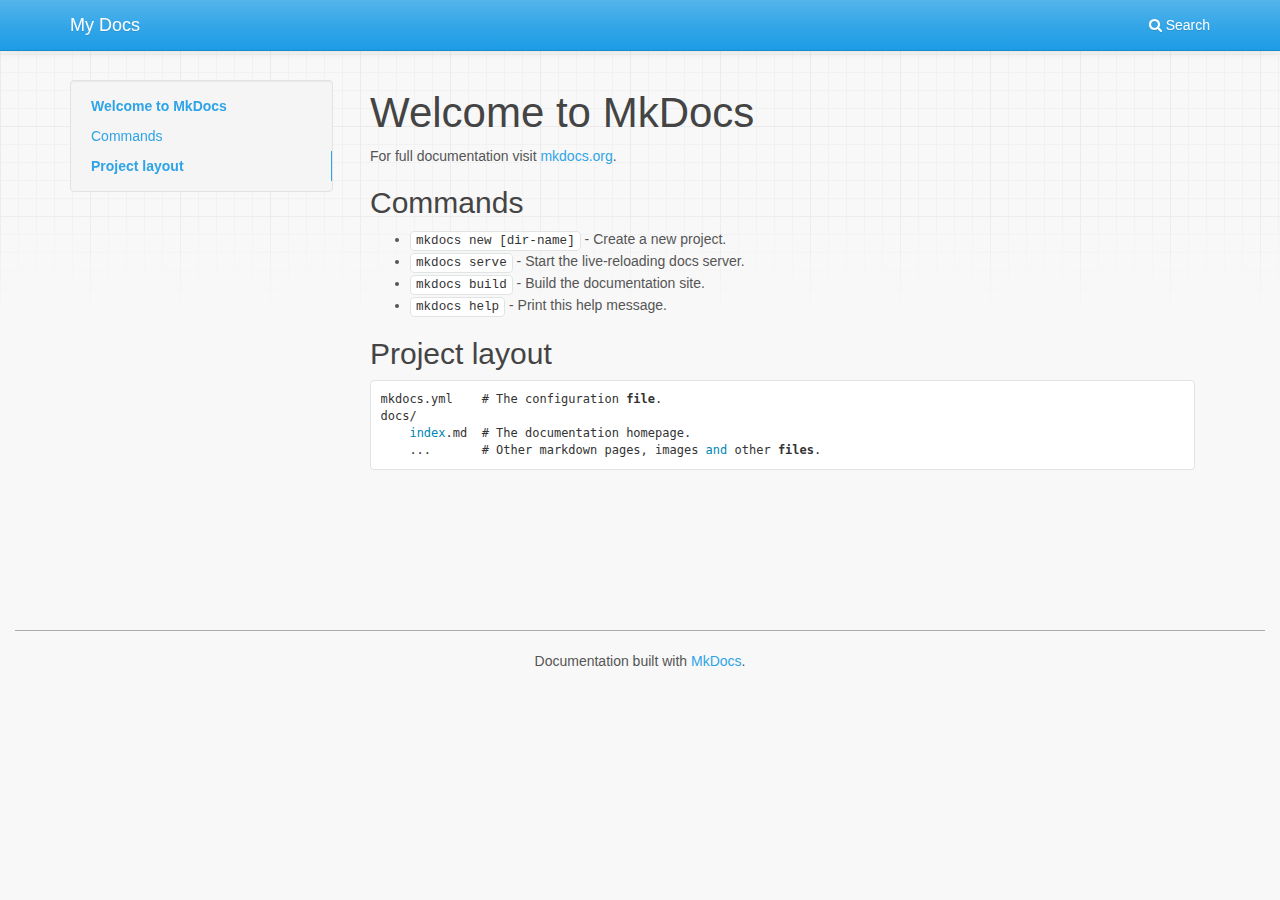
<file: index.html>
<!DOCTYPE html>
<html lang="en">
    <head>
        <meta charset="utf-8">
        <meta http-equiv="X-UA-Compatible" content="IE=edge">
        <meta name="viewport" content="width=device-width, initial-scale=1.0">
        <meta name="description" content="None">
        
        
        <link rel="shortcut icon" href="./img/favicon.ico">
        <title>My Docs</title>
        <link href="./css/bootstrap-custom.min.css" rel="stylesheet">
        <link href="./css/font-awesome-4.5.0.css" rel="stylesheet">
        <link href="./css/base.css" rel="stylesheet">
        <link rel="stylesheet" href="./css/highlight.css">
        <!-- HTML5 shim and Respond.js IE8 support of HTML5 elements and media queries -->
        <!--[if lt IE 9]>
            <script src="https://oss.maxcdn.com/libs/html5shiv/3.7.0/html5shiv.js"></script>
            <script src="https://oss.maxcdn.com/libs/respond.js/1.3.0/respond.min.js"></script>
        <![endif]-->
	
	<script src="./js/jquery-1.10.2.min.js"></script>
        <script src="./js/bootstrap-3.0.3.min.js"></script>
        <script src="./js/highlight.pack.js"></script> 
    </head>

    <body class="homepage">

        <div class="navbar navbar-default navbar-fixed-top" role="navigation">
    <div class="container">

        <!-- Collapsed navigation -->
        <div class="navbar-header">
            <a class="navbar-brand" href=".">My Docs</a>
        </div>

        <!-- Expanded navigation -->
        <div class="navbar-collapse collapse">

            <ul class="nav navbar-nav navbar-right">
                <li>
                    <a href="#" data-toggle="modal" data-target="#mkdocs_search_modal">
                        <i class="fa fa-search"></i> Search
                    </a>
                </li>
            </ul>
        </div>
    </div>
</div>

        <div class="container">
                <div class="col-md-3"><div class="bs-sidebar hidden-print affix well" role="complementary">
    <ul class="nav bs-sidenav">
        <li class="main active"><a href="#welcome-to-mkdocs">Welcome to MkDocs</a></li>
            <li><a href="#commands">Commands</a></li>
            <li><a href="#project-layout">Project layout</a></li>
    </ul>
</div></div>
                <div class="col-md-9" role="main">

<h1 id="welcome-to-mkdocs">Welcome to MkDocs</h1>
<p>For full documentation visit <a href="http://mkdocs.org">mkdocs.org</a>.</p>
<h2 id="commands">Commands</h2>
<ul>
<li><code>mkdocs new [dir-name]</code> - Create a new project.</li>
<li><code>mkdocs serve</code> - Start the live-reloading docs server.</li>
<li><code>mkdocs build</code> - Build the documentation site.</li>
<li><code>mkdocs help</code> - Print this help message.</li>
</ul>
<h2 id="project-layout">Project layout</h2>
<pre><code>mkdocs.yml    # The configuration file.
docs/
    index.md  # The documentation homepage.
    ...       # Other markdown pages, images and other files.
</code></pre></div>
        </div>

        <footer class="col-md-12">
            <hr>
            <p>Documentation built with <a href="http://www.mkdocs.org/">MkDocs</a>.</p>
        </footer>
        <script>var base_url = '.';</script>
        <script data-main="./mkdocs/js/search.js" src="./mkdocs/js/require.js"></script>
        <script src="./js/base.js"></script><div class="modal" id="mkdocs_search_modal" tabindex="-1" role="dialog" aria-labelledby="Search Modal" aria-hidden="true">
    <div class="modal-dialog">
        <div class="modal-content">
            <div class="modal-header">
                <button type="button" class="close" data-dismiss="modal"><span aria-hidden="true">&times;</span><span class="sr-only">Close</span></button>
                <h4 class="modal-title" id="exampleModalLabel">Search</h4>
            </div>
            <div class="modal-body">
                <p>
                    From here you can search these documents. Enter
                    your search terms below.
                </p>
                <form role="form">
                    <div class="form-group">
                        <input type="text" class="form-control" placeholder="Search..." id="mkdocs-search-query">
                    </div>
                </form>
                <div id="mkdocs-search-results"></div>
            </div>
            <div class="modal-footer">
            </div>
        </div>
    </div>
</div>

    </body>
</html>

<!--
MkDocs version : 0.16.3
Build Date UTC : 2019-11-26 18:38:14
-->
</file>
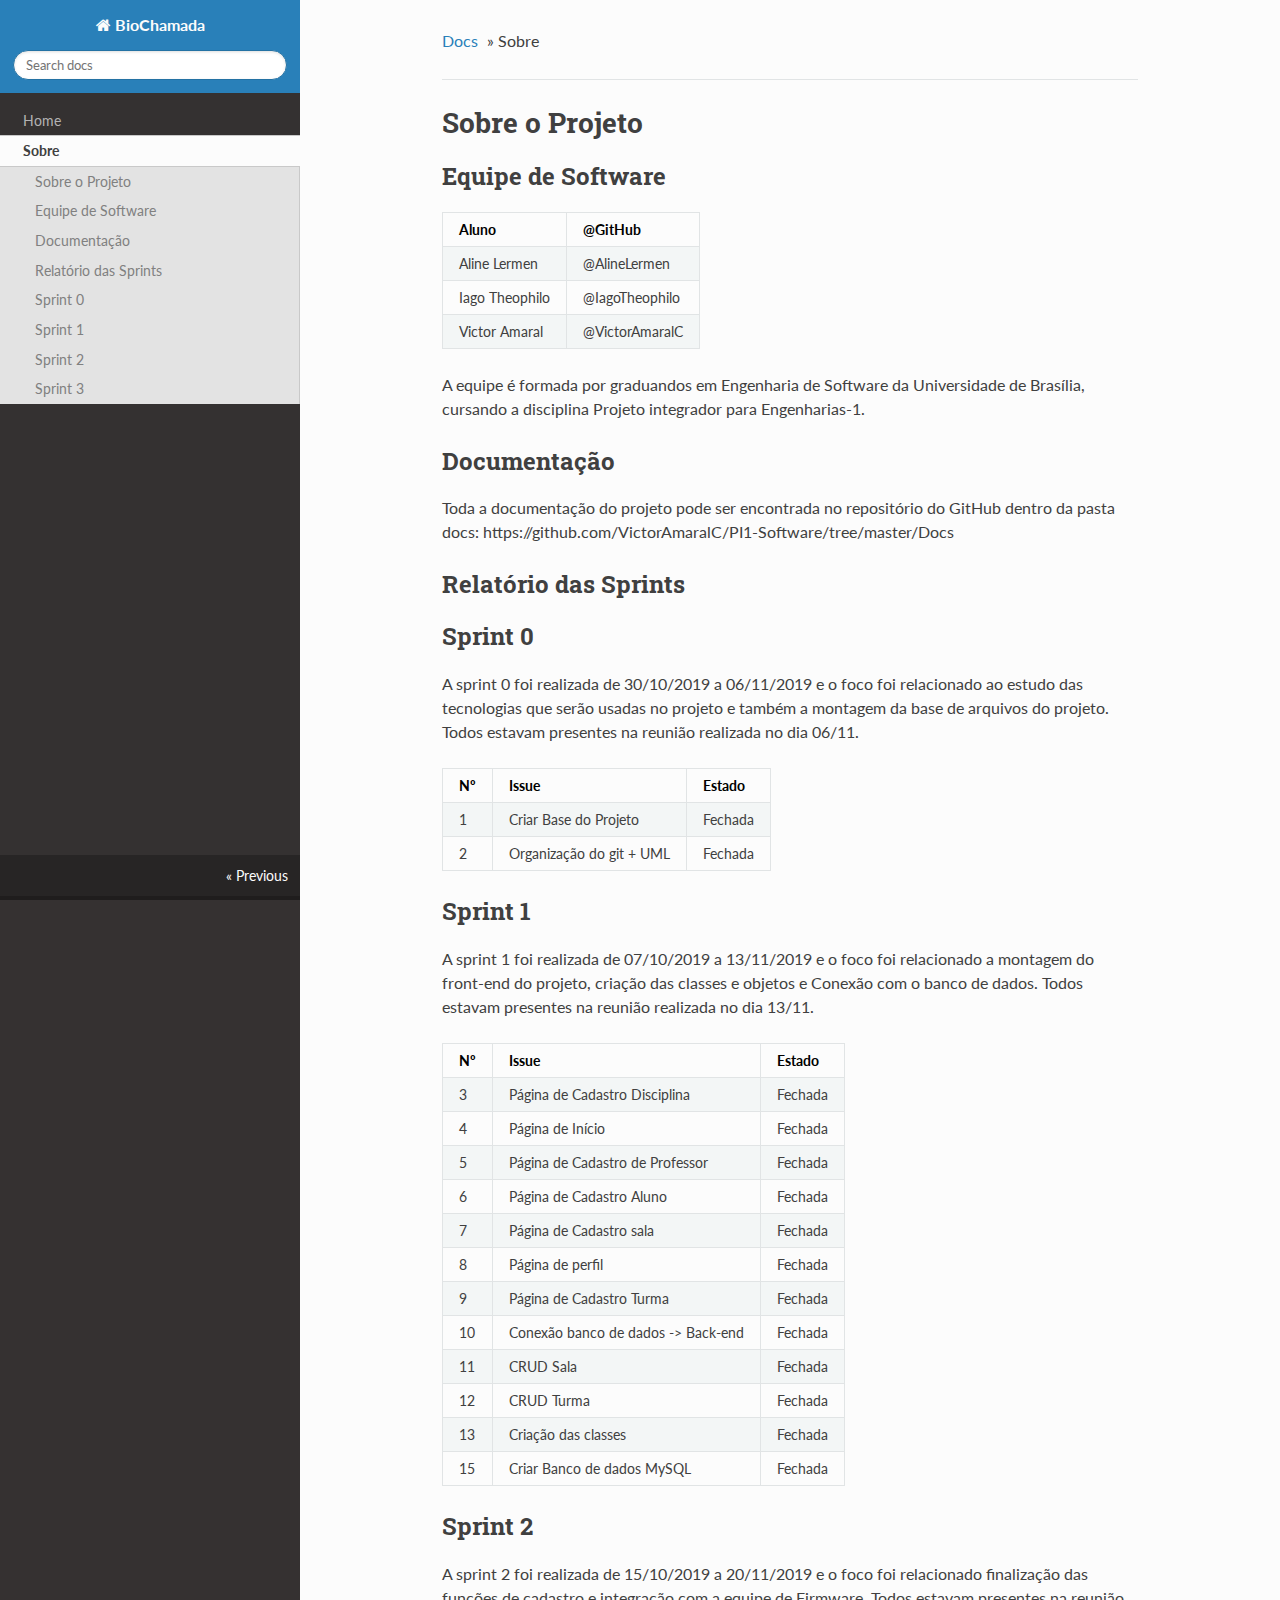
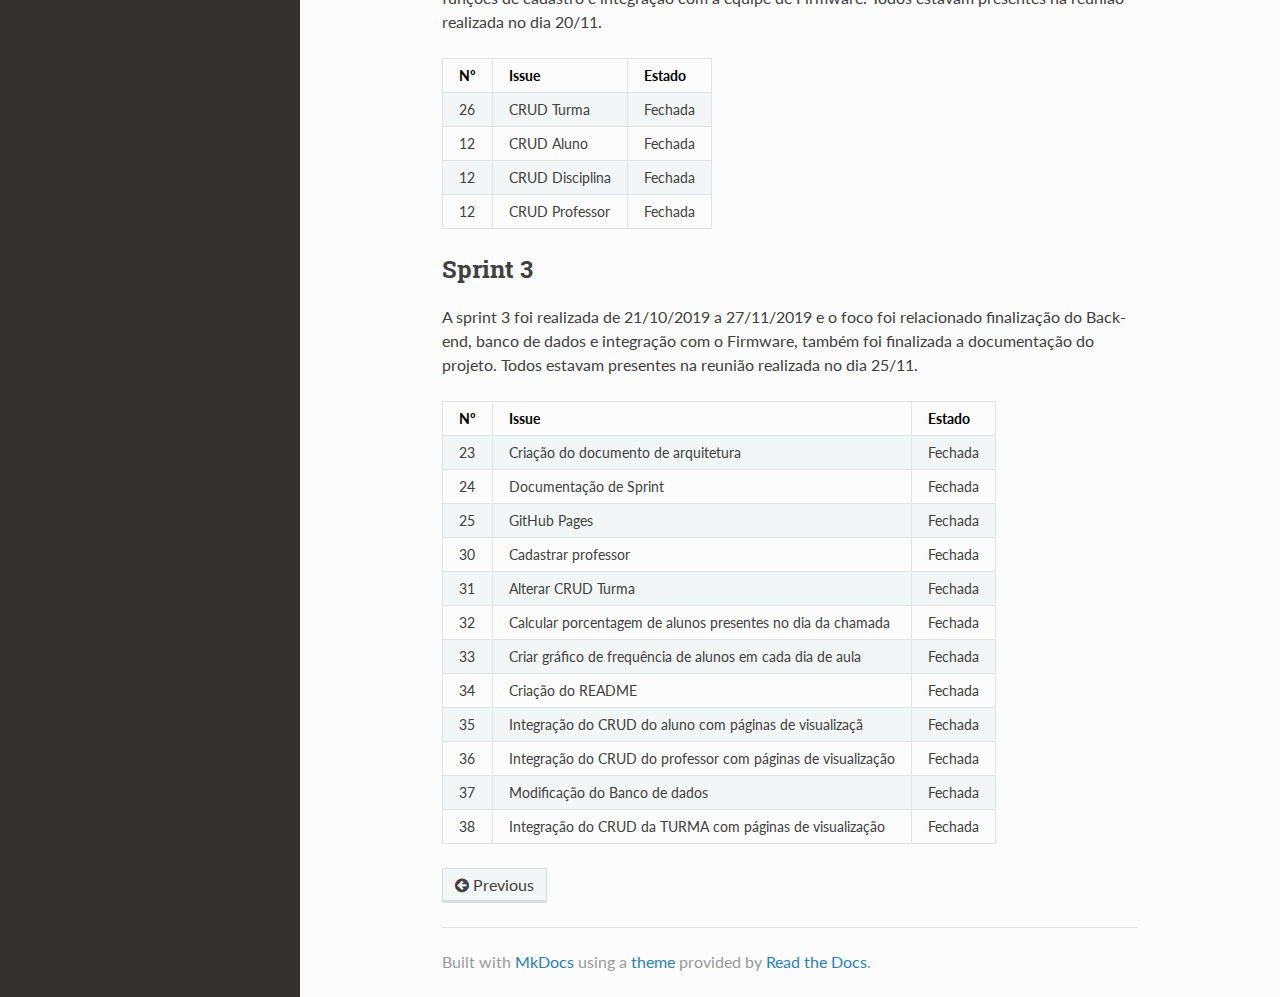
<file: sobre/index.html>
<!DOCTYPE html>
<!--[if IE 8]><html class="no-js lt-ie9" lang="en" > <![endif]-->
<!--[if gt IE 8]><!--> <html class="no-js" lang="en" > <!--<![endif]-->
<head>
  <meta charset="utf-8">
  <meta http-equiv="X-UA-Compatible" content="IE=edge">
  <meta name="viewport" content="width=device-width, initial-scale=1.0">
  
  
  <link rel="shortcut icon" href="../img/favicon.ico">
  <title>Sobre - BioChamada</title>
  <link href='https://fonts.googleapis.com/css?family=Lato:400,700|Roboto+Slab:400,700|Inconsolata:400,700' rel='stylesheet' type='text/css'>

  <link rel="stylesheet" href="../css/theme.css" type="text/css" />
  <link rel="stylesheet" href="../css/theme_extra.css" type="text/css" />
  <link rel="stylesheet" href="../css/highlight.css">
  
  <script>
    // Current page data
    var mkdocs_page_name = "Sobre";
    var mkdocs_page_input_path = "sobre.md";
    var mkdocs_page_url = "/sobre/";
  </script>
  
  <script src="../js/jquery-2.1.1.min.js"></script>
  <script src="../js/modernizr-2.8.3.min.js"></script>
  <script type="text/javascript" src="../js/highlight.pack.js"></script> 
  
</head>

<body class="wy-body-for-nav" role="document">

  <div class="wy-grid-for-nav">

    
    <nav data-toggle="wy-nav-shift" class="wy-nav-side stickynav">
      <div class="wy-side-nav-search">
        <a href=".." class="icon icon-home"> BioChamada</a>
        <div role="search">
  <form id ="rtd-search-form" class="wy-form" action="../search.html" method="get">
    <input type="text" name="q" placeholder="Search docs" />
  </form>
</div>
      </div>

      <div class="wy-menu wy-menu-vertical" data-spy="affix" role="navigation" aria-label="main navigation">
	<ul class="current">
	  
          
            <li class="toctree-l1">
		
    <a class="" href="..">Home</a>
	    </li>
          
            <li class="toctree-l1 current">
		
    <a class="current" href="./">Sobre</a>
    <ul class="subnav">
            
    <li class="toctree-l2"><a href="#sobre-o-projeto">Sobre o Projeto</a></li>
    
        <ul>
        
            <li><a class="toctree-l3" href="#equipe-de-software">Equipe de Software</a></li>
        
            <li><a class="toctree-l3" href="#documentacao">Documentação</a></li>
        
            <li><a class="toctree-l3" href="#relatorio-das-sprints">Relatório das Sprints</a></li>
        
            <li><a class="toctree-l3" href="#sprint-0">Sprint 0</a></li>
        
            <li><a class="toctree-l3" href="#sprint-1">Sprint 1</a></li>
        
            <li><a class="toctree-l3" href="#sprint-2">Sprint 2</a></li>
        
            <li><a class="toctree-l3" href="#sprint-3">Sprint 3</a></li>
        
        </ul>
    

    </ul>
	    </li>
          
        </ul>
      </div>
      &nbsp;
    </nav>

    <section data-toggle="wy-nav-shift" class="wy-nav-content-wrap">

      
      <nav class="wy-nav-top" role="navigation" aria-label="top navigation">
        <i data-toggle="wy-nav-top" class="fa fa-bars"></i>
        <a href="..">BioChamada</a>
      </nav>

      
      <div class="wy-nav-content">
        <div class="rst-content">
          <div role="navigation" aria-label="breadcrumbs navigation">
  <ul class="wy-breadcrumbs">
    <li><a href="..">Docs</a> &raquo;</li>
    
      
    
    <li>Sobre</li>
    <li class="wy-breadcrumbs-aside">
      
    </li>
  </ul>
  <hr/>
</div>
          <div role="main">
            <div class="section">
              
                <h1 id="sobre-o-projeto">Sobre o Projeto</h1>
<h2 id="equipe-de-software">Equipe de Software</h2>
<table>
<thead>
<tr>
<th>Aluno</th>
<th>@GitHub</th>
</tr>
</thead>
<tbody>
<tr>
<td>Aline Lermen</td>
<td>@AlineLermen</td>
</tr>
<tr>
<td>Iago Theophilo</td>
<td>@IagoTheophilo</td>
</tr>
<tr>
<td>Victor Amaral</td>
<td>@VictorAmaralC</td>
</tr>
</tbody>
</table>
<p>A equipe é formada por graduandos em Engenharia de Software da Universidade de Brasília, cursando a disciplina Projeto integrador para Engenharias-1.</p>
<h2 id="documentacao">Documentação</h2>
<p>Toda a documentação do projeto pode ser encontrada no repositório do GitHub dentro da pasta docs: https://github.com/VictorAmaralC/PI1-Software/tree/master/Docs</p>
<h2 id="relatorio-das-sprints">Relatório das Sprints</h2>
<h2 id="sprint-0">Sprint 0</h2>
<p>A sprint 0 foi realizada de 30/10/2019 a 06/11/2019 e o foco foi relacionado ao estudo das tecnologias que serão usadas no projeto e também a montagem da base de arquivos do projeto. Todos estavam presentes na reunião realizada no dia 06/11.</p>
<table>
<thead>
<tr>
<th>Nº</th>
<th>Issue</th>
<th>Estado</th>
</tr>
</thead>
<tbody>
<tr>
<td>1</td>
<td>Criar Base do Projeto</td>
<td>Fechada</td>
</tr>
<tr>
<td>2</td>
<td>Organização do git + UML</td>
<td>Fechada</td>
</tr>
</tbody>
</table>
<h2 id="sprint-1">Sprint 1</h2>
<p>A sprint 1 foi realizada de 07/10/2019 a 13/11/2019 e o foco foi relacionado a montagem do front-end do projeto, criação das classes e objetos e Conexão com o banco de dados. Todos estavam presentes na reunião realizada no dia 13/11.</p>
<table>
<thead>
<tr>
<th>Nº</th>
<th>Issue</th>
<th>Estado</th>
</tr>
</thead>
<tbody>
<tr>
<td>3</td>
<td>Página de Cadastro Disciplina</td>
<td>Fechada</td>
</tr>
<tr>
<td>4</td>
<td>Página de Início</td>
<td>Fechada</td>
</tr>
<tr>
<td>5</td>
<td>Página de Cadastro de Professor</td>
<td>Fechada</td>
</tr>
<tr>
<td>6</td>
<td>Página de Cadastro Aluno</td>
<td>Fechada</td>
</tr>
<tr>
<td>7</td>
<td>Página de Cadastro sala</td>
<td>Fechada</td>
</tr>
<tr>
<td>8</td>
<td>Página de perfil</td>
<td>Fechada</td>
</tr>
<tr>
<td>9</td>
<td>Página de Cadastro Turma</td>
<td>Fechada</td>
</tr>
<tr>
<td>10</td>
<td>Conexão banco de dados -&gt; Back-end</td>
<td>Fechada</td>
</tr>
<tr>
<td>11</td>
<td>CRUD Sala</td>
<td>Fechada</td>
</tr>
<tr>
<td>12</td>
<td>CRUD Turma</td>
<td>Fechada</td>
</tr>
<tr>
<td>13</td>
<td>Criação das classes</td>
<td>Fechada</td>
</tr>
<tr>
<td>15</td>
<td>Criar Banco de dados MySQL</td>
<td>Fechada</td>
</tr>
</tbody>
</table>
<h2 id="sprint-2">Sprint 2</h2>
<p>A sprint 2 foi realizada de 15/10/2019 a 20/11/2019 e o foco foi relacionado finalização das funções de cadastro e integração com a equipe de Firmware. Todos estavam presentes na reunião realizada no dia 20/11.</p>
<table>
<thead>
<tr>
<th>Nº</th>
<th>Issue</th>
<th>Estado</th>
</tr>
</thead>
<tbody>
<tr>
<td>26</td>
<td>CRUD Turma</td>
<td>Fechada</td>
</tr>
<tr>
<td>12</td>
<td>CRUD Aluno</td>
<td>Fechada</td>
</tr>
<tr>
<td>12</td>
<td>CRUD Disciplina</td>
<td>Fechada</td>
</tr>
<tr>
<td>12</td>
<td>CRUD Professor</td>
<td>Fechada</td>
</tr>
</tbody>
</table>
<h2 id="sprint-3">Sprint 3</h2>
<p>A sprint 3 foi realizada de 21/10/2019 a 27/11/2019 e o foco foi relacionado finalização do Back-end, banco de dados e integração com o Firmware, também foi finalizada a documentação do projeto. Todos estavam presentes na reunião realizada no dia 25/11.</p>
<table>
<thead>
<tr>
<th>Nº</th>
<th>Issue</th>
<th>Estado</th>
</tr>
</thead>
<tbody>
<tr>
<td>23</td>
<td>Criação do documento de arquitetura</td>
<td>Fechada</td>
</tr>
<tr>
<td>24</td>
<td>Documentação de Sprint</td>
<td>Fechada</td>
</tr>
<tr>
<td>25</td>
<td>GitHub Pages</td>
<td>Fechada</td>
</tr>
<tr>
<td>30</td>
<td>Cadastrar professor</td>
<td>Fechada</td>
</tr>
<tr>
<td>31</td>
<td>Alterar CRUD Turma</td>
<td>Fechada</td>
</tr>
<tr>
<td>32</td>
<td>Calcular porcentagem de alunos presentes no dia da chamada</td>
<td>Fechada</td>
</tr>
<tr>
<td>33</td>
<td>Criar gráfico de frequência de alunos em cada dia de aula</td>
<td>Fechada</td>
</tr>
<tr>
<td>34</td>
<td>Criação do README</td>
<td>Fechada</td>
</tr>
<tr>
<td>35</td>
<td>Integração do CRUD do aluno com páginas de visualizaçã</td>
<td>Fechada</td>
</tr>
<tr>
<td>36</td>
<td>Integração do CRUD do professor com páginas de visualização</td>
<td>Fechada</td>
</tr>
<tr>
<td>37</td>
<td>Modificação do Banco de dados</td>
<td>Fechada</td>
</tr>
<tr>
<td>38</td>
<td>Integração do CRUD da TURMA com páginas de visualização</td>
<td>Fechada</td>
</tr>
</tbody>
</table>
              
            </div>
          </div>
          <footer>
  
    <div class="rst-footer-buttons" role="navigation" aria-label="footer navigation">
      
      
        <a href=".." class="btn btn-neutral" title="Home"><span class="icon icon-circle-arrow-left"></span> Previous</a>
      
    </div>
  

  <hr/>

  <div role="contentinfo">
    <!-- Copyright etc -->
    
  </div>

  Built with <a href="http://www.mkdocs.org">MkDocs</a> using a <a href="https://github.com/snide/sphinx_rtd_theme">theme</a> provided by <a href="https://readthedocs.org">Read the Docs</a>.
</footer>
	  
        </div>
      </div>

    </section>
    
  </div>

  <div class="rst-versions" role="note" style="cursor: pointer">
    <span class="rst-current-version" data-toggle="rst-current-version">
      
      
        <span><a href=".." style="color: #fcfcfc;">&laquo; Previous</a></span>
      
      
    </span>
</div>
    <script src="../js/theme.js"></script>

</body>
</html>
</file>
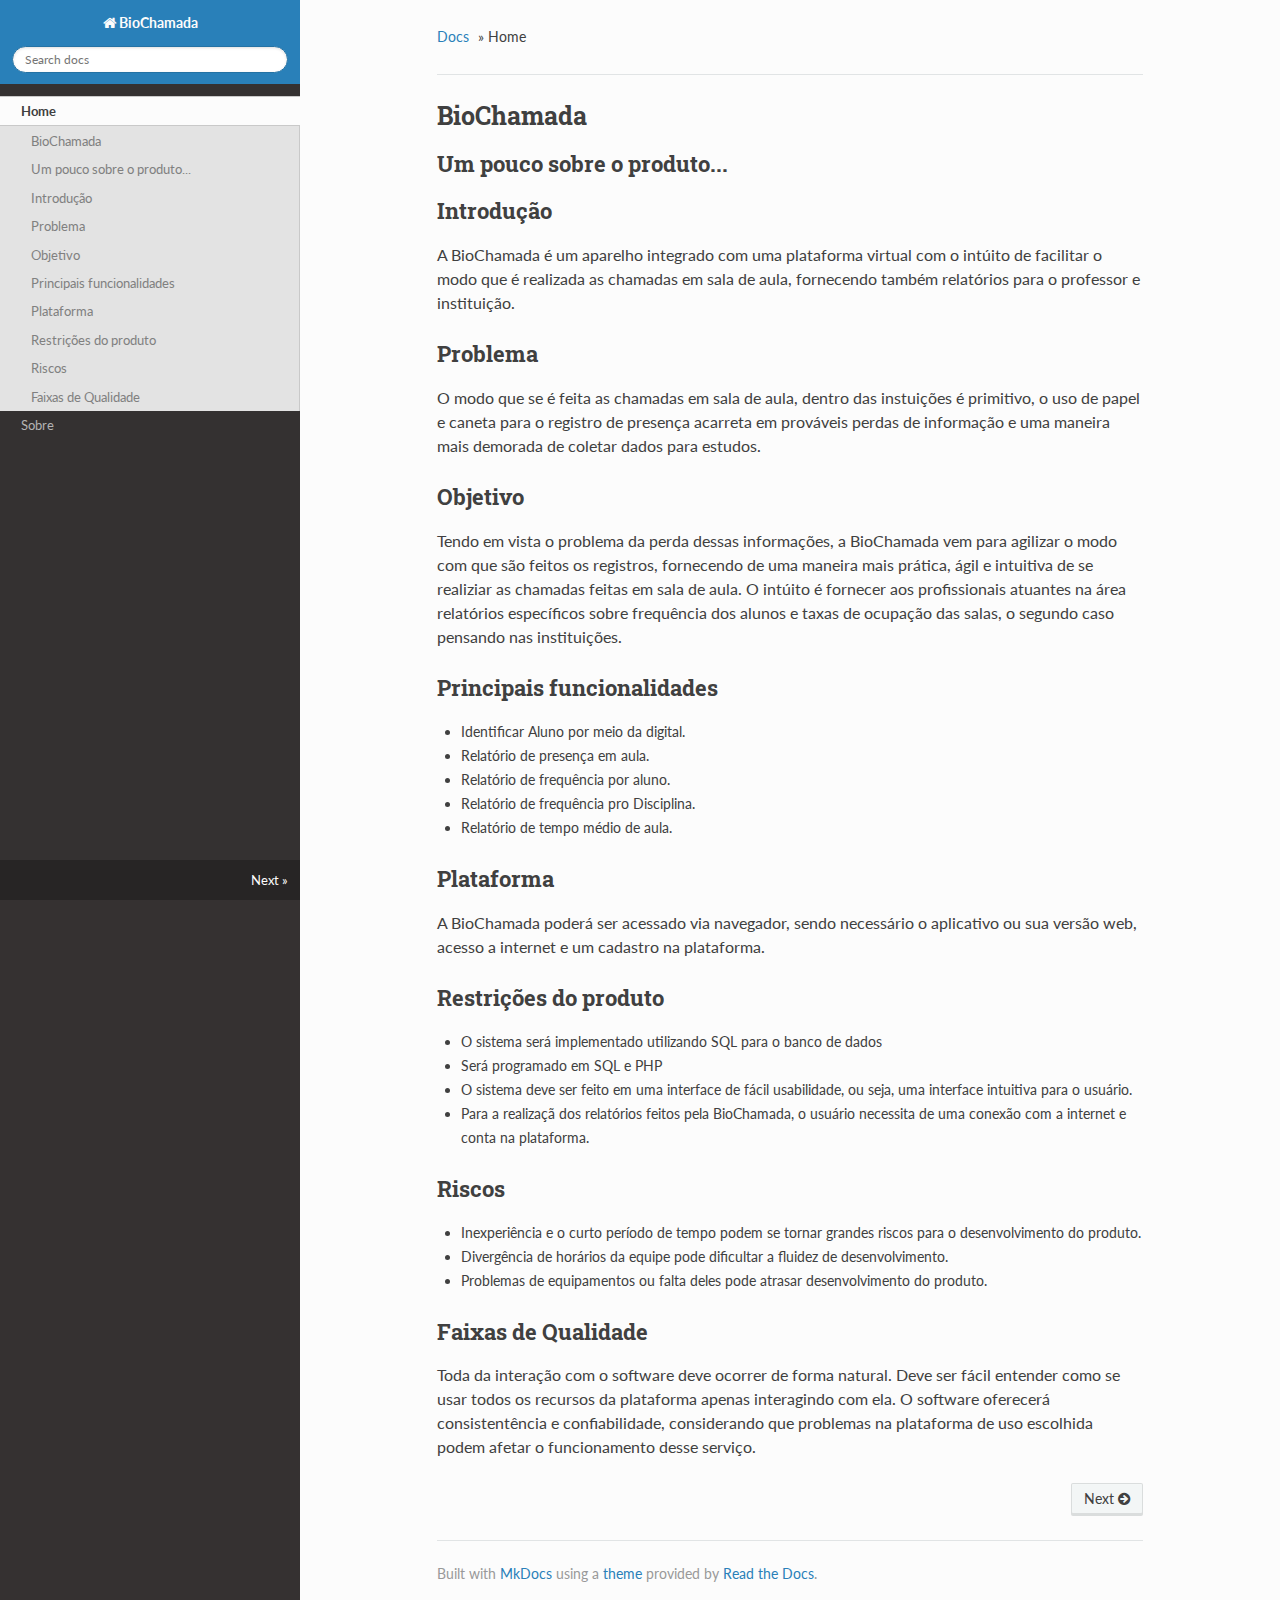
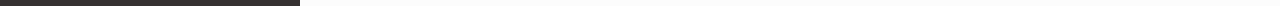
<file: gh_pages/site/index.html>
<!DOCTYPE html>
<!--[if IE 8]><html class="no-js lt-ie9" lang="en" > <![endif]-->
<!--[if gt IE 8]><!--> <html class="no-js" lang="en" > <!--<![endif]-->
<head>
  <meta charset="utf-8">
  <meta name="viewport" content="width=device-width, initial-scale=1.0">
  
  <title>BioChamada</title>
  

  <link rel="shortcut icon" href="./img/favicon.ico">

  
  <link href='https://fonts.googleapis.com/css?family=Lato:400,700|Roboto+Slab:400,700|Inconsolata:400,700' rel='stylesheet' type='text/css'>

  <link rel="stylesheet" href="./css/theme.css" type="text/css" />
  <link rel="stylesheet" href="./css/theme_extra.css" type="text/css" />
  <link rel="stylesheet" href="./css/highlight.css">

  
  <script>
    // Current page data
    var mkdocs_page_name = "None";
  </script>
  
  <script src="./js/jquery-2.1.1.min.js"></script>
  <script src="./js/modernizr-2.8.3.min.js"></script>
  <script type="text/javascript" src="./js/highlight.pack.js"></script>
  <script src="./js/theme.js"></script> 

  
</head>

<body class="wy-body-for-nav" role="document">

  <div class="wy-grid-for-nav">

    
    <nav data-toggle="wy-nav-shift" class="wy-nav-side stickynav">
      <div class="wy-side-nav-search">
        <a href="." class="icon icon-home"> BioChamada</a>
        <div role="search">
  <form id ="rtd-search-form" class="wy-form" action="./search.html" method="get">
    <input type="text" name="q" placeholder="Search docs" />
  </form>
</div>
      </div>

      <div class="wy-menu wy-menu-vertical" data-spy="affix" role="navigation" aria-label="main navigation">
        <ul class="current">
          
            <li>
    <li class="toctree-l1 current">
        <a class="current" href=".">Home</a>
        
            <ul>
            
                <li class="toctree-l3"><a href="#biochamada">BioChamada</a></li>
                
                    <li><a class="toctree-l4" href="#um-pouco-sobre-o-produto">Um pouco sobre o produto...</a></li>
                
                    <li><a class="toctree-l4" href="#introducao">Introdução</a></li>
                
                    <li><a class="toctree-l4" href="#problema">Problema</a></li>
                
                    <li><a class="toctree-l4" href="#objetivo">Objetivo</a></li>
                
                    <li><a class="toctree-l4" href="#principais-funcionalidades">Principais funcionalidades</a></li>
                
                    <li><a class="toctree-l4" href="#plataforma">Plataforma</a></li>
                
                    <li><a class="toctree-l4" href="#restricoes-do-produto">Restrições do produto</a></li>
                
                    <li><a class="toctree-l4" href="#riscos">Riscos</a></li>
                
                    <li><a class="toctree-l4" href="#faixas-de-qualidade">Faixas de Qualidade</a></li>
                
            
            </ul>
        
    </li>
<li>
          
            <li>
    <li class="toctree-l1 ">
        <a class="" href="sobre/">Sobre</a>
        
    </li>
<li>
          
        </ul>
      </div>
      &nbsp;
    </nav>

    <section data-toggle="wy-nav-shift" class="wy-nav-content-wrap">

      
      <nav class="wy-nav-top" role="navigation" aria-label="top navigation">
        <i data-toggle="wy-nav-top" class="fa fa-bars"></i>
        <a href=".">BioChamada</a>
      </nav>

      
      <div class="wy-nav-content">
        <div class="rst-content">
          <div role="navigation" aria-label="breadcrumbs navigation">
  <ul class="wy-breadcrumbs">
    <li><a href=".">Docs</a> &raquo;</li>
    
      
    
    <li>Home</li>
    <li class="wy-breadcrumbs-aside">
      
    </li>
  </ul>
  <hr/>
</div>
          <div role="main">
            <div class="section">
              
                <h1 id="biochamada">BioChamada</h1>
<h2 id="um-pouco-sobre-o-produto">Um pouco sobre o produto...</h2>
<h2 id="introducao">Introdução</h2>
<p>A BioChamada é um aparelho integrado com uma plataforma virtual com o intúito de facilitar o modo que é realizada as chamadas em sala de aula, fornecendo também relatórios para o professor e instituição.</p>
<h2 id="problema">Problema</h2>
<p>O modo que se é feita as chamadas em sala de aula, dentro das instuições é primitivo, o uso de papel e caneta para o registro de presença acarreta em prováveis perdas de informação e uma maneira mais demorada de coletar dados para estudos.</p>
<h2 id="objetivo">Objetivo</h2>
<p>Tendo em vista o problema da perda dessas informações, a BioChamada vem para agilizar o modo com que são feitos os registros, fornecendo de uma maneira mais prática, ágil e intuitiva de se realiziar as chamadas feitas em sala de aula. O intúito é fornecer aos profissionais atuantes na área relatórios específicos sobre frequência dos alunos e taxas de ocupação das salas, o segundo caso pensando nas instituições.</p>
<h2 id="principais-funcionalidades">Principais funcionalidades</h2>
<ul>
<li>Identificar Aluno por meio da digital.</li>
<li>Relatório de presença em aula.</li>
<li>Relatório de frequência por aluno.</li>
<li>Relatório de frequência pro Disciplina.</li>
<li>Relatório de tempo médio de aula.</li>
</ul>
<h2 id="plataforma">Plataforma</h2>
<p>A BioChamada poderá ser acessado via navegador, sendo necessário o aplicativo ou sua versão web, acesso a internet e um cadastro na plataforma.</p>
<h2 id="restricoes-do-produto">Restrições do produto</h2>
<ul>
<li>O sistema será implementado utilizando SQL para o banco de dados</li>
<li>Será programado em SQL e PHP</li>
<li>O sistema deve ser feito em uma interface de fácil usabilidade, ou seja, uma interface intuitiva para o usuário.</li>
<li>Para a realizaçã dos relatórios feitos pela BioChamada, o usuário necessita de uma conexão com a internet e conta na plataforma.</li>
</ul>
<h2 id="riscos">Riscos</h2>
<ul>
<li>Inexperiência e o curto período de tempo podem se tornar grandes riscos para o desenvolvimento do produto.</li>
<li>Divergência de horários da equipe pode dificultar a fluidez de desenvolvimento.</li>
<li>Problemas de equipamentos ou falta deles pode atrasar desenvolvimento do produto.</li>
</ul>
<h2 id="faixas-de-qualidade">Faixas de Qualidade</h2>
<p>Toda da interação com o software deve ocorrer de forma natural. Deve ser fácil entender como se usar todos os recursos da plataforma apenas interagindo com ela. O software oferecerá consistentência e confiabilidade, considerando que problemas na plataforma de uso escolhida podem afetar o funcionamento desse serviço.</p>
              
            </div>
          </div>
          <footer>
  
    <div class="rst-footer-buttons" role="navigation" aria-label="footer navigation">
      
        <a href="sobre/" class="btn btn-neutral float-right" title="Sobre"/>Next <span class="icon icon-circle-arrow-right"></span></a>
      
      
    </div>
  

  <hr/>

  <div role="contentinfo">
    <!-- Copyright etc -->
    
  </div>

  Built with <a href="http://www.mkdocs.org">MkDocs</a> using a <a href="https://github.com/snide/sphinx_rtd_theme">theme</a> provided by <a href="https://readthedocs.org">Read the Docs</a>.
</footer>
	  
        </div>
      </div>

    </section>

  </div>

<div class="rst-versions" role="note" style="cursor: pointer">
    <span class="rst-current-version" data-toggle="rst-current-version">
      
      
      
        <span style="margin-left: 15px"><a href="sobre/" style="color: #fcfcfc">Next &raquo;</a></span>
      
    </span>
</div>

</body>
</html>

<!--
MkDocs version : 0.14.0
Build Date UTC : 2019-11-30 03:49:57.763138
-->
</file>
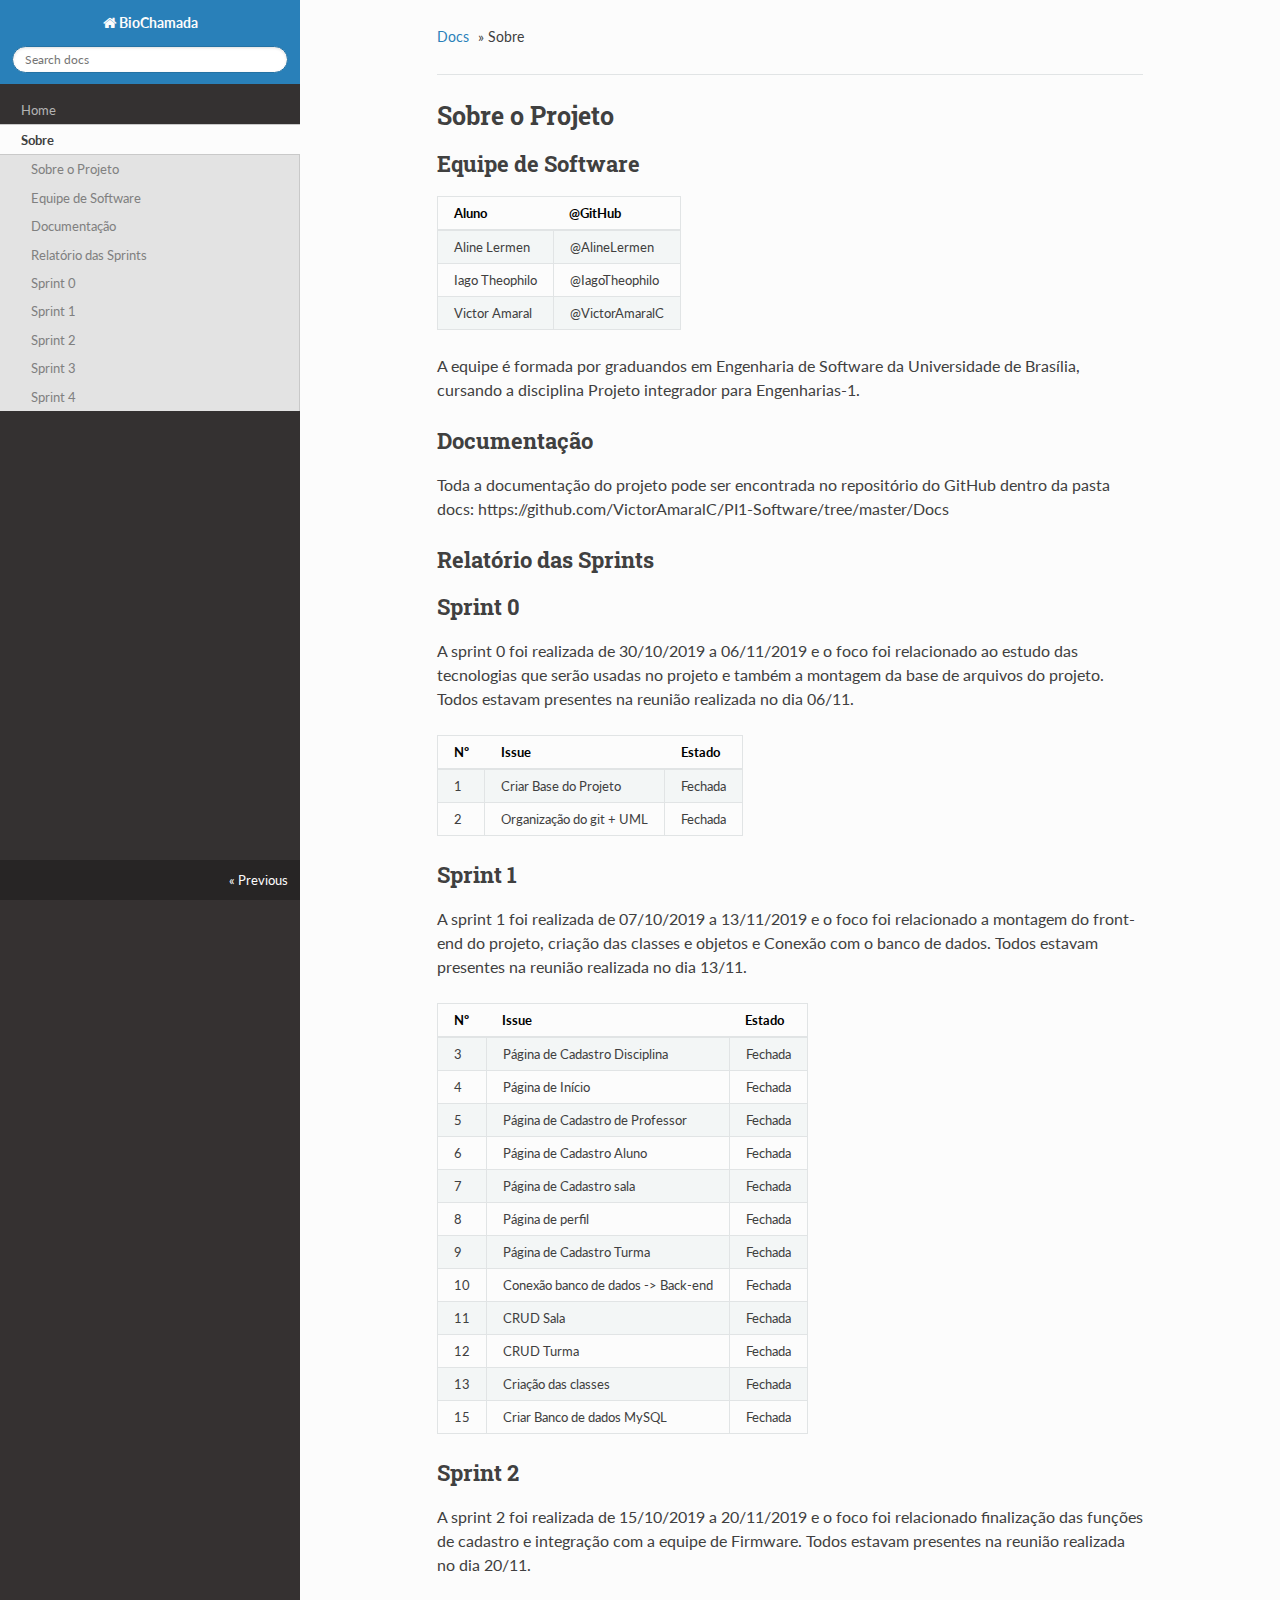
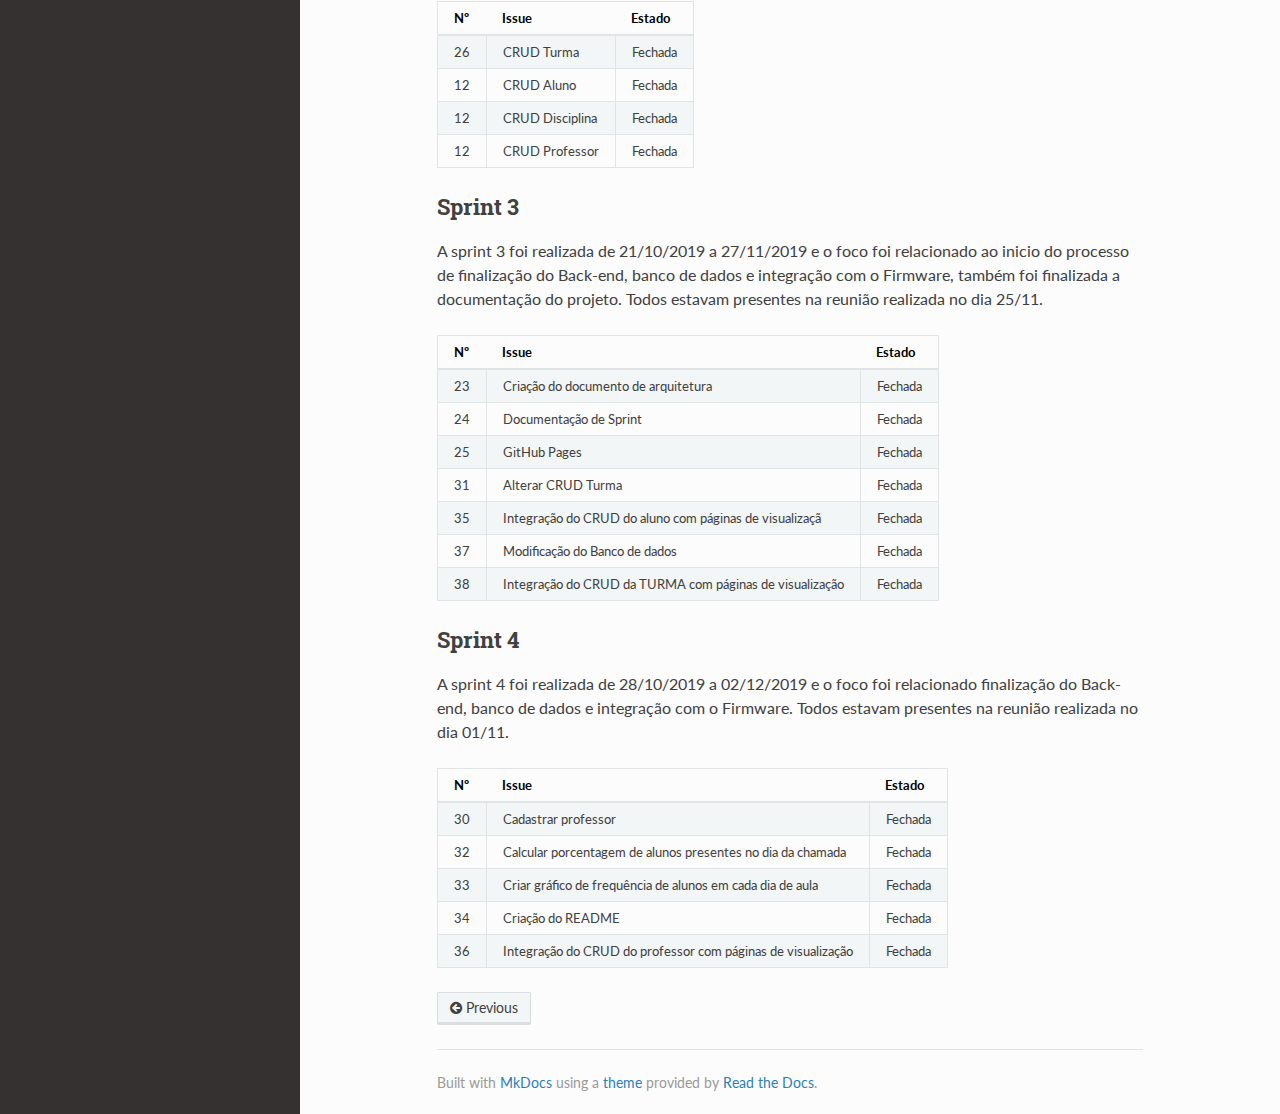
<file: gh_pages/site/sobre/index.html>
<!DOCTYPE html>
<!--[if IE 8]><html class="no-js lt-ie9" lang="en" > <![endif]-->
<!--[if gt IE 8]><!--> <html class="no-js" lang="en" > <!--<![endif]-->
<head>
  <meta charset="utf-8">
  <meta name="viewport" content="width=device-width, initial-scale=1.0">
  
  <title>Sobre - BioChamada</title>
  

  <link rel="shortcut icon" href="../img/favicon.ico">

  
  <link href='https://fonts.googleapis.com/css?family=Lato:400,700|Roboto+Slab:400,700|Inconsolata:400,700' rel='stylesheet' type='text/css'>

  <link rel="stylesheet" href="../css/theme.css" type="text/css" />
  <link rel="stylesheet" href="../css/theme_extra.css" type="text/css" />
  <link rel="stylesheet" href="../css/highlight.css">

  
  <script>
    // Current page data
    var mkdocs_page_name = "Sobre";
  </script>
  
  <script src="../js/jquery-2.1.1.min.js"></script>
  <script src="../js/modernizr-2.8.3.min.js"></script>
  <script type="text/javascript" src="../js/highlight.pack.js"></script>
  <script src="../js/theme.js"></script> 

  
</head>

<body class="wy-body-for-nav" role="document">

  <div class="wy-grid-for-nav">

    
    <nav data-toggle="wy-nav-shift" class="wy-nav-side stickynav">
      <div class="wy-side-nav-search">
        <a href=".." class="icon icon-home"> BioChamada</a>
        <div role="search">
  <form id ="rtd-search-form" class="wy-form" action="../search.html" method="get">
    <input type="text" name="q" placeholder="Search docs" />
  </form>
</div>
      </div>

      <div class="wy-menu wy-menu-vertical" data-spy="affix" role="navigation" aria-label="main navigation">
        <ul class="current">
          
            <li>
    <li class="toctree-l1 ">
        <a class="" href="..">Home</a>
        
    </li>
<li>
          
            <li>
    <li class="toctree-l1 current">
        <a class="current" href="./">Sobre</a>
        
            <ul>
            
                <li class="toctree-l3"><a href="#sobre-o-projeto">Sobre o Projeto</a></li>
                
                    <li><a class="toctree-l4" href="#equipe-de-software">Equipe de Software</a></li>
                
                    <li><a class="toctree-l4" href="#documentacao">Documentação</a></li>
                
                    <li><a class="toctree-l4" href="#relatorio-das-sprints">Relatório das Sprints</a></li>
                
                    <li><a class="toctree-l4" href="#sprint-0">Sprint 0</a></li>
                
                    <li><a class="toctree-l4" href="#sprint-1">Sprint 1</a></li>
                
                    <li><a class="toctree-l4" href="#sprint-2">Sprint 2</a></li>
                
                    <li><a class="toctree-l4" href="#sprint-3">Sprint 3</a></li>
                
                    <li><a class="toctree-l4" href="#sprint-4">Sprint 4</a></li>
                
            
            </ul>
        
    </li>
<li>
          
        </ul>
      </div>
      &nbsp;
    </nav>

    <section data-toggle="wy-nav-shift" class="wy-nav-content-wrap">

      
      <nav class="wy-nav-top" role="navigation" aria-label="top navigation">
        <i data-toggle="wy-nav-top" class="fa fa-bars"></i>
        <a href="..">BioChamada</a>
      </nav>

      
      <div class="wy-nav-content">
        <div class="rst-content">
          <div role="navigation" aria-label="breadcrumbs navigation">
  <ul class="wy-breadcrumbs">
    <li><a href="..">Docs</a> &raquo;</li>
    
      
    
    <li>Sobre</li>
    <li class="wy-breadcrumbs-aside">
      
    </li>
  </ul>
  <hr/>
</div>
          <div role="main">
            <div class="section">
              
                <h1 id="sobre-o-projeto">Sobre o Projeto</h1>
<h2 id="equipe-de-software">Equipe de Software</h2>
<table>
<thead>
<tr>
<th>Aluno</th>
<th>@GitHub</th>
</tr>
</thead>
<tbody>
<tr>
<td>Aline Lermen</td>
<td>@AlineLermen</td>
</tr>
<tr>
<td>Iago Theophilo</td>
<td>@IagoTheophilo</td>
</tr>
<tr>
<td>Victor Amaral</td>
<td>@VictorAmaralC</td>
</tr>
</tbody>
</table>
<p>A equipe é formada por graduandos em Engenharia de Software da Universidade de Brasília, cursando a disciplina Projeto integrador para Engenharias-1.</p>
<h2 id="documentacao">Documentação</h2>
<p>Toda a documentação do projeto pode ser encontrada no repositório do GitHub dentro da pasta docs: https://github.com/VictorAmaralC/PI1-Software/tree/master/Docs</p>
<h2 id="relatorio-das-sprints">Relatório das Sprints</h2>
<h2 id="sprint-0">Sprint 0</h2>
<p>A sprint 0 foi realizada de 30/10/2019 a 06/11/2019 e o foco foi relacionado ao estudo das tecnologias que serão usadas no projeto e também a montagem da base de arquivos do projeto. Todos estavam presentes na reunião realizada no dia 06/11.</p>
<table>
<thead>
<tr>
<th>Nº</th>
<th>Issue</th>
<th>Estado</th>
</tr>
</thead>
<tbody>
<tr>
<td>1</td>
<td>Criar Base do Projeto</td>
<td>Fechada</td>
</tr>
<tr>
<td>2</td>
<td>Organização do git + UML</td>
<td>Fechada</td>
</tr>
</tbody>
</table>
<h2 id="sprint-1">Sprint 1</h2>
<p>A sprint 1 foi realizada de 07/10/2019 a 13/11/2019 e o foco foi relacionado a montagem do front-end do projeto, criação das classes e objetos e Conexão com o banco de dados. Todos estavam presentes na reunião realizada no dia 13/11.</p>
<table>
<thead>
<tr>
<th>Nº</th>
<th>Issue</th>
<th>Estado</th>
</tr>
</thead>
<tbody>
<tr>
<td>3</td>
<td>Página de Cadastro Disciplina</td>
<td>Fechada</td>
</tr>
<tr>
<td>4</td>
<td>Página de Início</td>
<td>Fechada</td>
</tr>
<tr>
<td>5</td>
<td>Página de Cadastro de Professor</td>
<td>Fechada</td>
</tr>
<tr>
<td>6</td>
<td>Página de Cadastro Aluno</td>
<td>Fechada</td>
</tr>
<tr>
<td>7</td>
<td>Página de Cadastro sala</td>
<td>Fechada</td>
</tr>
<tr>
<td>8</td>
<td>Página de perfil</td>
<td>Fechada</td>
</tr>
<tr>
<td>9</td>
<td>Página de Cadastro Turma</td>
<td>Fechada</td>
</tr>
<tr>
<td>10</td>
<td>Conexão banco de dados -&gt; Back-end</td>
<td>Fechada</td>
</tr>
<tr>
<td>11</td>
<td>CRUD Sala</td>
<td>Fechada</td>
</tr>
<tr>
<td>12</td>
<td>CRUD Turma</td>
<td>Fechada</td>
</tr>
<tr>
<td>13</td>
<td>Criação das classes</td>
<td>Fechada</td>
</tr>
<tr>
<td>15</td>
<td>Criar Banco de dados MySQL</td>
<td>Fechada</td>
</tr>
</tbody>
</table>
<h2 id="sprint-2">Sprint 2</h2>
<p>A sprint 2 foi realizada de 15/10/2019 a 20/11/2019 e o foco foi relacionado finalização das funções de cadastro e integração com a equipe de Firmware. Todos estavam presentes na reunião realizada no dia 20/11.</p>
<table>
<thead>
<tr>
<th>Nº</th>
<th>Issue</th>
<th>Estado</th>
</tr>
</thead>
<tbody>
<tr>
<td>26</td>
<td>CRUD Turma</td>
<td>Fechada</td>
</tr>
<tr>
<td>12</td>
<td>CRUD Aluno</td>
<td>Fechada</td>
</tr>
<tr>
<td>12</td>
<td>CRUD Disciplina</td>
<td>Fechada</td>
</tr>
<tr>
<td>12</td>
<td>CRUD Professor</td>
<td>Fechada</td>
</tr>
</tbody>
</table>
<h2 id="sprint-3">Sprint 3</h2>
<p>A sprint 3 foi realizada de 21/10/2019 a 27/11/2019 e o foco foi relacionado ao inicio do processo de finalização do Back-end, banco de dados e integração com o Firmware, também foi finalizada a documentação do projeto. Todos estavam presentes na reunião realizada no dia 25/11.</p>
<table>
<thead>
<tr>
<th>Nº</th>
<th>Issue</th>
<th>Estado</th>
</tr>
</thead>
<tbody>
<tr>
<td>23</td>
<td>Criação do documento de arquitetura</td>
<td>Fechada</td>
</tr>
<tr>
<td>24</td>
<td>Documentação de Sprint</td>
<td>Fechada</td>
</tr>
<tr>
<td>25</td>
<td>GitHub Pages</td>
<td>Fechada</td>
</tr>
<tr>
<td>31</td>
<td>Alterar CRUD Turma</td>
<td>Fechada</td>
</tr>
<tr>
<td>35</td>
<td>Integração do CRUD do aluno com páginas de visualizaçã</td>
<td>Fechada</td>
</tr>
<tr>
<td>37</td>
<td>Modificação do Banco de dados</td>
<td>Fechada</td>
</tr>
<tr>
<td>38</td>
<td>Integração do CRUD da TURMA com páginas de visualização</td>
<td>Fechada</td>
</tr>
</tbody>
</table>
<h2 id="sprint-4">Sprint 4</h2>
<p>A sprint 4 foi realizada de 28/10/2019 a 02/12/2019 e o foco foi relacionado finalização do Back-end, banco de dados e integração com o Firmware. Todos estavam presentes na reunião realizada no dia 01/11.</p>
<table>
<thead>
<tr>
<th>Nº</th>
<th>Issue</th>
<th>Estado</th>
</tr>
</thead>
<tbody>
<tr>
<td>30</td>
<td>Cadastrar professor</td>
<td>Fechada</td>
</tr>
<tr>
<td>32</td>
<td>Calcular porcentagem de alunos presentes no dia da chamada</td>
<td>Fechada</td>
</tr>
<tr>
<td>33</td>
<td>Criar gráfico de frequência de alunos em cada dia de aula</td>
<td>Fechada</td>
</tr>
<tr>
<td>34</td>
<td>Criação do README</td>
<td>Fechada</td>
</tr>
<tr>
<td>36</td>
<td>Integração do CRUD do professor com páginas de visualização</td>
<td>Fechada</td>
</tr>
</tbody>
</table>
              
            </div>
          </div>
          <footer>
  
    <div class="rst-footer-buttons" role="navigation" aria-label="footer navigation">
      
      
        <a href=".." class="btn btn-neutral" title="Home"><span class="icon icon-circle-arrow-left"></span> Previous</a>
      
    </div>
  

  <hr/>

  <div role="contentinfo">
    <!-- Copyright etc -->
    
  </div>

  Built with <a href="http://www.mkdocs.org">MkDocs</a> using a <a href="https://github.com/snide/sphinx_rtd_theme">theme</a> provided by <a href="https://readthedocs.org">Read the Docs</a>.
</footer>
	  
        </div>
      </div>

    </section>

  </div>

<div class="rst-versions" role="note" style="cursor: pointer">
    <span class="rst-current-version" data-toggle="rst-current-version">
      
      
        <span><a href=".." style="color: #fcfcfc;">&laquo; Previous</a></span>
      
      
    </span>
</div>

</body>
</html>
</file>
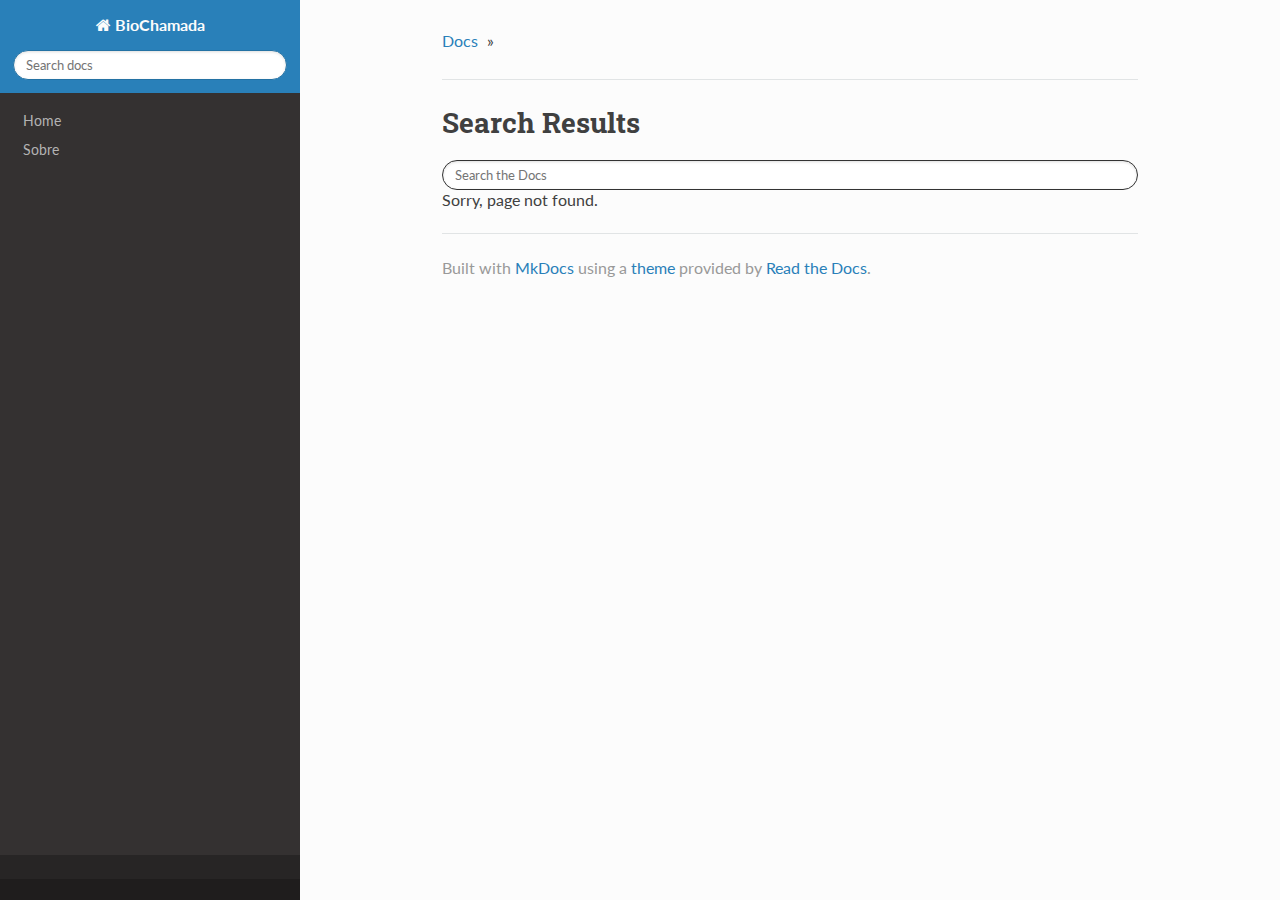
<file: search.html>
<!DOCTYPE html>
<!--[if IE 8]><html class="no-js lt-ie9" lang="en" > <![endif]-->
<!--[if gt IE 8]><!--> <html class="no-js" lang="en" > <!--<![endif]-->
<head>
  <meta charset="utf-8">
  <meta name="viewport" content="width=device-width, initial-scale=1.0">
  
  <title>BioChamada</title>
  

  <link rel="shortcut icon" href="./img/favicon.ico">

  
  <link href='https://fonts.googleapis.com/css?family=Lato:400,700|Roboto+Slab:400,700|Inconsolata:400,700' rel='stylesheet' type='text/css'>

  <link rel="stylesheet" href="./css/theme.css" type="text/css" />
  <link rel="stylesheet" href="./css/theme_extra.css" type="text/css" />
  <link rel="stylesheet" href="./css/highlight.css">

  
  <script src="./js/jquery-2.1.1.min.js"></script>
  <script src="./js/modernizr-2.8.3.min.js"></script>
  <script type="text/javascript" src="./js/highlight.pack.js"></script>
  <script src="./js/theme.js"></script>
  <script>var base_url = '.';</script>
  <script data-main="./mkdocs/js/search.js" src="./mkdocs/js/require.js"></script>


  
</head>

<body class="wy-body-for-nav" role="document">

  <div class="wy-grid-for-nav">

    
    <nav data-toggle="wy-nav-shift" class="wy-nav-side stickynav">
      <div class="wy-side-nav-search">
        <a href="." class="icon icon-home"> BioChamada</a>
        <div role="search">
  <form id ="rtd-search-form" class="wy-form" action="./search.html" method="get">
    <input type="text" name="q" placeholder="Search docs" />
  </form>
</div>
      </div>

      <div class="wy-menu wy-menu-vertical" data-spy="affix" role="navigation" aria-label="main navigation">
        <ul class="current">
          
            <li>
    <li class="toctree-l1 ">
        <a class="" href=".">Home</a>
        
    </li>
<li>
          
            <li>
    <li class="toctree-l1 ">
        <a class="" href="sobre/">Sobre</a>
        
    </li>
<li>
          
        </ul>
      </div>
      &nbsp;
    </nav>

    <section data-toggle="wy-nav-shift" class="wy-nav-content-wrap">

      
      <nav class="wy-nav-top" role="navigation" aria-label="top navigation">
        <i data-toggle="wy-nav-top" class="fa fa-bars"></i>
        <a href=".">BioChamada</a>
      </nav>

      
      <div class="wy-nav-content">
        <div class="rst-content">
          <div role="navigation" aria-label="breadcrumbs navigation">
  <ul class="wy-breadcrumbs">
    <li><a href=".">Docs</a> &raquo;</li>
    
    
    <li class="wy-breadcrumbs-aside">
      
    </li>
  </ul>
  <hr/>
</div>
          <div role="main">
            <div class="section">
              

  <h1 id="search">Search Results</h1>

  <form id="content_search" action="search.html">
    <span role="status" aria-live="polite" class="ui-helper-hidden-accessible"></span>
    <input name="q" id="mkdocs-search-query" type="text" class="search_input search-query ui-autocomplete-input" placeholder="Search the Docs" autocomplete="off" autofocus>
  </form>

  <div id="mkdocs-search-results">
    Sorry, page not found.
  </div>


            </div>
          </div>
          <footer>
  

  <hr/>

  <div role="contentinfo">
    <!-- Copyright etc -->
    
  </div>

  Built with <a href="http://www.mkdocs.org">MkDocs</a> using a <a href="https://github.com/snide/sphinx_rtd_theme">theme</a> provided by <a href="https://readthedocs.org">Read the Docs</a>.
</footer>
	  
        </div>
      </div>

    </section>

  </div>

<div class="rst-versions" role="note" style="cursor: pointer">
    <span class="rst-current-version" data-toggle="rst-current-version">
      
      
      
    </span>
</div>

</body>
</html>
</file>
<file: css/base.css>
body {
    padding-top: 70px;
    background: url(../img/grid.png) repeat-x;
    background-attachment: fixed;
    background-color: #f8f8f8;
}

body > .container {
    min-height: 400px;
}

ul.nav .main {
    font-weight: bold;
}

.col-md-3 {
    padding-left: 0;
}

.col-md-9 {
    padding-bottom: 100px;
}

.source-links {
    float: right;
}

.col-md-9 img {
    max-width: 100%;
    display: inline-block;
    padding: 4px;
    line-height: 1.428571429;
    background-color: #fff;
    border: 1px solid #ddd;
    border-radius: 4px;
    margin: 20px auto 30px auto;
}

/*
 * The code below adds some padding to the top of the current anchor target so
 * that, when navigating to it, the header isn't hidden by the navbar at the
 * top. This is especially complicated because we want to *remove* the padding
 * after navigation so that hovering over the header shows the permalink icon
 * correctly. Thus, we create a CSS animation to remove the extra padding after
 * a second. We have two animations so that navigating to an anchor within the
 * page always restarts the animation.
 *
 * See <https://github.com/mkdocs/mkdocs/issues/843> for more details.
 */
:target::before {
    content: "";
    display: block;
    margin-top: -75px;
    height: 75px;
    pointer-events: none;
    animation: 0s 1s forwards collapse-anchor-padding-1;
}

.clicky :target::before {
  animation-name: collapse-anchor-padding-2;
}

@keyframes collapse-anchor-padding-1 {
    to {
        margin-top: 0;
        height: 0;
    }
}

@keyframes collapse-anchor-padding-2 {
    to {
        margin-top: 0;
        height: 0;
    }
}

h1 {
    color: #444;
    font-weight: 400;
    font-size: 42px;
}

h2, h3, h4, h5, h6 {
    color: #444;
    font-weight: 300;
}

hr {
    border-top: 1px solid #aaa;
}

pre, .rst-content tt {
    max-width: 100%;
    background: #fff;
    border: solid 1px #e1e4e5;
    color: #333;
    overflow-x: auto;
}

code.code-large, .rst-content tt.code-large {
    font-size: 90%;
}

code {
    padding: 2px 5px;
    background: #fff;
    border: solid 1px #e1e4e5;
    color: #333;
    white-space: pre-wrap;
    word-wrap: break-word;
}

pre code {
    background: transparent;
    border: none;
    white-space: pre;
    word-wrap: normal;
    font-family: monospace,serif;
    font-size: 12px;
}

a code {
    color: #2FA4E7;
}

a:hover code, a:focus code {
    color: #157AB5;
}

footer {
    margin-top: 30px;
    margin-bottom: 10px;
    text-align: center;
    font-weight: 200;
}

.modal-dialog {
    margin-top: 60px;
}

/*
 * Side navigation
 *
 * Scrollspy and affixed enhanced navigation to highlight sections and secondary
 * sections of docs content.
 */

/* By default it's not affixed in mobile views, so undo that */
.bs-sidebar.affix { /* csslint allow: adjoining-classes */
    position: static;
}

.bs-sidebar.well { /* csslint allow: adjoining-classes */
    padding: 0;
    max-height: 90%;
    overflow-y: auto;
}

/* First level of nav */
.bs-sidenav {
    padding-top:    10px;
    padding-bottom: 10px;
    border-radius: 5px;
}

/* All levels of nav */
.bs-sidebar .nav > li > a {
    display: block;
    padding: 5px 20px;
    z-index: 1;
}
.bs-sidebar .nav > li > a:hover,
.bs-sidebar .nav > li > a:focus {
    text-decoration: none;
    border-right: 1px solid;
}
.bs-sidebar .nav > .active > a,
.bs-sidebar .nav > .active:hover > a,
.bs-sidebar .nav > .active:focus > a {
    font-weight: bold;
    background-color: transparent;
    border-right: 1px solid;
}

/* Nav: second level (shown on .active) */
.bs-sidebar .nav .nav {
    display: none; /* Hide by default, but at >768px, show it */
    margin-bottom: 8px;
}
.bs-sidebar .nav .nav > li > a {
    padding-top:    3px;
    padding-bottom: 3px;
    padding-left: 30px;
    font-size: 90%;
}

/* Show and affix the side nav when space allows it */
@media (min-width: 992px) {
    .bs-sidebar .nav > .active > ul {
        display: block;
    }
    /* Widen the fixed sidebar */
    .bs-sidebar.affix, /* csslint allow: adjoining-classes */
    .bs-sidebar.affix-bottom { /* csslint allow: adjoining-classes */
        width: 213px;
    }
    .bs-sidebar.affix { /* csslint allow: adjoining-classes */
        position: fixed; /* Undo the static from mobile first approach */
        top: 80px;
    }
    .bs-sidebar.affix-bottom { /* csslint allow: adjoining-classes */
        position: absolute; /* Undo the static from mobile first approach */
    }
    .bs-sidebar.affix-bottom .bs-sidenav, /* csslint allow: adjoining-classes */
    .bs-sidebar.affix .bs-sidenav { /* csslint allow: adjoining-classes */
        margin-top: 0;
        margin-bottom: 0;
    }
}
@media (min-width: 1200px) {
    /* Widen the fixed sidebar again */
    .bs-sidebar.affix-bottom, /* csslint allow: adjoining-classes */
    .bs-sidebar.affix { /* csslint allow: adjoining-classes */
        width: 263px;
    }
}

.headerlink {
    font-family: FontAwesome;
    font-size: 14px;
    display: none;
    padding-left: .5em;
}

h1:hover .headerlink, h2:hover .headerlink, h3:hover .headerlink, h4:hover .headerlink, h5:hover .headerlink, h6:hover .headerlink{
    display:inline-block;
}



.admonition {
    padding: 15px;
    margin-bottom: 20px;
    border: 1px solid transparent;
    border-radius: 4px;
    text-align: left;
}

.admonition.note { /* csslint allow: adjoining-classes */
    color: #3a87ad;
    background-color: #d9edf7;
    border-color: #bce8f1;
}

.admonition.warning { /* csslint allow: adjoining-classes */
    color: #c09853;
    background-color: #fcf8e3;
    border-color: #fbeed5;
}

.admonition.danger { /* csslint allow: adjoining-classes */
    color: #b94a48;
    background-color: #f2dede;
    border-color: #eed3d7;
}

.admonition-title {
    font-weight: bold;
    text-align: left;
}


.dropdown-submenu {
    position: relative;
}

.dropdown-submenu>.dropdown-menu {
    top: 0;
    left: 100%;
    margin-top: -6px;
    margin-left: -1px;
    -webkit-border-radius: 0 6px 6px 6px;
    -moz-border-radius: 0 6px 6px;
    border-radius: 0 6px 6px 6px;
}

.dropdown-submenu:hover>.dropdown-menu {
    display: block;
}

.dropdown-submenu>a:after {
    display: block;
    content: " ";
    float: right;
    width: 0;
    height: 0;
    border-color: transparent;
    border-style: solid;
    border-width: 5px 0 5px 5px;
    border-left-color: #ccc;
    margin-top: 5px;
    margin-right: -10px;
}

.dropdown-submenu:hover>a:after {
    border-left-color: #fff;
}

.dropdown-submenu.pull-left { /* csslint allow: adjoining-classes */
    float: none;
}

.dropdown-submenu.pull-left>.dropdown-menu { /* csslint allow: adjoining-classes */
    left: -100%;
    margin-left: 10px;
    -webkit-border-radius: 6px 0 6px 6px;
    -moz-border-radius: 6px 0 6px 6px;
    border-radius: 6px 0 6px 6px;
}
</file>
<file: css/highlight.css>
/*
This is the GitHub theme for highlight.js

github.com style (c) Vasily Polovnyov <vast@whiteants.net>

*/

.hljs {
  display: block;
  overflow-x: auto;
  color: #333;
  -webkit-text-size-adjust: none;
}

.hljs-comment,
.diff .hljs-header,
.hljs-javadoc {
  color: #998;
  font-style: italic;
}

.hljs-keyword,
.css .rule .hljs-keyword,
.hljs-winutils,
.nginx .hljs-title,
.hljs-subst,
.hljs-request,
.hljs-status {
  color: #333;
  font-weight: bold;
}

.hljs-number,
.hljs-hexcolor,
.ruby .hljs-constant {
  color: #008080;
}

.hljs-string,
.hljs-tag .hljs-value,
.hljs-phpdoc,
.hljs-dartdoc,
.tex .hljs-formula {
  color: #d14;
}

.hljs-title,
.hljs-id,
.scss .hljs-preprocessor {
  color: #900;
  font-weight: bold;
}

.hljs-list .hljs-keyword,
.hljs-subst {
  font-weight: normal;
}

.hljs-class .hljs-title,
.hljs-type,
.vhdl .hljs-literal,
.tex .hljs-command {
  color: #458;
  font-weight: bold;
}

.hljs-tag,
.hljs-tag .hljs-title,
.hljs-rule .hljs-property,
.django .hljs-tag .hljs-keyword {
  color: #000080;
  font-weight: normal;
}

.hljs-attribute,
.hljs-variable,
.lisp .hljs-body,
.hljs-name {
  color: #008080;
}

.hljs-regexp {
  color: #009926;
}

.hljs-symbol,
.ruby .hljs-symbol .hljs-string,
.lisp .hljs-keyword,
.clojure .hljs-keyword,
.scheme .hljs-keyword,
.tex .hljs-special,
.hljs-prompt {
  color: #990073;
}

.hljs-built_in {
  color: #0086b3;
}

.hljs-preprocessor,
.hljs-pragma,
.hljs-pi,
.hljs-doctype,
.hljs-shebang,
.hljs-cdata {
  color: #999;
  font-weight: bold;
}

.hljs-deletion {
  background: #fdd;
}

.hljs-addition {
  background: #dfd;
}

.diff .hljs-change {
  background: #0086b3;
}

.hljs-chunk {
  color: #aaa;
}
</file>
<file: css/theme.css>
/*
 * This file is copied from the upstream ReadTheDocs Sphinx
 * theme. To aid upgradability this file should *not* be edited.
 * modifications we need should be included in theme_extra.css.
 *
 * https://github.com/rtfd/readthedocs.org/blob/master/media/css/sphinx_rtd_theme.css
 */

*{-webkit-box-sizing:border-box;-moz-box-sizing:border-box;box-sizing:border-box}article,aside,details,figcaption,figure,footer,header,hgroup,nav,section{display:block}audio,canvas,video{display:inline-block;*display:inline;*zoom:1}audio:not([controls]){display:none}[hidden]{display:none}*{-webkit-box-sizing:border-box;-moz-box-sizing:border-box;box-sizing:border-box}html{font-size:100%;-webkit-text-size-adjust:100%;-ms-text-size-adjust:100%}body{margin:0}a:hover,a:active{outline:0}abbr[title]{border-bottom:1px dotted}b,strong{font-weight:bold}blockquote{margin:0}dfn{font-style:italic}ins{background:#ff9;color:#000;text-decoration:none}mark{background:#ff0;color:#000;font-style:italic;font-weight:bold}pre,code,.rst-content tt,kbd,samp{font-family:monospace,serif;_font-family:"courier new",monospace;font-size:1em}pre{white-space:pre}q{quotes:none}q:before,q:after{content:"";content:none}small{font-size:85%}sub,sup{font-size:75%;line-height:0;position:relative;vertical-align:baseline}sup{top:-0.5em}sub{bottom:-0.25em}ul,ol,dl{margin:0;padding:0;list-style:none;list-style-image:none}li{list-style:none}dd{margin:0}img{border:0;-ms-interpolation-mode:bicubic;vertical-align:middle;max-width:100%}svg:not(:root){overflow:hidden}figure{margin:0}form{margin:0}fieldset{border:0;margin:0;padding:0}label{cursor:pointer}legend{border:0;*margin-left:-7px;padding:0;white-space:normal}button,input,select,textarea{font-size:100%;margin:0;vertical-align:baseline;*vertical-align:middle}button,input{line-height:normal}button,input[type="button"],input[type="reset"],input[type="submit"]{cursor:pointer;-webkit-appearance:button;*overflow:visible}button[disabled],input[disabled]{cursor:default}input[type="checkbox"],input[type="radio"]{box-sizing:border-box;padding:0;*width:13px;*height:13px}input[type="search"]{-webkit-appearance:textfield;-moz-box-sizing:content-box;-webkit-box-sizing:content-box;box-sizing:content-box}input[type="search"]::-webkit-search-decoration,input[type="search"]::-webkit-search-cancel-button{-webkit-appearance:none}button::-moz-focus-inner,input::-moz-focus-inner{border:0;padding:0}textarea{overflow:auto;vertical-align:top;resize:vertical}table{border-collapse:collapse;border-spacing:0}td{vertical-align:top}.chromeframe{margin:0.2em 0;background:#ccc;color:#000;padding:0.2em 0}.ir{display:block;border:0;text-indent:-999em;overflow:hidden;background-color:transparent;background-repeat:no-repeat;text-align:left;direction:ltr;*line-height:0}.ir br{display:none}.hidden{display:none !important;visibility:hidden}.visuallyhidden{border:0;clip:rect(0 0 0 0);height:1px;margin:-1px;overflow:hidden;padding:0;position:absolute;width:1px}.visuallyhidden.focusable:active,.visuallyhidden.focusable:focus{clip:auto;height:auto;margin:0;overflow:visible;position:static;width:auto}.invisible{visibility:hidden}.relative{position:relative}big,small{font-size:100%}@media print{html,body,section{background:none !important}*{box-shadow:none !important;text-shadow:none !important;filter:none !important;-ms-filter:none !important}a,a:visited{text-decoration:underline}.ir a:after,a[href^="javascript:"]:after,a[href^="#"]:after{content:""}pre,blockquote{page-break-inside:avoid}thead{display:table-header-group}tr,img{page-break-inside:avoid}img{max-width:100% !important}@page{margin:0.5cm}p,h2,h3{orphans:3;widows:3}h2,h3{page-break-after:avoid}}.fa:before,.rst-content .admonition-title:before,.rst-content h1 .headerlink:before,.rst-content h2 .headerlink:before,.rst-content h3 .headerlink:before,.rst-content h4 .headerlink:before,.rst-content h5 .headerlink:before,.rst-content h6 .headerlink:before,.rst-content dl dt .headerlink:before,.icon:before,.wy-dropdown .caret:before,.wy-inline-validate.wy-inline-validate-success .wy-input-context:before,.wy-inline-validate.wy-inline-validate-danger .wy-input-context:before,.wy-inline-validate.wy-inline-validate-warning .wy-input-context:before,.wy-inline-validate.wy-inline-validate-info .wy-input-context:before,.wy-alert,.rst-content .note,.rst-content .attention,.rst-content .caution,.rst-content .danger,.rst-content .error,.rst-content .hint,.rst-content .important,.rst-content .tip,.rst-content .warning,.rst-content .seealso,.rst-content .admonition-todo,.btn,input[type="text"],input[type="password"],input[type="email"],input[type="url"],input[type="date"],input[type="month"],input[type="time"],input[type="datetime"],input[type="datetime-local"],input[type="week"],input[type="number"],input[type="search"],input[type="tel"],input[type="color"],select,textarea,.wy-menu-vertical li.on a,.wy-menu-vertical li.current>a,.wy-side-nav-search>a,.wy-side-nav-search .wy-dropdown>a,.wy-nav-top a{-webkit-font-smoothing:antialiased}.clearfix{*zoom:1}.clearfix:before,.clearfix:after{display:table;content:""}.clearfix:after{clear:both}/*!
 *  Font Awesome 4.1.0 by @davegandy - http://fontawesome.io - @fontawesome
 *  License - http://fontawesome.io/license (Font: SIL OFL 1.1, CSS: MIT License)
 */@font-face{font-family:'FontAwesome';src:url("../fonts/fontawesome-webfont.eot?v=4.1.0");src:url("../fonts/fontawesome-webfont.eot?#iefix&v=4.1.0") format("embedded-opentype"),url("../fonts/fontawesome-webfont.woff?v=4.1.0") format("woff"),url("../fonts/fontawesome-webfont.ttf?v=4.1.0") format("truetype"),url("../fonts/fontawesome-webfont.svg?v=4.1.0#fontawesomeregular") format("svg");font-weight:normal;font-style:normal}.fa,.rst-content .admonition-title,.rst-content h1 .headerlink,.rst-content h2 .headerlink,.rst-content h3 .headerlink,.rst-content h4 .headerlink,.rst-content h5 .headerlink,.rst-content h6 .headerlink,.rst-content dl dt .headerlink,.icon{display:inline-block;font-family:FontAwesome;font-style:normal;font-weight:normal;line-height:1;-webkit-font-smoothing:antialiased;-moz-osx-font-smoothing:grayscale}.fa-lg{font-size:1.33333em;line-height:0.75em;vertical-align:-15%}.fa-2x{font-size:2em}.fa-3x{font-size:3em}.fa-4x{font-size:4em}.fa-5x{font-size:5em}.fa-fw{width:1.28571em;text-align:center}.fa-ul{padding-left:0;margin-left:2.14286em;list-style-type:none}.fa-ul>li{position:relative}.fa-li{position:absolute;left:-2.14286em;width:2.14286em;top:0.14286em;text-align:center}.fa-li.fa-lg{left:-1.85714em}.fa-border{padding:.2em .25em .15em;border:solid 0.08em #eee;border-radius:.1em}.pull-right{float:right}.pull-left{float:left}.fa.pull-left,.rst-content .pull-left.admonition-title,.rst-content h1 .pull-left.headerlink,.rst-content h2 .pull-left.headerlink,.rst-content h3 .pull-left.headerlink,.rst-content h4 .pull-left.headerlink,.rst-content h5 .pull-left.headerlink,.rst-content h6 .pull-left.headerlink,.rst-content dl dt .pull-left.headerlink,.pull-left.icon{margin-right:.3em}.fa.pull-right,.rst-content .pull-right.admonition-title,.rst-content h1 .pull-right.headerlink,.rst-content h2 .pull-right.headerlink,.rst-content h3 .pull-right.headerlink,.rst-content h4 .pull-right.headerlink,.rst-content h5 .pull-right.headerlink,.rst-content h6 .pull-right.headerlink,.rst-content dl dt .pull-right.headerlink,.pull-right.icon{margin-left:.3em}.fa-spin{-webkit-animation:spin 2s infinite linear;-moz-animation:spin 2s infinite linear;-o-animation:spin 2s infinite linear;animation:spin 2s infinite linear}@-moz-keyframes spin{0%{-moz-transform:rotate(0deg)}100%{-moz-transform:rotate(359deg)}}@-webkit-keyframes spin{0%{-webkit-transform:rotate(0deg)}100%{-webkit-transform:rotate(359deg)}}@-o-keyframes spin{0%{-o-transform:rotate(0deg)}100%{-o-transform:rotate(359deg)}}@keyframes spin{0%{-webkit-transform:rotate(0deg);transform:rotate(0deg)}100%{-webkit-transform:rotate(359deg);transform:rotate(359deg)}}.fa-rotate-90{filter:progid:DXImageTransform.Microsoft.BasicImage(rotation=1);-webkit-transform:rotate(90deg);-moz-transform:rotate(90deg);-ms-transform:rotate(90deg);-o-transform:rotate(90deg);transform:rotate(90deg)}.fa-rotate-180{filter:progid:DXImageTransform.Microsoft.BasicImage(rotation=2);-webkit-transform:rotate(180deg);-moz-transform:rotate(180deg);-ms-transform:rotate(180deg);-o-transform:rotate(180deg);transform:rotate(180deg)}.fa-rotate-270{filter:progid:DXImageTransform.Microsoft.BasicImage(rotation=3);-webkit-transform:rotate(270deg);-moz-transform:rotate(270deg);-ms-transform:rotate(270deg);-o-transform:rotate(270deg);transform:rotate(270deg)}.fa-flip-horizontal{filter:progid:DXImageTransform.Microsoft.BasicImage(rotation=0);-webkit-transform:scale(-1, 1);-moz-transform:scale(-1, 1);-ms-transform:scale(-1, 1);-o-transform:scale(-1, 1);transform:scale(-1, 1)}.fa-flip-vertical{filter:progid:DXImageTransform.Microsoft.BasicImage(rotation=2);-webkit-transform:scale(1, -1);-moz-transform:scale(1, -1);-ms-transform:scale(1, -1);-o-transform:scale(1, -1);transform:scale(1, -1)}.fa-stack{position:relative;display:inline-block;width:2em;height:2em;line-height:2em;vertical-align:middle}.fa-stack-1x,.fa-stack-2x{position:absolute;left:0;width:100%;text-align:center}.fa-stack-1x{line-height:inherit}.fa-stack-2x{font-size:2em}.fa-inverse{color:#fff}.fa-glass:before{content:""}.fa-music:before{content:""}.fa-search:before,.icon-search:before{content:""}.fa-envelope-o:before{content:""}.fa-heart:before{content:""}.fa-star:before{content:""}.fa-star-o:before{content:""}.fa-user:before{content:""}.fa-film:before{content:""}.fa-th-large:before{content:""}.fa-th:before{content:""}.fa-th-list:before{content:""}.fa-check:before{content:""}.fa-times:before{content:""}.fa-search-plus:before{content:""}.fa-search-minus:before{content:""}.fa-power-off:before{content:""}.fa-signal:before{content:""}.fa-gear:before,.fa-cog:before{content:""}.fa-trash-o:before{content:""}.fa-home:before,.icon-home:before{content:""}.fa-file-o:before{content:""}.fa-clock-o:before{content:""}.fa-road:before{content:""}.fa-download:before{content:""}.fa-arrow-circle-o-down:before{content:""}.fa-arrow-circle-o-up:before{content:""}.fa-inbox:before{content:""}.fa-play-circle-o:before{content:""}.fa-rotate-right:before,.fa-repeat:before{content:""}.fa-refresh:before{content:""}.fa-list-alt:before{content:""}.fa-lock:before{content:""}.fa-flag:before{content:""}.fa-headphones:before{content:""}.fa-volume-off:before{content:""}.fa-volume-down:before{content:""}.fa-volume-up:before{content:""}.fa-qrcode:before{content:""}.fa-barcode:before{content:""}.fa-tag:before{content:""}.fa-tags:before{content:""}.fa-book:before,.icon-book:before{content:""}.fa-bookmark:before{content:""}.fa-print:before{content:""}.fa-camera:before{content:""}.fa-font:before{content:""}.fa-bold:before{content:""}.fa-italic:before{content:""}.fa-text-height:before{content:""}.fa-text-width:before{content:""}.fa-align-left:before{content:""}.fa-align-center:before{content:""}.fa-align-right:before{content:""}.fa-align-justify:before{content:""}.fa-list:before{content:""}.fa-dedent:before,.fa-outdent:before{content:""}.fa-indent:before{content:""}.fa-video-camera:before{content:""}.fa-photo:before,.fa-image:before,.fa-picture-o:before{content:""}.fa-pencil:before{content:""}.fa-map-marker:before{content:""}.fa-adjust:before{content:""}.fa-tint:before{content:""}.fa-edit:before,.fa-pencil-square-o:before{content:""}.fa-share-square-o:before{content:""}.fa-check-square-o:before{content:""}.fa-arrows:before{content:""}.fa-step-backward:before{content:""}.fa-fast-backward:before{content:""}.fa-backward:before{content:""}.fa-play:before{content:""}.fa-pause:before{content:""}.fa-stop:before{content:""}.fa-forward:before{content:""}.fa-fast-forward:before{content:""}.fa-step-forward:before{content:""}.fa-eject:before{content:""}.fa-chevron-left:before{content:""}.fa-chevron-right:before{content:""}.fa-plus-circle:before{content:""}.fa-minus-circle:before{content:""}.fa-times-circle:before,.wy-inline-validate.wy-inline-validate-danger .wy-input-context:before{content:""}.fa-check-circle:before,.wy-inline-validate.wy-inline-validate-success .wy-input-context:before{content:""}.fa-question-circle:before{content:""}.fa-info-circle:before{content:""}.fa-crosshairs:before{content:""}.fa-times-circle-o:before{content:""}.fa-check-circle-o:before{content:""}.fa-ban:before{content:""}.fa-arrow-left:before{content:""}.fa-arrow-right:before{content:""}.fa-arrow-up:before{content:""}.fa-arrow-down:before{content:""}.fa-mail-forward:before,.fa-share:before{content:""}.fa-expand:before{content:""}.fa-compress:before{content:""}.fa-plus:before{content:""}.fa-minus:before{content:""}.fa-asterisk:before{content:""}.fa-exclamation-circle:before,.wy-inline-validate.wy-inline-validate-warning .wy-input-context:before,.wy-inline-validate.wy-inline-validate-info .wy-input-context:before,.rst-content .admonition-title:before{content:""}.fa-gift:before{content:""}.fa-leaf:before{content:""}.fa-fire:before,.icon-fire:before{content:""}.fa-eye:before{content:""}.fa-eye-slash:before{content:""}.fa-warning:before,.fa-exclamation-triangle:before{content:""}.fa-plane:before{content:""}.fa-calendar:before{content:""}.fa-random:before{content:""}.fa-comment:before{content:""}.fa-magnet:before{content:""}.fa-chevron-up:before{content:""}.fa-chevron-down:before{content:""}.fa-retweet:before{content:""}.fa-shopping-cart:before{content:""}.fa-folder:before{content:""}.fa-folder-open:before{content:""}.fa-arrows-v:before{content:""}.fa-arrows-h:before{content:""}.fa-bar-chart-o:before{content:""}.fa-twitter-square:before{content:""}.fa-facebook-square:before{content:""}.fa-camera-retro:before{content:""}.fa-key:before{content:""}.fa-gears:before,.fa-cogs:before{content:""}.fa-comments:before{content:""}.fa-thumbs-o-up:before{content:""}.fa-thumbs-o-down:before{content:""}.fa-star-half:before{content:""}.fa-heart-o:before{content:""}.fa-sign-out:before{content:""}.fa-linkedin-square:before{content:""}.fa-thumb-tack:before{content:""}.fa-external-link:before{content:""}.fa-sign-in:before{content:""}.fa-trophy:before{content:""}.fa-github-square:before{content:""}.fa-upload:before{content:""}.fa-lemon-o:before{content:""}.fa-phone:before{content:""}.fa-square-o:before{content:""}.fa-bookmark-o:before{content:""}.fa-phone-square:before{content:""}.fa-twitter:before{content:""}.fa-facebook:before{content:""}.fa-github:before,.icon-github:before{content:""}.fa-unlock:before{content:""}.fa-credit-card:before{content:""}.fa-rss:before{content:""}.fa-hdd-o:before{content:""}.fa-bullhorn:before{content:""}.fa-bell:before{content:""}.fa-certificate:before{content:""}.fa-hand-o-right:before{content:""}.fa-hand-o-left:before{content:""}.fa-hand-o-up:before{content:""}.fa-hand-o-down:before{content:""}.fa-arrow-circle-left:before,.icon-circle-arrow-left:before{content:""}.fa-arrow-circle-right:before,.icon-circle-arrow-right:before{content:""}.fa-arrow-circle-up:before{content:""}.fa-arrow-circle-down:before{content:""}.fa-globe:before{content:""}.fa-wrench:before{content:""}.fa-tasks:before{content:""}.fa-filter:before{content:""}.fa-briefcase:before{content:""}.fa-arrows-alt:before{content:""}.fa-group:before,.fa-users:before{content:""}.fa-chain:before,.fa-link:before,.icon-link:before{content:""}.fa-cloud:before{content:""}.fa-flask:before{content:""}.fa-cut:before,.fa-scissors:before{content:""}.fa-copy:before,.fa-files-o:before{content:""}.fa-paperclip:before{content:""}.fa-save:before,.fa-floppy-o:before{content:""}.fa-square:before{content:""}.fa-navicon:before,.fa-reorder:before,.fa-bars:before{content:""}.fa-list-ul:before{content:""}.fa-list-ol:before{content:""}.fa-strikethrough:before{content:""}.fa-underline:before{content:""}.fa-table:before{content:""}.fa-magic:before{content:""}.fa-truck:before{content:""}.fa-pinterest:before{content:""}.fa-pinterest-square:before{content:""}.fa-google-plus-square:before{content:""}.fa-google-plus:before{content:""}.fa-money:before{content:""}.fa-caret-down:before,.wy-dropdown .caret:before,.icon-caret-down:before{content:""}.fa-caret-up:before{content:""}.fa-caret-left:before{content:""}.fa-caret-right:before{content:""}.fa-columns:before{content:""}.fa-unsorted:before,.fa-sort:before{content:""}.fa-sort-down:before,.fa-sort-desc:before{content:""}.fa-sort-up:before,.fa-sort-asc:before{content:""}.fa-envelope:before{content:""}.fa-linkedin:before{content:""}.fa-rotate-left:before,.fa-undo:before{content:""}.fa-legal:before,.fa-gavel:before{content:""}.fa-dashboard:before,.fa-tachometer:before{content:""}.fa-comment-o:before{content:""}.fa-comments-o:before{content:""}.fa-flash:before,.fa-bolt:before{content:""}.fa-sitemap:before{content:""}.fa-umbrella:before{content:""}.fa-paste:before,.fa-clipboard:before{content:""}.fa-lightbulb-o:before{content:""}.fa-exchange:before{content:""}.fa-cloud-download:before{content:""}.fa-cloud-upload:before{content:""}.fa-user-md:before{content:""}.fa-stethoscope:before{content:""}.fa-suitcase:before{content:""}.fa-bell-o:before{content:""}.fa-coffee:before{content:""}.fa-cutlery:before{content:""}.fa-file-text-o:before{content:""}.fa-building-o:before{content:""}.fa-hospital-o:before{content:""}.fa-ambulance:before{content:""}.fa-medkit:before{content:""}.fa-fighter-jet:before{content:""}.fa-beer:before{content:""}.fa-h-square:before{content:""}.fa-plus-square:before{content:""}.fa-angle-double-left:before{content:""}.fa-angle-double-right:before{content:""}.fa-angle-double-up:before{content:""}.fa-angle-double-down:before{content:""}.fa-angle-left:before{content:""}.fa-angle-right:before{content:""}.fa-angle-up:before{content:""}.fa-angle-down:before{content:""}.fa-desktop:before{content:""}.fa-laptop:before{content:""}.fa-tablet:before{content:""}.fa-mobile-phone:before,.fa-mobile:before{content:""}.fa-circle-o:before{content:""}.fa-quote-left:before{content:""}.fa-quote-right:before{content:""}.fa-spinner:before{content:""}.fa-circle:before{content:""}.fa-mail-reply:before,.fa-reply:before{content:""}.fa-github-alt:before{content:""}.fa-folder-o:before{content:""}.fa-folder-open-o:before{content:""}.fa-smile-o:before{content:""}.fa-frown-o:before{content:""}.fa-meh-o:before{content:""}.fa-gamepad:before{content:""}.fa-keyboard-o:before{content:""}.fa-flag-o:before{content:""}.fa-flag-checkered:before{content:""}.fa-terminal:before{content:""}.fa-code:before{content:""}.fa-mail-reply-all:before,.fa-reply-all:before{content:""}.fa-star-half-empty:before,.fa-star-half-full:before,.fa-star-half-o:before{content:""}.fa-location-arrow:before{content:""}.fa-crop:before{content:""}.fa-code-fork:before{content:""}.fa-unlink:before,.fa-chain-broken:before{content:""}.fa-question:before{content:""}.fa-info:before{content:""}.fa-exclamation:before{content:""}.fa-superscript:before{content:""}.fa-subscript:before{content:""}.fa-eraser:before{content:""}.fa-puzzle-piece:before{content:""}.fa-microphone:before{content:""}.fa-microphone-slash:before{content:""}.fa-shield:before{content:""}.fa-calendar-o:before{content:""}.fa-fire-extinguisher:before{content:""}.fa-rocket:before{content:""}.fa-maxcdn:before{content:""}.fa-chevron-circle-left:before{content:""}.fa-chevron-circle-right:before{content:""}.fa-chevron-circle-up:before{content:""}.fa-chevron-circle-down:before{content:""}.fa-html5:before{content:""}.fa-css3:before{content:""}.fa-anchor:before{content:""}.fa-unlock-alt:before{content:""}.fa-bullseye:before{content:""}.fa-ellipsis-h:before{content:""}.fa-ellipsis-v:before{content:""}.fa-rss-square:before{content:""}.fa-play-circle:before{content:""}.fa-ticket:before{content:""}.fa-minus-square:before{content:""}.fa-minus-square-o:before{content:""}.fa-level-up:before{content:""}.fa-level-down:before{content:""}.fa-check-square:before{content:""}.fa-pencil-square:before{content:""}.fa-external-link-square:before{content:""}.fa-share-square:before{content:""}.fa-compass:before{content:""}.fa-toggle-down:before,.fa-caret-square-o-down:before{content:""}.fa-toggle-up:before,.fa-caret-square-o-up:before{content:""}.fa-toggle-right:before,.fa-caret-square-o-right:before{content:""}.fa-euro:before,.fa-eur:before{content:""}.fa-gbp:before{content:""}.fa-dollar:before,.fa-usd:before{content:""}.fa-rupee:before,.fa-inr:before{content:""}.fa-cny:before,.fa-rmb:before,.fa-yen:before,.fa-jpy:before{content:""}.fa-ruble:before,.fa-rouble:before,.fa-rub:before{content:""}.fa-won:before,.fa-krw:before{content:""}.fa-bitcoin:before,.fa-btc:before{content:""}.fa-file:before{content:""}.fa-file-text:before{content:""}.fa-sort-alpha-asc:before{content:""}.fa-sort-alpha-desc:before{content:""}.fa-sort-amount-asc:before{content:""}.fa-sort-amount-desc:before{content:""}.fa-sort-numeric-asc:before{content:""}.fa-sort-numeric-desc:before{content:""}.fa-thumbs-up:before{content:""}.fa-thumbs-down:before{content:""}.fa-youtube-square:before{content:""}.fa-youtube:before{content:""}.fa-xing:before{content:""}.fa-xing-square:before{content:""}.fa-youtube-play:before{content:""}.fa-dropbox:before{content:""}.fa-stack-overflow:before{content:""}.fa-instagram:before{content:""}.fa-flickr:before{content:""}.fa-adn:before{content:""}.fa-bitbucket:before,.icon-bitbucket:before{content:""}.fa-bitbucket-square:before{content:""}.fa-tumblr:before{content:""}.fa-tumblr-square:before{content:""}.fa-long-arrow-down:before{content:""}.fa-long-arrow-up:before{content:""}.fa-long-arrow-left:before{content:""}.fa-long-arrow-right:before{content:""}.fa-apple:before{content:""}.fa-windows:before{content:""}.fa-android:before{content:""}.fa-linux:before{content:""}.fa-dribbble:before{content:""}.fa-skype:before{content:""}.fa-foursquare:before{content:""}.fa-trello:before{content:""}.fa-female:before{content:""}.fa-male:before{content:""}.fa-gittip:before{content:""}.fa-sun-o:before{content:""}.fa-moon-o:before{content:""}.fa-archive:before{content:""}.fa-bug:before{content:""}.fa-vk:before{content:""}.fa-weibo:before{content:""}.fa-renren:before{content:""}.fa-pagelines:before{content:""}.fa-stack-exchange:before{content:""}.fa-arrow-circle-o-right:before{content:""}.fa-arrow-circle-o-left:before{content:""}.fa-toggle-left:before,.fa-caret-square-o-left:before{content:""}.fa-dot-circle-o:before{content:""}.fa-wheelchair:before{content:""}.fa-vimeo-square:before{content:""}.fa-turkish-lira:before,.fa-try:before{content:""}.fa-plus-square-o:before{content:""}.fa-space-shuttle:before{content:""}.fa-slack:before{content:""}.fa-envelope-square:before{content:""}.fa-wordpress:before{content:""}.fa-openid:before{content:""}.fa-institution:before,.fa-bank:before,.fa-university:before{content:""}.fa-mortar-board:before,.fa-graduation-cap:before{content:""}.fa-yahoo:before{content:""}.fa-google:before{content:""}.fa-reddit:before{content:""}.fa-reddit-square:before{content:""}.fa-stumbleupon-circle:before{content:""}.fa-stumbleupon:before{content:""}.fa-delicious:before{content:""}.fa-digg:before{content:""}.fa-pied-piper-square:before,.fa-pied-piper:before{content:""}.fa-pied-piper-alt:before{content:""}.fa-drupal:before{content:""}.fa-joomla:before{content:""}.fa-language:before{content:""}.fa-fax:before{content:""}.fa-building:before{content:""}.fa-child:before{content:""}.fa-paw:before{content:""}.fa-spoon:before{content:""}.fa-cube:before{content:""}.fa-cubes:before{content:""}.fa-behance:before{content:""}.fa-behance-square:before{content:""}.fa-steam:before{content:""}.fa-steam-square:before{content:""}.fa-recycle:before{content:""}.fa-automobile:before,.fa-car:before{content:""}.fa-cab:before,.fa-taxi:before{content:""}.fa-tree:before{content:""}.fa-spotify:before{content:""}.fa-deviantart:before{content:""}.fa-soundcloud:before{content:""}.fa-database:before{content:""}.fa-file-pdf-o:before{content:""}.fa-file-word-o:before{content:""}.fa-file-excel-o:before{content:""}.fa-file-powerpoint-o:before{content:""}.fa-file-photo-o:before,.fa-file-picture-o:before,.fa-file-image-o:before{content:""}.fa-file-zip-o:before,.fa-file-archive-o:before{content:""}.fa-file-sound-o:before,.fa-file-audio-o:before{content:""}.fa-file-movie-o:before,.fa-file-video-o:before{content:""}.fa-file-code-o:before{content:""}.fa-vine:before{content:""}.fa-codepen:before{content:""}.fa-jsfiddle:before{content:""}.fa-life-bouy:before,.fa-life-saver:before,.fa-support:before,.fa-life-ring:before{content:""}.fa-circle-o-notch:before{content:""}.fa-ra:before,.fa-rebel:before{content:""}.fa-ge:before,.fa-empire:before{content:""}.fa-git-square:before{content:""}.fa-git:before{content:""}.fa-hacker-news:before{content:""}.fa-tencent-weibo:before{content:""}.fa-qq:before{content:""}.fa-wechat:before,.fa-weixin:before{content:""}.fa-send:before,.fa-paper-plane:before{content:""}.fa-send-o:before,.fa-paper-plane-o:before{content:""}.fa-history:before{content:""}.fa-circle-thin:before{content:""}.fa-header:before{content:""}.fa-paragraph:before{content:""}.fa-sliders:before{content:""}.fa-share-alt:before{content:""}.fa-share-alt-square:before{content:""}.fa-bomb:before{content:""}.fa,.rst-content .admonition-title,.rst-content h1 .headerlink,.rst-content h2 .headerlink,.rst-content h3 .headerlink,.rst-content h4 .headerlink,.rst-content h5 .headerlink,.rst-content h6 .headerlink,.rst-content dl dt .headerlink,.icon,.wy-dropdown .caret,.wy-inline-validate.wy-inline-validate-success .wy-input-context,.wy-inline-validate.wy-inline-validate-danger .wy-input-context,.wy-inline-validate.wy-inline-validate-warning .wy-input-context,.wy-inline-validate.wy-inline-validate-info .wy-input-context{font-family:inherit}.fa:before,.rst-content .admonition-title:before,.rst-content h1 .headerlink:before,.rst-content h2 .headerlink:before,.rst-content h3 .headerlink:before,.rst-content h4 .headerlink:before,.rst-content h5 .headerlink:before,.rst-content h6 .headerlink:before,.rst-content dl dt .headerlink:before,.icon:before,.wy-dropdown .caret:before,.wy-inline-validate.wy-inline-validate-success .wy-input-context:before,.wy-inline-validate.wy-inline-validate-danger .wy-input-context:before,.wy-inline-validate.wy-inline-validate-warning .wy-input-context:before,.wy-inline-validate.wy-inline-validate-info .wy-input-context:before{font-family:"FontAwesome";display:inline-block;font-style:normal;font-weight:normal;line-height:1;text-decoration:inherit}a .fa,a .rst-content .admonition-title,.rst-content a .admonition-title,a .rst-content h1 .headerlink,.rst-content h1 a .headerlink,a .rst-content h2 .headerlink,.rst-content h2 a .headerlink,a .rst-content h3 .headerlink,.rst-content h3 a .headerlink,a .rst-content h4 .headerlink,.rst-content h4 a .headerlink,a .rst-content h5 .headerlink,.rst-content h5 a .headerlink,a .rst-content h6 .headerlink,.rst-content h6 a .headerlink,a .rst-content dl dt .headerlink,.rst-content dl dt a .headerlink,a .icon{display:inline-block;text-decoration:inherit}.btn .fa,.btn .rst-content .admonition-title,.rst-content .btn .admonition-title,.btn .rst-content h1 .headerlink,.rst-content h1 .btn .headerlink,.btn .rst-content h2 .headerlink,.rst-content h2 .btn .headerlink,.btn .rst-content h3 .headerlink,.rst-content h3 .btn .headerlink,.btn .rst-content h4 .headerlink,.rst-content h4 .btn .headerlink,.btn .rst-content h5 .headerlink,.rst-content h5 .btn .headerlink,.btn .rst-content h6 .headerlink,.rst-content h6 .btn .headerlink,.btn .rst-content dl dt .headerlink,.rst-content dl dt .btn .headerlink,.btn .icon,.nav .fa,.nav .rst-content .admonition-title,.rst-content .nav .admonition-title,.nav .rst-content h1 .headerlink,.rst-content h1 .nav .headerlink,.nav .rst-content h2 .headerlink,.rst-content h2 .nav .headerlink,.nav .rst-content h3 .headerlink,.rst-content h3 .nav .headerlink,.nav .rst-content h4 .headerlink,.rst-content h4 .nav .headerlink,.nav .rst-content h5 .headerlink,.rst-content h5 .nav .headerlink,.nav .rst-content h6 .headerlink,.rst-content h6 .nav .headerlink,.nav .rst-content dl dt .headerlink,.rst-content dl dt .nav .headerlink,.nav .icon{display:inline}.btn .fa.fa-large,.btn .rst-content .fa-large.admonition-title,.rst-content .btn .fa-large.admonition-title,.btn .rst-content h1 .fa-large.headerlink,.rst-content h1 .btn .fa-large.headerlink,.btn .rst-content h2 .fa-large.headerlink,.rst-content h2 .btn .fa-large.headerlink,.btn .rst-content h3 .fa-large.headerlink,.rst-content h3 .btn .fa-large.headerlink,.btn .rst-content h4 .fa-large.headerlink,.rst-content h4 .btn .fa-large.headerlink,.btn .rst-content h5 .fa-large.headerlink,.rst-content h5 .btn .fa-large.headerlink,.btn .rst-content h6 .fa-large.headerlink,.rst-content h6 .btn .fa-large.headerlink,.btn .rst-content dl dt .fa-large.headerlink,.rst-content dl dt .btn .fa-large.headerlink,.btn .fa-large.icon,.nav .fa.fa-large,.nav .rst-content .fa-large.admonition-title,.rst-content .nav .fa-large.admonition-title,.nav .rst-content h1 .fa-large.headerlink,.rst-content h1 .nav .fa-large.headerlink,.nav .rst-content h2 .fa-large.headerlink,.rst-content h2 .nav .fa-large.headerlink,.nav .rst-content h3 .fa-large.headerlink,.rst-content h3 .nav .fa-large.headerlink,.nav .rst-content h4 .fa-large.headerlink,.rst-content h4 .nav .fa-large.headerlink,.nav .rst-content h5 .fa-large.headerlink,.rst-content h5 .nav .fa-large.headerlink,.nav .rst-content h6 .fa-large.headerlink,.rst-content h6 .nav .fa-large.headerlink,.nav .rst-content dl dt .fa-large.headerlink,.rst-content dl dt .nav .fa-large.headerlink,.nav .fa-large.icon{line-height:0.9em}.btn .fa.fa-spin,.btn .rst-content .fa-spin.admonition-title,.rst-content .btn .fa-spin.admonition-title,.btn .rst-content h1 .fa-spin.headerlink,.rst-content h1 .btn .fa-spin.headerlink,.btn .rst-content h2 .fa-spin.headerlink,.rst-content h2 .btn .fa-spin.headerlink,.btn .rst-content h3 .fa-spin.headerlink,.rst-content h3 .btn .fa-spin.headerlink,.btn .rst-content h4 .fa-spin.headerlink,.rst-content h4 .btn .fa-spin.headerlink,.btn .rst-content h5 .fa-spin.headerlink,.rst-content h5 .btn .fa-spin.headerlink,.btn .rst-content h6 .fa-spin.headerlink,.rst-content h6 .btn .fa-spin.headerlink,.btn .rst-content dl dt .fa-spin.headerlink,.rst-content dl dt .btn .fa-spin.headerlink,.btn .fa-spin.icon,.nav .fa.fa-spin,.nav .rst-content .fa-spin.admonition-title,.rst-content .nav .fa-spin.admonition-title,.nav .rst-content h1 .fa-spin.headerlink,.rst-content h1 .nav .fa-spin.headerlink,.nav .rst-content h2 .fa-spin.headerlink,.rst-content h2 .nav .fa-spin.headerlink,.nav .rst-content h3 .fa-spin.headerlink,.rst-content h3 .nav .fa-spin.headerlink,.nav .rst-content h4 .fa-spin.headerlink,.rst-content h4 .nav .fa-spin.headerlink,.nav .rst-content h5 .fa-spin.headerlink,.rst-content h5 .nav .fa-spin.headerlink,.nav .rst-content h6 .fa-spin.headerlink,.rst-content h6 .nav .fa-spin.headerlink,.nav .rst-content dl dt .fa-spin.headerlink,.rst-content dl dt .nav .fa-spin.headerlink,.nav .fa-spin.icon{display:inline-block}.btn.fa:before,.rst-content .btn.admonition-title:before,.rst-content h1 .btn.headerlink:before,.rst-content h2 .btn.headerlink:before,.rst-content h3 .btn.headerlink:before,.rst-content h4 .btn.headerlink:before,.rst-content h5 .btn.headerlink:before,.rst-content h6 .btn.headerlink:before,.rst-content dl dt .btn.headerlink:before,.btn.icon:before{opacity:0.5;-webkit-transition:opacity 0.05s ease-in;-moz-transition:opacity 0.05s ease-in;transition:opacity 0.05s ease-in}.btn.fa:hover:before,.rst-content .btn.admonition-title:hover:before,.rst-content h1 .btn.headerlink:hover:before,.rst-content h2 .btn.headerlink:hover:before,.rst-content h3 .btn.headerlink:hover:before,.rst-content h4 .btn.headerlink:hover:before,.rst-content h5 .btn.headerlink:hover:before,.rst-content h6 .btn.headerlink:hover:before,.rst-content dl dt .btn.headerlink:hover:before,.btn.icon:hover:before{opacity:1}.btn-mini .fa:before,.btn-mini .rst-content .admonition-title:before,.rst-content .btn-mini .admonition-title:before,.btn-mini .rst-content h1 .headerlink:before,.rst-content h1 .btn-mini .headerlink:before,.btn-mini .rst-content h2 .headerlink:before,.rst-content h2 .btn-mini .headerlink:before,.btn-mini .rst-content h3 .headerlink:before,.rst-content h3 .btn-mini .headerlink:before,.btn-mini .rst-content h4 .headerlink:before,.rst-content h4 .btn-mini .headerlink:before,.btn-mini .rst-content h5 .headerlink:before,.rst-content h5 .btn-mini .headerlink:before,.btn-mini .rst-content h6 .headerlink:before,.rst-content h6 .btn-mini .headerlink:before,.btn-mini .rst-content dl dt .headerlink:before,.rst-content dl dt .btn-mini .headerlink:before,.btn-mini .icon:before{font-size:14px;vertical-align:-15%}.wy-alert,.rst-content .note,.rst-content .attention,.rst-content .caution,.rst-content .danger,.rst-content .error,.rst-content .hint,.rst-content .important,.rst-content .tip,.rst-content .warning,.rst-content .seealso,.rst-content .admonition-todo{padding:12px;line-height:24px;margin-bottom:24px;background:#e7f2fa}.wy-alert-title,.rst-content .admonition-title{color:#fff;font-weight:bold;display:block;color:#fff;background:#6ab0de;margin:-12px;padding:6px 12px;margin-bottom:12px}.wy-alert.wy-alert-danger,.rst-content .wy-alert-danger.note,.rst-content .wy-alert-danger.attention,.rst-content .wy-alert-danger.caution,.rst-content .danger,.rst-content .error,.rst-content .wy-alert-danger.hint,.rst-content .wy-alert-danger.important,.rst-content .wy-alert-danger.tip,.rst-content .wy-alert-danger.warning,.rst-content .wy-alert-danger.seealso,.rst-content .wy-alert-danger.admonition-todo{background:#fdf3f2}.wy-alert.wy-alert-danger .wy-alert-title,.rst-content .wy-alert-danger.note .wy-alert-title,.rst-content .wy-alert-danger.attention .wy-alert-title,.rst-content .wy-alert-danger.caution .wy-alert-title,.rst-content .danger .wy-alert-title,.rst-content .error .wy-alert-title,.rst-content .wy-alert-danger.hint .wy-alert-title,.rst-content .wy-alert-danger.important .wy-alert-title,.rst-content .wy-alert-danger.tip .wy-alert-title,.rst-content .wy-alert-danger.warning .wy-alert-title,.rst-content .wy-alert-danger.seealso .wy-alert-title,.rst-content .wy-alert-danger.admonition-todo .wy-alert-title,.wy-alert.wy-alert-danger .rst-content .admonition-title,.rst-content .wy-alert.wy-alert-danger .admonition-title,.rst-content .wy-alert-danger.note .admonition-title,.rst-content .wy-alert-danger.attention .admonition-title,.rst-content .wy-alert-danger.caution .admonition-title,.rst-content .danger .admonition-title,.rst-content .error .admonition-title,.rst-content .wy-alert-danger.hint .admonition-title,.rst-content .wy-alert-danger.important .admonition-title,.rst-content .wy-alert-danger.tip .admonition-title,.rst-content .wy-alert-danger.warning .admonition-title,.rst-content .wy-alert-danger.seealso .admonition-title,.rst-content .wy-alert-danger.admonition-todo .admonition-title{background:#f29f97}.wy-alert.wy-alert-warning,.rst-content .wy-alert-warning.note,.rst-content .attention,.rst-content .caution,.rst-content .wy-alert-warning.danger,.rst-content .wy-alert-warning.error,.rst-content .wy-alert-warning.hint,.rst-content .wy-alert-warning.important,.rst-content .wy-alert-warning.tip,.rst-content .warning,.rst-content .wy-alert-warning.seealso,.rst-content .admonition-todo{background:#ffedcc}.wy-alert.wy-alert-warning .wy-alert-title,.rst-content .wy-alert-warning.note .wy-alert-title,.rst-content .attention .wy-alert-title,.rst-content .caution .wy-alert-title,.rst-content .wy-alert-warning.danger .wy-alert-title,.rst-content .wy-alert-warning.error .wy-alert-title,.rst-content .wy-alert-warning.hint .wy-alert-title,.rst-content .wy-alert-warning.important .wy-alert-title,.rst-content .wy-alert-warning.tip .wy-alert-title,.rst-content .warning .wy-alert-title,.rst-content .wy-alert-warning.seealso .wy-alert-title,.rst-content .admonition-todo .wy-alert-title,.wy-alert.wy-alert-warning .rst-content .admonition-title,.rst-content .wy-alert.wy-alert-warning .admonition-title,.rst-content .wy-alert-warning.note .admonition-title,.rst-content .attention .admonition-title,.rst-content .caution .admonition-title,.rst-content .wy-alert-warning.danger .admonition-title,.rst-content .wy-alert-warning.error .admonition-title,.rst-content .wy-alert-warning.hint .admonition-title,.rst-content .wy-alert-warning.important .admonition-title,.rst-content .wy-alert-warning.tip .admonition-title,.rst-content .warning .admonition-title,.rst-content .wy-alert-warning.seealso .admonition-title,.rst-content .admonition-todo .admonition-title{background:#f0b37e}.wy-alert.wy-alert-info,.rst-content .note,.rst-content .wy-alert-info.attention,.rst-content .wy-alert-info.caution,.rst-content .wy-alert-info.danger,.rst-content .wy-alert-info.error,.rst-content .wy-alert-info.hint,.rst-content .wy-alert-info.important,.rst-content .wy-alert-info.tip,.rst-content .wy-alert-info.warning,.rst-content .seealso,.rst-content .wy-alert-info.admonition-todo{background:#e7f2fa}.wy-alert.wy-alert-info .wy-alert-title,.rst-content .note .wy-alert-title,.rst-content .wy-alert-info.attention .wy-alert-title,.rst-content .wy-alert-info.caution .wy-alert-title,.rst-content .wy-alert-info.danger .wy-alert-title,.rst-content .wy-alert-info.error .wy-alert-title,.rst-content .wy-alert-info.hint .wy-alert-title,.rst-content .wy-alert-info.important .wy-alert-title,.rst-content .wy-alert-info.tip .wy-alert-title,.rst-content .wy-alert-info.warning .wy-alert-title,.rst-content .seealso .wy-alert-title,.rst-content .wy-alert-info.admonition-todo .wy-alert-title,.wy-alert.wy-alert-info .rst-content .admonition-title,.rst-content .wy-alert.wy-alert-info .admonition-title,.rst-content .note .admonition-title,.rst-content .wy-alert-info.attention .admonition-title,.rst-content .wy-alert-info.caution .admonition-title,.rst-content .wy-alert-info.danger .admonition-title,.rst-content .wy-alert-info.error .admonition-title,.rst-content .wy-alert-info.hint .admonition-title,.rst-content .wy-alert-info.important .admonition-title,.rst-content .wy-alert-info.tip .admonition-title,.rst-content .wy-alert-info.warning .admonition-title,.rst-content .seealso .admonition-title,.rst-content .wy-alert-info.admonition-todo .admonition-title{background:#6ab0de}.wy-alert.wy-alert-success,.rst-content .wy-alert-success.note,.rst-content .wy-alert-success.attention,.rst-content .wy-alert-success.caution,.rst-content .wy-alert-success.danger,.rst-content .wy-alert-success.error,.rst-content .hint,.rst-content .important,.rst-content .tip,.rst-content .wy-alert-success.warning,.rst-content .wy-alert-success.seealso,.rst-content .wy-alert-success.admonition-todo{background:#dbfaf4}.wy-alert.wy-alert-success .wy-alert-title,.rst-content .wy-alert-success.note .wy-alert-title,.rst-content .wy-alert-success.attention .wy-alert-title,.rst-content .wy-alert-success.caution .wy-alert-title,.rst-content .wy-alert-success.danger .wy-alert-title,.rst-content .wy-alert-success.error .wy-alert-title,.rst-content .hint .wy-alert-title,.rst-content .important .wy-alert-title,.rst-content .tip .wy-alert-title,.rst-content .wy-alert-success.warning .wy-alert-title,.rst-content .wy-alert-success.seealso .wy-alert-title,.rst-content .wy-alert-success.admonition-todo .wy-alert-title,.wy-alert.wy-alert-success .rst-content .admonition-title,.rst-content .wy-alert.wy-alert-success .admonition-title,.rst-content .wy-alert-success.note .admonition-title,.rst-content .wy-alert-success.attention .admonition-title,.rst-content .wy-alert-success.caution .admonition-title,.rst-content .wy-alert-success.danger .admonition-title,.rst-content .wy-alert-success.error .admonition-title,.rst-content .hint .admonition-title,.rst-content .important .admonition-title,.rst-content .tip .admonition-title,.rst-content .wy-alert-success.warning .admonition-title,.rst-content .wy-alert-success.seealso .admonition-title,.rst-content .wy-alert-success.admonition-todo .admonition-title{background:#1abc9c}.wy-alert.wy-alert-neutral,.rst-content .wy-alert-neutral.note,.rst-content .wy-alert-neutral.attention,.rst-content .wy-alert-neutral.caution,.rst-content .wy-alert-neutral.danger,.rst-content .wy-alert-neutral.error,.rst-content .wy-alert-neutral.hint,.rst-content .wy-alert-neutral.important,.rst-content .wy-alert-neutral.tip,.rst-content .wy-alert-neutral.warning,.rst-content .wy-alert-neutral.seealso,.rst-content .wy-alert-neutral.admonition-todo{background:#f3f6f6}.wy-alert.wy-alert-neutral .wy-alert-title,.rst-content .wy-alert-neutral.note .wy-alert-title,.rst-content .wy-alert-neutral.attention .wy-alert-title,.rst-content .wy-alert-neutral.caution .wy-alert-title,.rst-content .wy-alert-neutral.danger .wy-alert-title,.rst-content .wy-alert-neutral.error .wy-alert-title,.rst-content .wy-alert-neutral.hint .wy-alert-title,.rst-content .wy-alert-neutral.important .wy-alert-title,.rst-content .wy-alert-neutral.tip .wy-alert-title,.rst-content .wy-alert-neutral.warning .wy-alert-title,.rst-content .wy-alert-neutral.seealso .wy-alert-title,.rst-content .wy-alert-neutral.admonition-todo .wy-alert-title,.wy-alert.wy-alert-neutral .rst-content .admonition-title,.rst-content .wy-alert.wy-alert-neutral .admonition-title,.rst-content .wy-alert-neutral.note .admonition-title,.rst-content .wy-alert-neutral.attention .admonition-title,.rst-content .wy-alert-neutral.caution .admonition-title,.rst-content .wy-alert-neutral.danger .admonition-title,.rst-content .wy-alert-neutral.error .admonition-title,.rst-content .wy-alert-neutral.hint .admonition-title,.rst-content .wy-alert-neutral.important .admonition-title,.rst-content .wy-alert-neutral.tip .admonition-title,.rst-content .wy-alert-neutral.warning .admonition-title,.rst-content .wy-alert-neutral.seealso .admonition-title,.rst-content .wy-alert-neutral.admonition-todo .admonition-title{color:#404040;background:#e1e4e5}.wy-alert.wy-alert-neutral a,.rst-content .wy-alert-neutral.note a,.rst-content .wy-alert-neutral.attention a,.rst-content .wy-alert-neutral.caution a,.rst-content .wy-alert-neutral.danger a,.rst-content .wy-alert-neutral.error a,.rst-content .wy-alert-neutral.hint a,.rst-content .wy-alert-neutral.important a,.rst-content .wy-alert-neutral.tip a,.rst-content .wy-alert-neutral.warning a,.rst-content .wy-alert-neutral.seealso a,.rst-content .wy-alert-neutral.admonition-todo a{color:#2980B9}.wy-alert p:last-child,.rst-content .note p:last-child,.rst-content .attention p:last-child,.rst-content .caution p:last-child,.rst-content .danger p:last-child,.rst-content .error p:last-child,.rst-content .hint p:last-child,.rst-content .important p:last-child,.rst-content .tip p:last-child,.rst-content .warning p:last-child,.rst-content .seealso p:last-child,.rst-content .admonition-todo p:last-child{margin-bottom:0}.wy-tray-container{position:fixed;bottom:0px;left:0;z-index:600}.wy-tray-container li{display:block;width:300px;background:transparent;color:#fff;text-align:center;box-shadow:0 5px 5px 0 rgba(0,0,0,0.1);padding:0 24px;min-width:20%;opacity:0;height:0;line-height:56px;overflow:hidden;-webkit-transition:all 0.3s ease-in;-moz-transition:all 0.3s ease-in;transition:all 0.3s ease-in}.wy-tray-container li.wy-tray-item-success{background:#27AE60}.wy-tray-container li.wy-tray-item-info{background:#2980B9}.wy-tray-container li.wy-tray-item-warning{background:#E67E22}.wy-tray-container li.wy-tray-item-danger{background:#E74C3C}.wy-tray-container li.on{opacity:1;height:56px}@media screen and (max-width: 768px){.wy-tray-container{bottom:auto;top:0;width:100%}.wy-tray-container li{width:100%}}button{font-size:100%;margin:0;vertical-align:baseline;*vertical-align:middle;cursor:pointer;line-height:normal;-webkit-appearance:button;*overflow:visible}button::-moz-focus-inner,input::-moz-focus-inner{border:0;padding:0}button[disabled]{cursor:default}.btn{display:inline-block;border-radius:2px;line-height:normal;white-space:nowrap;text-align:center;cursor:pointer;font-size:100%;padding:6px 12px 8px 12px;color:#fff;border:1px solid rgba(0,0,0,0.1);background-color:#27AE60;text-decoration:none;font-weight:normal;font-family:"Lato","proxima-nova","Helvetica Neue",Arial,sans-serif;box-shadow:0px 1px 2px -1px rgba(255,255,255,0.5) inset,0px -2px 0px 0px rgba(0,0,0,0.1) inset;outline-none:false;vertical-align:middle;*display:inline;zoom:1;-webkit-user-drag:none;-webkit-user-select:none;-moz-user-select:none;-ms-user-select:none;user-select:none;-webkit-transition:all 0.1s linear;-moz-transition:all 0.1s linear;transition:all 0.1s linear}.btn-hover{background:#2e8ece;color:#fff}.btn:hover{background:#2cc36b;color:#fff}.btn:focus{background:#2cc36b;outline:0}.btn:active{box-shadow:0px -1px 0px 0px rgba(0,0,0,0.05) inset,0px 2px 0px 0px rgba(0,0,0,0.1) inset;padding:8px 12px 6px 12px}.btn:visited{color:#fff}.btn:disabled{background-image:none;filter:progid:DXImageTransform.Microsoft.gradient(enabled = false);filter:alpha(opacity=40);opacity:0.4;cursor:not-allowed;box-shadow:none}.btn-disabled{background-image:none;filter:progid:DXImageTransform.Microsoft.gradient(enabled = false);filter:alpha(opacity=40);opacity:0.4;cursor:not-allowed;box-shadow:none}.btn-disabled:hover,.btn-disabled:focus,.btn-disabled:active{background-image:none;filter:progid:DXImageTransform.Microsoft.gradient(enabled = false);filter:alpha(opacity=40);opacity:0.4;cursor:not-allowed;box-shadow:none}.btn::-moz-focus-inner{padding:0;border:0}.btn-small{font-size:80%}.btn-info{background-color:#2980B9 !important}.btn-info:hover{background-color:#2e8ece !important}.btn-neutral{background-color:#f3f6f6 !important;color:#404040 !important}.btn-neutral:hover{background-color:#e5ebeb !important;color:#404040}.btn-neutral:visited{color:#404040 !important}.btn-success{background-color:#27AE60 !important}.btn-success:hover{background-color:#295 !important}.btn-danger{background-color:#E74C3C !important}.btn-danger:hover{background-color:#ea6153 !important}.btn-warning{background-color:#E67E22 !important}.btn-warning:hover{background-color:#e98b39 !important}.btn-invert{background-color:#222}.btn-invert:hover{background-color:#2f2f2f !important}.btn-link{background-color:transparent !important;color:#2980B9;box-shadow:none;border-color:transparent !important}.btn-link:hover{background-color:transparent !important;color:#409ad5 !important;box-shadow:none}.btn-link:active{background-color:transparent !important;color:#409ad5 !important;box-shadow:none}.btn-link:visited{color:#9B59B6}.wy-btn-group .btn,.wy-control .btn{vertical-align:middle}.wy-btn-group{margin-bottom:24px;*zoom:1}.wy-btn-group:before,.wy-btn-group:after{display:table;content:""}.wy-btn-group:after{clear:both}.wy-dropdown{position:relative;display:inline-block}.wy-dropdown-menu{position:absolute;left:0;display:none;float:left;top:100%;min-width:100%;background:#fcfcfc;z-index:100;border:solid 1px #cfd7dd;box-shadow:0 2px 2px 0 rgba(0,0,0,0.1);padding:12px}.wy-dropdown-menu>dd>a{display:block;clear:both;color:#404040;white-space:nowrap;font-size:90%;padding:0 12px;cursor:pointer}.wy-dropdown-menu>dd>a:hover{background:#2980B9;color:#fff}.wy-dropdown-menu>dd.divider{border-top:solid 1px #cfd7dd;margin:6px 0}.wy-dropdown-menu>dd.search{padding-bottom:12px}.wy-dropdown-menu>dd.search input[type="search"]{width:100%}.wy-dropdown-menu>dd.call-to-action{background:#e3e3e3;text-transform:uppercase;font-weight:500;font-size:80%}.wy-dropdown-menu>dd.call-to-action:hover{background:#e3e3e3}.wy-dropdown-menu>dd.call-to-action .btn{color:#fff}.wy-dropdown.wy-dropdown-up .wy-dropdown-menu{bottom:100%;top:auto;left:auto;right:0}.wy-dropdown.wy-dropdown-bubble .wy-dropdown-menu{background:#fcfcfc;margin-top:2px}.wy-dropdown.wy-dropdown-bubble .wy-dropdown-menu a{padding:6px 12px}.wy-dropdown.wy-dropdown-bubble .wy-dropdown-menu a:hover{background:#2980B9;color:#fff}.wy-dropdown.wy-dropdown-left .wy-dropdown-menu{right:0;text-align:right}.wy-dropdown-arrow:before{content:" ";border-bottom:5px solid #f5f5f5;border-left:5px solid transparent;border-right:5px solid transparent;position:absolute;display:block;top:-4px;left:50%;margin-left:-3px}.wy-dropdown-arrow.wy-dropdown-arrow-left:before{left:11px}.wy-form-stacked select{display:block}.wy-form-aligned input,.wy-form-aligned textarea,.wy-form-aligned select,.wy-form-aligned .wy-help-inline,.wy-form-aligned label{display:inline-block;*display:inline;*zoom:1;vertical-align:middle}.wy-form-aligned .wy-control-group>label{display:inline-block;vertical-align:middle;width:10em;margin:6px 12px 0 0;float:left}.wy-form-aligned .wy-control{float:left}.wy-form-aligned .wy-control label{display:block}.wy-form-aligned .wy-control select{margin-top:6px}fieldset{border:0;margin:0;padding:0}legend{display:block;width:100%;border:0;padding:0;white-space:normal;margin-bottom:24px;font-size:150%;*margin-left:-7px}label{display:block;margin:0 0 0.3125em 0;color:#999;font-size:90%}input,select,textarea{font-size:100%;margin:0;vertical-align:baseline;*vertical-align:middle}.wy-control-group{margin-bottom:24px;*zoom:1;max-width:68em;margin-left:auto;margin-right:auto;*zoom:1}.wy-control-group:before,.wy-control-group:after{display:table;content:""}.wy-control-group:after{clear:both}.wy-control-group:before,.wy-control-group:after{display:table;content:""}.wy-control-group:after{clear:both}.wy-control-group.wy-control-group-required>label:after{content:" *";color:#E74C3C}.wy-control-group .wy-form-full,.wy-control-group .wy-form-halves,.wy-control-group .wy-form-thirds{padding-bottom:12px}.wy-control-group .wy-form-full select,.wy-control-group .wy-form-halves select,.wy-control-group .wy-form-thirds select{width:100%}.wy-control-group .wy-form-full input[type="text"],.wy-control-group .wy-form-full input[type="password"],.wy-control-group .wy-form-full input[type="email"],.wy-control-group .wy-form-full input[type="url"],.wy-control-group .wy-form-full input[type="date"],.wy-control-group .wy-form-full input[type="month"],.wy-control-group .wy-form-full input[type="time"],.wy-control-group .wy-form-full input[type="datetime"],.wy-control-group .wy-form-full input[type="datetime-local"],.wy-control-group .wy-form-full input[type="week"],.wy-control-group .wy-form-full input[type="number"],.wy-control-group .wy-form-full input[type="search"],.wy-control-group .wy-form-full input[type="tel"],.wy-control-group .wy-form-full input[type="color"],.wy-control-group .wy-form-halves input[type="text"],.wy-control-group .wy-form-halves input[type="password"],.wy-control-group .wy-form-halves input[type="email"],.wy-control-group .wy-form-halves input[type="url"],.wy-control-group .wy-form-halves input[type="date"],.wy-control-group .wy-form-halves input[type="month"],.wy-control-group .wy-form-halves input[type="time"],.wy-control-group .wy-form-halves input[type="datetime"],.wy-control-group .wy-form-halves input[type="datetime-local"],.wy-control-group .wy-form-halves input[type="week"],.wy-control-group .wy-form-halves input[type="number"],.wy-control-group .wy-form-halves input[type="search"],.wy-control-group .wy-form-halves input[type="tel"],.wy-control-group .wy-form-halves input[type="color"],.wy-control-group .wy-form-thirds input[type="text"],.wy-control-group .wy-form-thirds input[type="password"],.wy-control-group .wy-form-thirds input[type="email"],.wy-control-group .wy-form-thirds input[type="url"],.wy-control-group .wy-form-thirds input[type="date"],.wy-control-group .wy-form-thirds input[type="month"],.wy-control-group .wy-form-thirds input[type="time"],.wy-control-group .wy-form-thirds input[type="datetime"],.wy-control-group .wy-form-thirds input[type="datetime-local"],.wy-control-group .wy-form-thirds input[type="week"],.wy-control-group .wy-form-thirds input[type="number"],.wy-control-group .wy-form-thirds input[type="search"],.wy-control-group .wy-form-thirds input[type="tel"],.wy-control-group .wy-form-thirds input[type="color"]{width:100%}.wy-control-group .wy-form-full{float:left;display:block;margin-right:2.35765%;width:100%;margin-right:0}.wy-control-group .wy-form-full:last-child{margin-right:0}.wy-control-group .wy-form-halves{float:left;display:block;margin-right:2.35765%;width:48.82117%}.wy-control-group .wy-form-halves:last-child{margin-right:0}.wy-control-group .wy-form-halves:nth-of-type(2n){margin-right:0}.wy-control-group .wy-form-halves:nth-of-type(2n+1){clear:left}.wy-control-group .wy-form-thirds{float:left;display:block;margin-right:2.35765%;width:31.76157%}.wy-control-group .wy-form-thirds:last-child{margin-right:0}.wy-control-group .wy-form-thirds:nth-of-type(3n){margin-right:0}.wy-control-group .wy-form-thirds:nth-of-type(3n+1){clear:left}.wy-control-group.wy-control-group-no-input .wy-control{margin:6px 0 0 0;font-size:90%}.wy-control-no-input{display:inline-block;margin:6px 0 0 0;font-size:90%}.wy-control-group.fluid-input input[type="text"],.wy-control-group.fluid-input input[type="password"],.wy-control-group.fluid-input input[type="email"],.wy-control-group.fluid-input input[type="url"],.wy-control-group.fluid-input input[type="date"],.wy-control-group.fluid-input input[type="month"],.wy-control-group.fluid-input input[type="time"],.wy-control-group.fluid-input input[type="datetime"],.wy-control-group.fluid-input input[type="datetime-local"],.wy-control-group.fluid-input input[type="week"],.wy-control-group.fluid-input input[type="number"],.wy-control-group.fluid-input input[type="search"],.wy-control-group.fluid-input input[type="tel"],.wy-control-group.fluid-input input[type="color"]{width:100%}.wy-form-message-inline{display:inline-block;padding-left:0.3em;color:#666;vertical-align:middle;font-size:90%}.wy-form-message{display:block;color:#999;font-size:70%;margin-top:0.3125em;font-style:italic}input{line-height:normal}input[type="button"],input[type="reset"],input[type="submit"]{-webkit-appearance:button;cursor:pointer;font-family:"Lato","proxima-nova","Helvetica Neue",Arial,sans-serif;*overflow:visible}input[type="text"],input[type="password"],input[type="email"],input[type="url"],input[type="date"],input[type="month"],input[type="time"],input[type="datetime"],input[type="datetime-local"],input[type="week"],input[type="number"],input[type="search"],input[type="tel"],input[type="color"]{-webkit-appearance:none;padding:6px;display:inline-block;border:1px solid #ccc;font-size:80%;font-family:"Lato","proxima-nova","Helvetica Neue",Arial,sans-serif;box-shadow:inset 0 1px 3px #ddd;border-radius:0;-webkit-transition:border 0.3s linear;-moz-transition:border 0.3s linear;transition:border 0.3s linear}input[type="datetime-local"]{padding:0.34375em 0.625em}input[disabled]{cursor:default}input[type="checkbox"],input[type="radio"]{-webkit-box-sizing:border-box;-moz-box-sizing:border-box;box-sizing:border-box;padding:0;margin-right:0.3125em;*height:13px;*width:13px}input[type="search"]{-webkit-box-sizing:border-box;-moz-box-sizing:border-box;box-sizing:border-box}input[type="search"]::-webkit-search-cancel-button,input[type="search"]::-webkit-search-decoration{-webkit-appearance:none}input[type="text"]:focus,input[type="password"]:focus,input[type="email"]:focus,input[type="url"]:focus,input[type="date"]:focus,input[type="month"]:focus,input[type="time"]:focus,input[type="datetime"]:focus,input[type="datetime-local"]:focus,input[type="week"]:focus,input[type="number"]:focus,input[type="search"]:focus,input[type="tel"]:focus,input[type="color"]:focus{outline:0;outline:thin dotted \9;border-color:#333}input.no-focus:focus{border-color:#ccc !important}input[type="file"]:focus,input[type="radio"]:focus,input[type="checkbox"]:focus{outline:thin dotted #333;outline:1px auto #129FEA}input[type="text"][disabled],input[type="password"][disabled],input[type="email"][disabled],input[type="url"][disabled],input[type="date"][disabled],input[type="month"][disabled],input[type="time"][disabled],input[type="datetime"][disabled],input[type="datetime-local"][disabled],input[type="week"][disabled],input[type="number"][disabled],input[type="search"][disabled],input[type="tel"][disabled],input[type="color"][disabled]{cursor:not-allowed;background-color:#f3f6f6;color:#cad2d3}input:focus:invalid,textarea:focus:invalid,select:focus:invalid{color:#E74C3C;border:1px solid #E74C3C}input:focus:invalid:focus,textarea:focus:invalid:focus,select:focus:invalid:focus{border-color:#E74C3C}input[type="file"]:focus:invalid:focus,input[type="radio"]:focus:invalid:focus,input[type="checkbox"]:focus:invalid:focus{outline-color:#E74C3C}input.wy-input-large{padding:12px;font-size:100%}textarea{overflow:auto;vertical-align:top;width:100%;font-family:"Lato","proxima-nova","Helvetica Neue",Arial,sans-serif}select,textarea{padding:0.5em 0.625em;display:inline-block;border:1px solid #ccc;font-size:80%;box-shadow:inset 0 1px 3px #ddd;-webkit-transition:border 0.3s linear;-moz-transition:border 0.3s linear;transition:border 0.3s linear}select{border:1px solid #ccc;background-color:#fff}select[multiple]{height:auto}select:focus,textarea:focus{outline:0}select[disabled],textarea[disabled],input[readonly],select[readonly],textarea[readonly]{cursor:not-allowed;background-color:#fff;color:#cad2d3;border-color:transparent}.wy-checkbox,.wy-radio{margin:6px 0;color:#404040;display:block}.wy-checkbox input,.wy-radio input{vertical-align:baseline}.wy-form-message-inline{display:inline-block;*display:inline;*zoom:1;vertical-align:middle}.wy-input-prefix,.wy-input-suffix{white-space:nowrap}.wy-input-prefix .wy-input-context,.wy-input-suffix .wy-input-context{padding:6px;display:inline-block;font-size:80%;background-color:#f3f6f6;border:solid 1px #ccc;color:#999}.wy-input-suffix .wy-input-context{border-left:0}.wy-input-prefix .wy-input-context{border-right:0}.wy-control-group.wy-control-group-error .wy-form-message,.wy-control-group.wy-control-group-error>label{color:#E74C3C}.wy-control-group.wy-control-group-error input[type="text"],.wy-control-group.wy-control-group-error input[type="password"],.wy-control-group.wy-control-group-error input[type="email"],.wy-control-group.wy-control-group-error input[type="url"],.wy-control-group.wy-control-group-error input[type="date"],.wy-control-group.wy-control-group-error input[type="month"],.wy-control-group.wy-control-group-error input[type="time"],.wy-control-group.wy-control-group-error input[type="datetime"],.wy-control-group.wy-control-group-error input[type="datetime-local"],.wy-control-group.wy-control-group-error input[type="week"],.wy-control-group.wy-control-group-error input[type="number"],.wy-control-group.wy-control-group-error input[type="search"],.wy-control-group.wy-control-group-error input[type="tel"],.wy-control-group.wy-control-group-error input[type="color"]{border:solid 1px #E74C3C}.wy-control-group.wy-control-group-error textarea{border:solid 1px #E74C3C}.wy-inline-validate{white-space:nowrap}.wy-inline-validate .wy-input-context{padding:0.5em 0.625em;display:inline-block;font-size:80%}.wy-inline-validate.wy-inline-validate-success .wy-input-context{color:#27AE60}.wy-inline-validate.wy-inline-validate-danger .wy-input-context{color:#E74C3C}.wy-inline-validate.wy-inline-validate-warning .wy-input-context{color:#E67E22}.wy-inline-validate.wy-inline-validate-info .wy-input-context{color:#2980B9}.rotate-90{-webkit-transform:rotate(90deg);-moz-transform:rotate(90deg);-ms-transform:rotate(90deg);-o-transform:rotate(90deg);transform:rotate(90deg)}.rotate-180{-webkit-transform:rotate(180deg);-moz-transform:rotate(180deg);-ms-transform:rotate(180deg);-o-transform:rotate(180deg);transform:rotate(180deg)}.rotate-270{-webkit-transform:rotate(270deg);-moz-transform:rotate(270deg);-ms-transform:rotate(270deg);-o-transform:rotate(270deg);transform:rotate(270deg)}.mirror{-webkit-transform:scaleX(-1);-moz-transform:scaleX(-1);-ms-transform:scaleX(-1);-o-transform:scaleX(-1);transform:scaleX(-1)}.mirror.rotate-90{-webkit-transform:scaleX(-1) rotate(90deg);-moz-transform:scaleX(-1) rotate(90deg);-ms-transform:scaleX(-1) rotate(90deg);-o-transform:scaleX(-1) rotate(90deg);transform:scaleX(-1) rotate(90deg)}.mirror.rotate-180{-webkit-transform:scaleX(-1) rotate(180deg);-moz-transform:scaleX(-1) rotate(180deg);-ms-transform:scaleX(-1) rotate(180deg);-o-transform:scaleX(-1) rotate(180deg);transform:scaleX(-1) rotate(180deg)}.mirror.rotate-270{-webkit-transform:scaleX(-1) rotate(270deg);-moz-transform:scaleX(-1) rotate(270deg);-ms-transform:scaleX(-1) rotate(270deg);-o-transform:scaleX(-1) rotate(270deg);transform:scaleX(-1) rotate(270deg)}@media only screen and (max-width: 480px){.wy-form button[type="submit"]{margin:0.7em 0 0}.wy-form input[type="text"],.wy-form input[type="password"],.wy-form input[type="email"],.wy-form input[type="url"],.wy-form input[type="date"],.wy-form input[type="month"],.wy-form input[type="time"],.wy-form input[type="datetime"],.wy-form input[type="datetime-local"],.wy-form input[type="week"],.wy-form input[type="number"],.wy-form input[type="search"],.wy-form input[type="tel"],.wy-form input[type="color"]{margin-bottom:0.3em;display:block}.wy-form label{margin-bottom:0.3em;display:block}.wy-form input[type="password"],.wy-form input[type="email"],.wy-form input[type="url"],.wy-form input[type="date"],.wy-form input[type="month"],.wy-form input[type="time"],.wy-form input[type="datetime"],.wy-form input[type="datetime-local"],.wy-form input[type="week"],.wy-form input[type="number"],.wy-form input[type="search"],.wy-form input[type="tel"],.wy-form input[type="color"]{margin-bottom:0}.wy-form-aligned .wy-control-group label{margin-bottom:0.3em;text-align:left;display:block;width:100%}.wy-form-aligned .wy-control{margin:1.5em 0 0 0}.wy-form .wy-help-inline,.wy-form-message-inline,.wy-form-message{display:block;font-size:80%;padding:6px 0}}@media screen and (max-width: 768px){.tablet-hide{display:none}}@media screen and (max-width: 480px){.mobile-hide{display:none}}.float-left{float:left}.float-right{float:right}.full-width{width:100%}.wy-table,.rst-content table.docutils,.rst-content table.field-list{border-collapse:collapse;border-spacing:0;empty-cells:show;margin-bottom:24px}.wy-table caption,.rst-content table.docutils caption,.rst-content table.field-list caption{color:#000;font:italic 85%/1 arial,sans-serif;padding:1em 0;text-align:center}.wy-table td,.rst-content table.docutils td,.rst-content table.field-list td,.wy-table th,.rst-content table.docutils th,.rst-content table.field-list th{font-size:90%;margin:0;overflow:visible;padding:8px 16px}.wy-table td:first-child,.rst-content table.docutils td:first-child,.rst-content table.field-list td:first-child,.wy-table th:first-child,.rst-content table.docutils th:first-child,.rst-content table.field-list th:first-child{border-left-width:0}.wy-table thead,.rst-content table.docutils thead,.rst-content table.field-list thead{color:#000;text-align:left;vertical-align:bottom;white-space:nowrap}.wy-table thead th,.rst-content table.docutils thead th,.rst-content table.field-list thead th{font-weight:bold;border-bottom:solid 2px #e1e4e5}.wy-table td,.rst-content table.docutils td,.rst-content table.field-list td{background-color:transparent;vertical-align:middle}.wy-table td p,.rst-content table.docutils td p,.rst-content table.field-list td p{line-height:18px}.wy-table td p:last-child,.rst-content table.docutils td p:last-child,.rst-content table.field-list td p:last-child{margin-bottom:0}.wy-table .wy-table-cell-min,.rst-content table.docutils .wy-table-cell-min,.rst-content table.field-list .wy-table-cell-min{width:1%;padding-right:0}.wy-table .wy-table-cell-min input[type=checkbox],.rst-content table.docutils .wy-table-cell-min input[type=checkbox],.rst-content table.field-list .wy-table-cell-min input[type=checkbox],.wy-table .wy-table-cell-min input[type=checkbox],.rst-content table.docutils .wy-table-cell-min input[type=checkbox],.rst-content table.field-list .wy-table-cell-min input[type=checkbox]{margin:0}.wy-table-secondary{color:gray;font-size:90%}.wy-table-tertiary{color:gray;font-size:80%}.wy-table-odd td,.wy-table-striped tr:nth-child(2n-1) td,.rst-content table.docutils:not(.field-list) tr:nth-child(2n-1) td{background-color:#f3f6f6}.wy-table-backed{background-color:#f3f6f6}.wy-table-bordered-all,.rst-content table.docutils{border:1px solid #e1e4e5}.wy-table-bordered-all td,.rst-content table.docutils td{border-bottom:1px solid #e1e4e5;border-left:1px solid #e1e4e5}.wy-table-bordered-all tbody>tr:last-child td,.rst-content table.docutils tbody>tr:last-child td{border-bottom-width:0}.wy-table-bordered{border:1px solid #e1e4e5}.wy-table-bordered-rows td{border-bottom:1px solid #e1e4e5}.wy-table-bordered-rows tbody>tr:last-child td{border-bottom-width:0}.wy-table-horizontal tbody>tr:last-child td{border-bottom-width:0}.wy-table-horizontal td,.wy-table-horizontal th{border-width:0 0 1px 0;border-bottom:1px solid #e1e4e5}.wy-table-horizontal tbody>tr:last-child td{border-bottom-width:0}.wy-table-responsive{margin-bottom:24px;max-width:100%;overflow:auto}.wy-table-responsive table{margin-bottom:0 !important}.wy-table-responsive table td,.wy-table-responsive table th{white-space:nowrap}a{color:#2980B9;text-decoration:none}a:hover{color:#3091d1}a:visited{color:#9B59B6}html{height:100%;overflow-x:hidden}body{font-family:"Lato","proxima-nova","Helvetica Neue",Arial,sans-serif;font-weight:normal;color:#404040;min-height:100%;overflow-x:hidden;background:#edf0f2}.wy-text-left{text-align:left}.wy-text-center{text-align:center}.wy-text-right{text-align:right}.wy-text-large{font-size:120%}.wy-text-normal{font-size:100%}.wy-text-small,small{font-size:80%}.wy-text-strike{text-decoration:line-through}.wy-text-warning{color:#E67E22 !important}a.wy-text-warning:hover{color:#eb9950 !important}.wy-text-info{color:#2980B9 !important}a.wy-text-info:hover{color:#409ad5 !important}.wy-text-success{color:#27AE60 !important}a.wy-text-success:hover{color:#36d278 !important}.wy-text-danger{color:#E74C3C !important}a.wy-text-danger:hover{color:#ed7669 !important}.wy-text-neutral{color:#404040 !important}a.wy-text-neutral:hover{color:#595959 !important}h1,h2,h3,h4,h5,h6,legend{margin-top:0;font-weight:700;font-family:"Roboto Slab","ff-tisa-web-pro","Georgia",Arial,sans-serif}p{line-height:24px;margin:0;font-size:16px;margin-bottom:24px}h1{font-size:175%}h2{font-size:150%}h3{font-size:125%}h4{font-size:115%}h5{font-size:110%}h6{font-size:100%}hr{display:block;height:1px;border:0;border-top:1px solid #e1e4e5;margin:24px 0;padding:0}code,.rst-content tt{white-space:nowrap;max-width:100%;background:#fff;border:solid 1px #e1e4e5;font-size:75%;padding:0 5px;font-family:Consolas,"Andale Mono WT","Andale Mono","Lucida Console","Lucida Sans Typewriter","DejaVu Sans Mono","Bitstream Vera Sans Mono","Liberation Mono","Nimbus Mono L",Monaco,"Courier New",Courier,monospace;color:#E74C3C;overflow-x:auto}code.code-large,.rst-content tt.code-large{font-size:90%}.wy-plain-list-disc,.rst-content .section ul,.rst-content .toctree-wrapper ul,article ul{list-style:disc;line-height:24px;margin-bottom:24px}.wy-plain-list-disc li,.rst-content .section ul li,.rst-content .toctree-wrapper ul li,article ul li{list-style:disc;margin-left:24px}.wy-plain-list-disc li p:last-child,.rst-content .section ul li p:last-child,.rst-content .toctree-wrapper ul li p:last-child,article ul li p:last-child{margin-bottom:0}.wy-plain-list-disc li ul,.rst-content .section ul li ul,.rst-content .toctree-wrapper ul li ul,article ul li ul{margin-bottom:0}.wy-plain-list-disc li li,.rst-content .section ul li li,.rst-content .toctree-wrapper ul li li,article ul li li{list-style:circle}.wy-plain-list-disc li li li,.rst-content .section ul li li li,.rst-content .toctree-wrapper ul li li li,article ul li li li{list-style:square}.wy-plain-list-disc li ol li,.rst-content .section ul li ol li,.rst-content .toctree-wrapper ul li ol li,article ul li ol li{list-style:decimal}.wy-plain-list-decimal,.rst-content .section ol,.rst-content ol.arabic,article ol{list-style:decimal;line-height:24px;margin-bottom:24px}.wy-plain-list-decimal li,.rst-content .section ol li,.rst-content ol.arabic li,article ol li{list-style:decimal;margin-left:24px}.wy-plain-list-decimal li p:last-child,.rst-content .section ol li p:last-child,.rst-content ol.arabic li p:last-child,article ol li p:last-child{margin-bottom:0}.wy-plain-list-decimal li ul,.rst-content .section ol li ul,.rst-content ol.arabic li ul,article ol li ul{margin-bottom:0}.wy-plain-list-decimal li ul li,.rst-content .section ol li ul li,.rst-content ol.arabic li ul li,article ol li ul li{list-style:disc}.codeblock-example{border:1px solid #e1e4e5;border-bottom:none;padding:24px;padding-top:48px;font-weight:500;background:#fff;position:relative}.codeblock-example:after{content:"Example";position:absolute;top:0px;left:0px;background:#9B59B6;color:#fff;padding:6px 12px}.codeblock-example.prettyprint-example-only{border:1px solid #e1e4e5;margin-bottom:24px}.codeblock,pre.literal-block,.rst-content .literal-block,.rst-content pre.literal-block,div[class^='highlight']{border:1px solid #e1e4e5;padding:0px;overflow-x:auto;background:#fff;margin:1px 0 24px 0}.codeblock div[class^='highlight'],pre.literal-block div[class^='highlight'],.rst-content .literal-block div[class^='highlight'],div[class^='highlight'] div[class^='highlight']{border:none;background:none;margin:0}div[class^='highlight'] td.code{width:100%}.linenodiv pre{border-right:solid 1px #e6e9ea;margin:0;padding:12px 12px;font-family:Consolas,"Andale Mono WT","Andale Mono","Lucida Console","Lucida Sans Typewriter","DejaVu Sans Mono","Bitstream Vera Sans Mono","Liberation Mono","Nimbus Mono L",Monaco,"Courier New",Courier,monospace;font-size:12px;line-height:1.5;color:#d9d9d9}div[class^='highlight'] pre{white-space:pre;margin:0;padding:12px 12px;font-family:Consolas,"Andale Mono WT","Andale Mono","Lucida Console","Lucida Sans Typewriter","DejaVu Sans Mono","Bitstream Vera Sans Mono","Liberation Mono","Nimbus Mono L",Monaco,"Courier New",Courier,monospace;font-size:12px;line-height:1.5;display:block;overflow:auto;color:#404040}@media print{.codeblock,pre.literal-block,.rst-content .literal-block,.rst-content pre.literal-block,div[class^='highlight'],div[class^='highlight'] pre{white-space:pre-wrap}}.hll{background-color:#ffc;margin:0 -12px;padding:0 12px;display:block}.c{color:#998;font-style:italic}.err{color:#a61717;background-color:#e3d2d2}.k{font-weight:bold}.o{font-weight:bold}.cm{color:#998;font-style:italic}.cp{color:#999;font-weight:bold}.c1{color:#998;font-style:italic}.cs{color:#999;font-weight:bold;font-style:italic}.gd{color:#000;background-color:#fdd}.gd .x{color:#000;background-color:#faa}.ge{font-style:italic}.gr{color:#a00}.gh{color:#999}.gi{color:#000;background-color:#dfd}.gi .x{color:#000;background-color:#afa}.go{color:#888}.gp{color:#555}.gs{font-weight:bold}.gu{color:purple;font-weight:bold}.gt{color:#a00}.kc{font-weight:bold}.kd{font-weight:bold}.kn{font-weight:bold}.kp{font-weight:bold}.kr{font-weight:bold}.kt{color:#458;font-weight:bold}.m{color:#099}.s{color:#d14}.n{color:#333}.na{color:teal}.nb{color:#0086b3}.nc{color:#458;font-weight:bold}.no{color:teal}.ni{color:purple}.ne{color:#900;font-weight:bold}.nf{color:#900;font-weight:bold}.nn{color:#555}.nt{color:navy}.nv{color:teal}.ow{font-weight:bold}.w{color:#bbb}.mf{color:#099}.mh{color:#099}.mi{color:#099}.mo{color:#099}.sb{color:#d14}.sc{color:#d14}.sd{color:#d14}.s2{color:#d14}.se{color:#d14}.sh{color:#d14}.si{color:#d14}.sx{color:#d14}.sr{color:#009926}.s1{color:#d14}.ss{color:#990073}.bp{color:#999}.vc{color:teal}.vg{color:teal}.vi{color:teal}.il{color:#099}.gc{color:#999;background-color:#EAF2F5}.wy-breadcrumbs li{display:inline-block}.wy-breadcrumbs li.wy-breadcrumbs-aside{float:right}.wy-breadcrumbs li a{display:inline-block;padding:5px}.wy-breadcrumbs li a:first-child{padding-left:0}.wy-breadcrumbs-extra{margin-bottom:0;color:#b3b3b3;font-size:80%;display:inline-block}@media screen and (max-width: 480px){.wy-breadcrumbs-extra{display:none}.wy-breadcrumbs li.wy-breadcrumbs-aside{display:none}}@media print{.wy-breadcrumbs li.wy-breadcrumbs-aside{display:none}}.wy-affix{position:fixed;top:1.618em}.wy-menu a:hover{text-decoration:none}.wy-menu-horiz{*zoom:1}.wy-menu-horiz:before,.wy-menu-horiz:after{display:table;content:""}.wy-menu-horiz:after{clear:both}.wy-menu-horiz ul,.wy-menu-horiz li{display:inline-block}.wy-menu-horiz li:hover{background:rgba(255,255,255,0.1)}.wy-menu-horiz li.divide-left{border-left:solid 1px #404040}.wy-menu-horiz li.divide-right{border-right:solid 1px #404040}.wy-menu-horiz a{height:32px;display:inline-block;line-height:32px;padding:0 16px}.wy-menu-vertical header{height:32px;display:inline-block;line-height:32px;padding:0 1.618em;display:block;font-weight:bold;text-transform:uppercase;font-size:80%;color:#2980B9;white-space:nowrap}.wy-menu-vertical ul{margin-bottom:0}.wy-menu-vertical li.divide-top{border-top:solid 1px #404040}.wy-menu-vertical li.divide-bottom{border-bottom:solid 1px #404040}.wy-menu-vertical li.current{background:#e3e3e3}.wy-menu-vertical li.current a{color:gray;border-right:solid 1px #c9c9c9;padding:0.4045em 2.427em}.wy-menu-vertical li.current a:hover{background:#d6d6d6}.wy-menu-vertical li.on a,.wy-menu-vertical li.current>a{color:#404040;padding:0.4045em 1.618em;font-weight:bold;position:relative;background:#fcfcfc;border:none;border-bottom:solid 1px #c9c9c9;border-top:solid 1px #c9c9c9;padding-left:1.618em -4px}.wy-menu-vertical li.on a:hover,.wy-menu-vertical li.current>a:hover{background:#fcfcfc}.wy-menu-vertical li.toctree-l2.current>a{background:#c9c9c9;padding:0.4045em 2.427em}.wy-menu-vertical li.current ul{display:block}.wy-menu-vertical li ul{margin-bottom:0;display:none}.wy-menu-vertical .local-toc li ul{display:block}.wy-menu-vertical li ul li a{margin-bottom:0;color:#b3b3b3;font-weight:normal}.wy-menu-vertical a{display:inline-block;line-height:18px;padding:0.4045em 1.618em;display:block;position:relative;font-size:90%;color:#b3b3b3}.wy-menu-vertical a:hover{background-color:#4e4a4a;cursor:pointer}.wy-menu-vertical a:active{background-color:#2980B9;cursor:pointer;color:#fff}.wy-side-nav-search{z-index:200;background-color:#2980B9;text-align:center;padding:0.809em;display:block;color:#fcfcfc;margin-bottom:0.809em}.wy-side-nav-search input[type=text]{width:100%;border-radius:50px;padding:6px 12px;border-color:#2472a4}.wy-side-nav-search img{display:block;margin:auto auto 0.809em auto;height:45px;width:45px;background-color:#2980B9;padding:5px;border-radius:100%}.wy-side-nav-search>a,.wy-side-nav-search .wy-dropdown>a{color:#fcfcfc;font-size:100%;font-weight:bold;display:inline-block;padding:4px 6px;margin-bottom:0.809em}.wy-side-nav-search>a:hover,.wy-side-nav-search .wy-dropdown>a:hover{background:rgba(255,255,255,0.1)}.wy-nav .wy-menu-vertical header{color:#2980B9}.wy-nav .wy-menu-vertical a{color:#b3b3b3}.wy-nav .wy-menu-vertical a:hover{background-color:#2980B9;color:#fff}[data-menu-wrap]{-webkit-transition:all 0.2s ease-in;-moz-transition:all 0.2s ease-in;transition:all 0.2s ease-in;position:absolute;opacity:1;width:100%;opacity:0}[data-menu-wrap].move-center{left:0;right:auto;opacity:1}[data-menu-wrap].move-left{right:auto;left:-100%;opacity:0}[data-menu-wrap].move-right{right:-100%;left:auto;opacity:0}.wy-body-for-nav{background:left repeat-y #fcfcfc;background-image:url([data-uri]);background-size:300px 1px}.wy-grid-for-nav{position:absolute;width:100%;height:100%}.wy-nav-side{position:absolute;top:0;left:0;width:300px;overflow:hidden;min-height:100%;background:#343131;z-index:200}.wy-nav-top{display:none;background:#2980B9;color:#fff;padding:0.4045em 0.809em;position:relative;line-height:50px;text-align:center;font-size:100%;*zoom:1}.wy-nav-top:before,.wy-nav-top:after{display:table;content:""}.wy-nav-top:after{clear:both}.wy-nav-top a{color:#fff;font-weight:bold}.wy-nav-top img{margin-right:12px;height:45px;width:45px;background-color:#2980B9;padding:5px;border-radius:100%}.wy-nav-top i{font-size:30px;float:left;cursor:pointer}.wy-nav-content-wrap{margin-left:300px;background:#fcfcfc;min-height:100%}.wy-nav-content{padding:1.618em 3.236em;height:100%;max-width:800px;margin:auto}.wy-body-mask{position:fixed;width:100%;height:100%;background:rgba(0,0,0,0.2);display:none;z-index:499}.wy-body-mask.on{display:block}footer{color:#999}footer p{margin-bottom:12px}.rst-footer-buttons{*zoom:1}.rst-footer-buttons:before,.rst-footer-buttons:after{display:table;content:""}.rst-footer-buttons:after{clear:both}#search-results .search li{margin-bottom:24px;border-bottom:solid 1px #e1e4e5;padding-bottom:24px}#search-results .search li:first-child{border-top:solid 1px #e1e4e5;padding-top:24px}#search-results .search li a{font-size:120%;margin-bottom:12px;display:inline-block}#search-results .context{color:gray;font-size:90%}@media screen and (max-width: 768px){.wy-body-for-nav{background:#fcfcfc}.wy-nav-top{display:block}.wy-nav-side{left:-300px}.wy-nav-side.shift{width:85%;left:0}.wy-nav-content-wrap{margin-left:0}.wy-nav-content-wrap .wy-nav-content{padding:1.618em}.wy-nav-content-wrap.shift{position:fixed;min-width:100%;left:85%;top:0;height:100%;overflow:hidden}}@media screen and (min-width: 1400px){.wy-nav-content-wrap{background:rgba(0,0,0,0.05)}.wy-nav-content{margin:0;background:#fcfcfc}}@media print{.rst-versions,footer,.wy-nav-side{display:none}.wy-nav-content-wrap{margin-left:0}}nav.stickynav{position:fixed;top:0}.rst-versions{position:fixed;bottom:0;left:0;width:300px;color:#fcfcfc;background:#1f1d1d;border-top:solid 10px #343131;font-family:"Lato","proxima-nova","Helvetica Neue",Arial,sans-serif;z-index:400}.rst-versions a{color:#2980B9;text-decoration:none}.rst-versions .rst-badge-small{display:none}.rst-versions .rst-current-version{padding:12px;background-color:#272525;display:block;text-align:right;font-size:90%;cursor:pointer;color:#27AE60;*zoom:1}.rst-versions .rst-current-version:before,.rst-versions .rst-current-version:after{display:table;content:""}.rst-versions .rst-current-version:after{clear:both}.rst-versions .rst-current-version .fa,.rst-versions .rst-current-version .rst-content .admonition-title,.rst-content .rst-versions .rst-current-version .admonition-title,.rst-versions .rst-current-version .rst-content h1 .headerlink,.rst-content h1 .rst-versions .rst-current-version .headerlink,.rst-versions .rst-current-version .rst-content h2 .headerlink,.rst-content h2 .rst-versions .rst-current-version .headerlink,.rst-versions .rst-current-version .rst-content h3 .headerlink,.rst-content h3 .rst-versions .rst-current-version .headerlink,.rst-versions .rst-current-version .rst-content h4 .headerlink,.rst-content h4 .rst-versions .rst-current-version .headerlink,.rst-versions .rst-current-version .rst-content h5 .headerlink,.rst-content h5 .rst-versions .rst-current-version .headerlink,.rst-versions .rst-current-version .rst-content h6 .headerlink,.rst-content h6 .rst-versions .rst-current-version .headerlink,.rst-versions .rst-current-version .rst-content dl dt .headerlink,.rst-content dl dt .rst-versions .rst-current-version .headerlink,.rst-versions .rst-current-version .icon{color:#fcfcfc}.rst-versions .rst-current-version .fa-book,.rst-versions .rst-current-version .icon-book{float:left}.rst-versions .rst-current-version .icon-book{float:left}.rst-versions .rst-current-version.rst-out-of-date{background-color:#E74C3C;color:#fff}.rst-versions .rst-current-version.rst-active-old-version{background-color:#F1C40F;color:#000}.rst-versions.shift-up .rst-other-versions{display:block}.rst-versions .rst-other-versions{font-size:90%;padding:12px;color:gray;display:none}.rst-versions .rst-other-versions hr{display:block;height:1px;border:0;margin:20px 0;padding:0;border-top:solid 1px #413d3d}.rst-versions .rst-other-versions dd{display:inline-block;margin:0}.rst-versions .rst-other-versions dd a{display:inline-block;padding:6px;color:#fcfcfc}.rst-versions.rst-badge{width:auto;bottom:20px;right:20px;left:auto;border:none;max-width:300px}.rst-versions.rst-badge .icon-book{float:none}.rst-versions.rst-badge .fa-book,.rst-versions.rst-badge .icon-book{float:none}.rst-versions.rst-badge.shift-up .rst-current-version{text-align:right}.rst-versions.rst-badge.shift-up .rst-current-version .fa-book,.rst-versions.rst-badge.shift-up .rst-current-version .icon-book{float:left}.rst-versions.rst-badge.shift-up .rst-current-version .icon-book{float:left}.rst-versions.rst-badge .rst-current-version{width:auto;height:30px;line-height:30px;padding:0 6px;display:block;text-align:center}@media screen and (max-width: 768px){.rst-versions{width:85%;display:none}.rst-versions.shift{display:block}img{width:100%;height:auto}}.rst-content img{max-width:100%;height:auto !important}.rst-content div.figure{margin-bottom:24px}.rst-content div.figure.align-center{text-align:center}.rst-content .section>img{margin-bottom:24px}.rst-content blockquote{margin-left:24px;line-height:24px;margin-bottom:24px}.rst-content .note .last,.rst-content .attention .last,.rst-content .caution .last,.rst-content .danger .last,.rst-content .error .last,.rst-content .hint .last,.rst-content .important .last,.rst-content .tip .last,.rst-content .warning .last,.rst-content .seealso .last,.rst-content .admonition-todo .last{margin-bottom:0}.rst-content .admonition-title:before{margin-right:4px}.rst-content .admonition table{border-color:rgba(0,0,0,0.1)}.rst-content .admonition table td,.rst-content .admonition table th{background:transparent !important;border-color:rgba(0,0,0,0.1) !important}.rst-content .section ol.loweralpha,.rst-content .section ol.loweralpha li{list-style:lower-alpha}.rst-content .section ol.upperalpha,.rst-content .section ol.upperalpha li{list-style:upper-alpha}.rst-content .section ol p,.rst-content .section ul p{margin-bottom:12px}.rst-content .line-block{margin-left:24px}.rst-content .topic-title{font-weight:bold;margin-bottom:12px}.rst-content .toc-backref{color:#404040}.rst-content .align-right{float:right;margin:0px 0px 24px 24px}.rst-content .align-left{float:left;margin:0px 24px 24px 0px}.rst-content .align-center{margin:auto;display:block}.rst-content h1 .headerlink,.rst-content h2 .headerlink,.rst-content h3 .headerlink,.rst-content h4 .headerlink,.rst-content h5 .headerlink,.rst-content h6 .headerlink,.rst-content dl dt .headerlink{display:none;visibility:hidden;font-size:14px}.rst-content h1 .headerlink:after,.rst-content h2 .headerlink:after,.rst-content h3 .headerlink:after,.rst-content h4 .headerlink:after,.rst-content h5 .headerlink:after,.rst-content h6 .headerlink:after,.rst-content dl dt .headerlink:after{visibility:visible;content:"";font-family:FontAwesome;display:inline-block}.rst-content h1:hover .headerlink,.rst-content h2:hover .headerlink,.rst-content h3:hover .headerlink,.rst-content h4:hover .headerlink,.rst-content h5:hover .headerlink,.rst-content h6:hover .headerlink,.rst-content dl dt:hover .headerlink{display:inline-block}.rst-content .sidebar{float:right;width:40%;display:block;margin:0 0 24px 24px;padding:24px;background:#f3f6f6;border:solid 1px #e1e4e5}.rst-content .sidebar p,.rst-content .sidebar ul,.rst-content .sidebar dl{font-size:90%}.rst-content .sidebar .last{margin-bottom:0}.rst-content .sidebar .sidebar-title{display:block;font-family:"Roboto Slab","ff-tisa-web-pro","Georgia",Arial,sans-serif;font-weight:bold;background:#e1e4e5;padding:6px 12px;margin:-24px;margin-bottom:24px;font-size:100%}.rst-content .highlighted{background:#F1C40F;display:inline-block;font-weight:bold;padding:0 6px}.rst-content .footnote-reference,.rst-content .citation-reference{vertical-align:super;font-size:90%}.rst-content table.docutils.citation,.rst-content table.docutils.footnote{background:none;border:none;color:#999}.rst-content table.docutils.citation td,.rst-content table.docutils.citation tr,.rst-content table.docutils.footnote td,.rst-content table.docutils.footnote tr{border:none;background-color:transparent !important;white-space:normal}.rst-content table.docutils.citation td.label,.rst-content table.docutils.footnote td.label{padding-left:0;padding-right:0;vertical-align:top}.rst-content table.field-list{border:none}.rst-content table.field-list td{border:none;padding-top:5px}.rst-content table.field-list td>strong{display:inline-block;margin-top:3px}.rst-content table.field-list .field-name{padding-right:10px;text-align:left;white-space:nowrap}.rst-content table.field-list .field-body{text-align:left;padding-left:0}.rst-content tt{color:#000}.rst-content tt big,.rst-content tt em{font-size:100% !important;line-height:normal}.rst-content tt .xref,a .rst-content tt{font-weight:bold}.rst-content a tt{color:#2980B9}.rst-content dl{margin-bottom:24px}.rst-content dl dt{font-weight:bold}.rst-content dl p,.rst-content dl table,.rst-content dl ul,.rst-content dl ol{margin-bottom:12px !important}.rst-content dl dd{margin:0 0 12px 24px}.rst-content dl:not(.docutils){margin-bottom:24px}.rst-content dl:not(.docutils) dt{display:inline-block;margin:6px 0;font-size:90%;line-height:normal;background:#e7f2fa;color:#2980B9;border-top:solid 3px #6ab0de;padding:6px;position:relative}.rst-content dl:not(.docutils) dt:before{color:#6ab0de}.rst-content dl:not(.docutils) dt .headerlink{color:#404040;font-size:100% !important}.rst-content dl:not(.docutils) dl dt{margin-bottom:6px;border:none;border-left:solid 3px #ccc;background:#f0f0f0;color:gray}.rst-content dl:not(.docutils) dl dt .headerlink{color:#404040;font-size:100% !important}.rst-content dl:not(.docutils) dt:first-child{margin-top:0}.rst-content dl:not(.docutils) tt{font-weight:bold}.rst-content dl:not(.docutils) tt.descname,.rst-content dl:not(.docutils) tt.descclassname{background-color:transparent;border:none;padding:0;font-size:100% !important}.rst-content dl:not(.docutils) tt.descname{font-weight:bold}.rst-content dl:not(.docutils) .optional{display:inline-block;padding:0 4px;color:#000;font-weight:bold}.rst-content dl:not(.docutils) .property{display:inline-block;padding-right:8px}.rst-content .viewcode-link,.rst-content .viewcode-back{display:inline-block;color:#27AE60;font-size:80%;padding-left:24px}.rst-content .viewcode-back{display:block;float:right}.rst-content p.rubric{margin-bottom:12px;font-weight:bold}@media screen and (max-width: 480px){.rst-content .sidebar{width:100%}}span[id*='MathJax-Span']{color:#404040}.math{text-align:center}
</file>
<file: css/theme_extra.css>
/*
 * Sphinx doesn't have support for section dividers like we do in
 * MkDocs, this styles the section titles in the nav
 *
 * https://github.com/mkdocs/mkdocs/issues/175
 */
.wy-menu-vertical span {
    line-height: 18px;
    padding: 0.4045em 1.618em;
    display: block;
    position: relative;
    font-size: 90%;
    color: #838383;
}

.wy-menu-vertical .subnav a {
    padding: 0.4045em 2.427em;
}

/*
 * Long navigations run off the bottom of the screen as the nav
 * area doesn't scroll.
 *
 * https://github.com/mkdocs/mkdocs/pull/202
 *
 * Builds upon pull 202 https://github.com/mkdocs/mkdocs/pull/202
 * to make toc scrollbar end before navigations buttons to not be overlapping.
 */
.wy-nav-side {
    height: calc(100% - 45px);
    overflow-y: auto;
    min-height: 0;
}

.rst-versions{
    border-top: 0;
    height: 45px;
}

@media screen and (max-width: 768px) {
    .wy-nav-side {
        height: 100%;
    }
}

/*
 * readthedocs theme hides nav items when the window height is
 * too small to contain them.
 *
 * https://github.com/mkdocs/mkdocs/issues/#348
 */
.wy-menu-vertical ul {
  margin-bottom: 2em;
}

/*
 * Wrap inline code samples otherwise they shoot of the side and
 * can't be read at all.
 *
 * https://github.com/mkdocs/mkdocs/issues/313
 * https://github.com/mkdocs/mkdocs/issues/233
 * https://github.com/mkdocs/mkdocs/issues/834
 */
code {
    white-space: pre-wrap;
    word-wrap: break-word;
    padding: 2px 5px;
}

/**
 * Make code blocks display as blocks and give them the appropriate
 * font size and padding.
 *
 * https://github.com/mkdocs/mkdocs/issues/855
 * https://github.com/mkdocs/mkdocs/issues/834
 * https://github.com/mkdocs/mkdocs/issues/233
 */
pre code {
  white-space: pre;
  word-wrap: normal;
  display: block;
  padding: 12px;
  font-size: 12px;
}

/*
 * Fix link colors when the link text is inline code.
 *
 * https://github.com/mkdocs/mkdocs/issues/718
 */
a code {
    color: #2980B9;
}
a:hover code {
    color: #3091d1;
}
a:visited code {
    color: #9B59B6;
}

/*
 * The CSS classes from highlight.js seem to clash with the
 * ReadTheDocs theme causing some code to be incorrectly made
 * bold and italic.
 *
 * https://github.com/mkdocs/mkdocs/issues/411
 */
pre .cs, pre .c {
    font-weight: inherit;
    font-style: inherit;
}

/*
 * Fix some issues with the theme and non-highlighted code
 * samples. Without and highlighting styles attached the
 * formatting is broken.
 *
 * https://github.com/mkdocs/mkdocs/issues/319
 */
.no-highlight {
  display: block;
  padding: 0.5em;
  color: #333;
}


/*
 * Additions specific to the search functionality provided by MkDocs
 */

.search-results article {
    margin-top: 23px;
    border-top: 1px solid #E1E4E5;
    padding-top: 24px;
}

.search-results article:first-child {
    border-top: none;
}

form .search-query {
    width: 100%;
    border-radius: 50px;
    padding: 6px 12px;  /* csslint allow: box-model */
    border-color: #D1D4D5;
}

.wy-menu-vertical li ul {
    display: inherit;
}

.wy-menu-vertical li ul.subnav ul.subnav{
    padding-left: 1em;
}

.wy-menu-vertical .subnav li.current > a {
    padding-left: 2.42em;
}
.wy-menu-vertical .subnav li.current > ul li a {
    padding-left: 3.23em;
}

/*
 * Improve inline code blocks within admonitions.
 *
 * https://github.com/mkdocs/mkdocs/issues/656
 */
 .admonition code {
  color: #404040;
  border: 1px solid #c7c9cb;
  border: 1px solid rgba(0, 0, 0, 0.2);
  background: #f8fbfd;
  background: rgba(255, 255, 255, 0.7);
}

/*
 * Account for wide tables which go off the side.
 * Override borders to avoid wierdness on narrow tables.
 * 
 * https://github.com/mkdocs/mkdocs/issues/834
 * https://github.com/mkdocs/mkdocs/pull/1034
 */
.rst-content .section .docutils {
    width: 100%;
    overflow: auto;
    display: block;
    border: none;
}

td, th {
   border: 1px solid #e1e4e5 !important; /* csslint allow: important */
   border-collapse: collapse;
}
</file>
<file: gh_pages/site/css/theme.css>
/*
 * This file is copied from the upstream ReadTheDocs Sphinx
 * theme. To aid upgradability this file should *not* be edited.
 * modifications we need should be included in theme_extra.css.
 *
 * https://github.com/rtfd/readthedocs.org/blob/master/media/css/sphinx_rtd_theme.css
 */

*{-webkit-box-sizing:border-box;-moz-box-sizing:border-box;box-sizing:border-box}article,aside,details,figcaption,figure,footer,header,hgroup,nav,section{display:block}audio,canvas,video{display:inline-block;*display:inline;*zoom:1}audio:not([controls]){display:none}[hidden]{display:none}*{-webkit-box-sizing:border-box;-moz-box-sizing:border-box;box-sizing:border-box}html{font-size:100%;-webkit-text-size-adjust:100%;-ms-text-size-adjust:100%}body{margin:0}a:hover,a:active{outline:0}abbr[title]{border-bottom:1px dotted}b,strong{font-weight:bold}blockquote{margin:0}dfn{font-style:italic}ins{background:#ff9;color:#000;text-decoration:none}mark{background:#ff0;color:#000;font-style:italic;font-weight:bold}pre,code,.rst-content tt,kbd,samp{font-family:monospace,serif;_font-family:"courier new",monospace;font-size:1em}pre{white-space:pre}q{quotes:none}q:before,q:after{content:"";content:none}small{font-size:85%}sub,sup{font-size:75%;line-height:0;position:relative;vertical-align:baseline}sup{top:-0.5em}sub{bottom:-0.25em}ul,ol,dl{margin:0;padding:0;list-style:none;list-style-image:none}li{list-style:none}dd{margin:0}img{border:0;-ms-interpolation-mode:bicubic;vertical-align:middle;max-width:100%}svg:not(:root){overflow:hidden}figure{margin:0}form{margin:0}fieldset{border:0;margin:0;padding:0}label{cursor:pointer}legend{border:0;*margin-left:-7px;padding:0;white-space:normal}button,input,select,textarea{font-size:100%;margin:0;vertical-align:baseline;*vertical-align:middle}button,input{line-height:normal}button,input[type="button"],input[type="reset"],input[type="submit"]{cursor:pointer;-webkit-appearance:button;*overflow:visible}button[disabled],input[disabled]{cursor:default}input[type="checkbox"],input[type="radio"]{box-sizing:border-box;padding:0;*width:13px;*height:13px}input[type="search"]{-webkit-appearance:textfield;-moz-box-sizing:content-box;-webkit-box-sizing:content-box;box-sizing:content-box}input[type="search"]::-webkit-search-decoration,input[type="search"]::-webkit-search-cancel-button{-webkit-appearance:none}button::-moz-focus-inner,input::-moz-focus-inner{border:0;padding:0}textarea{overflow:auto;vertical-align:top;resize:vertical}table{border-collapse:collapse;border-spacing:0}td{vertical-align:top}.chromeframe{margin:0.2em 0;background:#ccc;color:#000;padding:0.2em 0}.ir{display:block;border:0;text-indent:-999em;overflow:hidden;background-color:transparent;background-repeat:no-repeat;text-align:left;direction:ltr;*line-height:0}.ir br{display:none}.hidden{display:none !important;visibility:hidden}.visuallyhidden{border:0;clip:rect(0 0 0 0);height:1px;margin:-1px;overflow:hidden;padding:0;position:absolute;width:1px}.visuallyhidden.focusable:active,.visuallyhidden.focusable:focus{clip:auto;height:auto;margin:0;overflow:visible;position:static;width:auto}.invisible{visibility:hidden}.relative{position:relative}big,small{font-size:100%}@media print{html,body,section{background:none !important}*{box-shadow:none !important;text-shadow:none !important;filter:none !important;-ms-filter:none !important}a,a:visited{text-decoration:underline}.ir a:after,a[href^="javascript:"]:after,a[href^="#"]:after{content:""}pre,blockquote{page-break-inside:avoid}thead{display:table-header-group}tr,img{page-break-inside:avoid}img{max-width:100% !important}@page{margin:0.5cm}p,h2,h3{orphans:3;widows:3}h2,h3{page-break-after:avoid}}.fa:before,.rst-content .admonition-title:before,.rst-content h1 .headerlink:before,.rst-content h2 .headerlink:before,.rst-content h3 .headerlink:before,.rst-content h4 .headerlink:before,.rst-content h5 .headerlink:before,.rst-content h6 .headerlink:before,.rst-content dl dt .headerlink:before,.icon:before,.wy-dropdown .caret:before,.wy-inline-validate.wy-inline-validate-success .wy-input-context:before,.wy-inline-validate.wy-inline-validate-danger .wy-input-context:before,.wy-inline-validate.wy-inline-validate-warning .wy-input-context:before,.wy-inline-validate.wy-inline-validate-info .wy-input-context:before,.wy-alert,.rst-content .note,.rst-content .attention,.rst-content .caution,.rst-content .danger,.rst-content .error,.rst-content .hint,.rst-content .important,.rst-content .tip,.rst-content .warning,.rst-content .seealso,.rst-content .admonition-todo,.btn,input[type="text"],input[type="password"],input[type="email"],input[type="url"],input[type="date"],input[type="month"],input[type="time"],input[type="datetime"],input[type="datetime-local"],input[type="week"],input[type="number"],input[type="search"],input[type="tel"],input[type="color"],select,textarea,.wy-menu-vertical li.on a,.wy-menu-vertical li.current>a,.wy-side-nav-search>a,.wy-side-nav-search .wy-dropdown>a,.wy-nav-top a{-webkit-font-smoothing:antialiased}.clearfix{*zoom:1}.clearfix:before,.clearfix:after{display:table;content:""}.clearfix:after{clear:both}/*!
 *  Font Awesome 4.1.0 by @davegandy - http://fontawesome.io - @fontawesome
 *  License - http://fontawesome.io/license (Font: SIL OFL 1.1, CSS: MIT License)
 */@font-face{font-family:'FontAwesome';src:url("../fonts/fontawesome-webfont.eot?v=4.1.0");src:url("../fonts/fontawesome-webfont.eot?#iefix&v=4.1.0") format("embedded-opentype"),url("../fonts/fontawesome-webfont.woff?v=4.1.0") format("woff"),url("../fonts/fontawesome-webfont.ttf?v=4.1.0") format("truetype"),url("../fonts/fontawesome-webfont.svg?v=4.1.0#fontawesomeregular") format("svg");font-weight:normal;font-style:normal}.fa,.rst-content .admonition-title,.rst-content h1 .headerlink,.rst-content h2 .headerlink,.rst-content h3 .headerlink,.rst-content h4 .headerlink,.rst-content h5 .headerlink,.rst-content h6 .headerlink,.rst-content dl dt .headerlink,.icon{display:inline-block;font-family:FontAwesome;font-style:normal;font-weight:normal;line-height:1;-webkit-font-smoothing:antialiased;-moz-osx-font-smoothing:grayscale}.fa-lg{font-size:1.33333em;line-height:0.75em;vertical-align:-15%}.fa-2x{font-size:2em}.fa-3x{font-size:3em}.fa-4x{font-size:4em}.fa-5x{font-size:5em}.fa-fw{width:1.28571em;text-align:center}.fa-ul{padding-left:0;margin-left:2.14286em;list-style-type:none}.fa-ul>li{position:relative}.fa-li{position:absolute;left:-2.14286em;width:2.14286em;top:0.14286em;text-align:center}.fa-li.fa-lg{left:-1.85714em}.fa-border{padding:.2em .25em .15em;border:solid 0.08em #eee;border-radius:.1em}.pull-right{float:right}.pull-left{float:left}.fa.pull-left,.rst-content .pull-left.admonition-title,.rst-content h1 .pull-left.headerlink,.rst-content h2 .pull-left.headerlink,.rst-content h3 .pull-left.headerlink,.rst-content h4 .pull-left.headerlink,.rst-content h5 .pull-left.headerlink,.rst-content h6 .pull-left.headerlink,.rst-content dl dt .pull-left.headerlink,.pull-left.icon{margin-right:.3em}.fa.pull-right,.rst-content .pull-right.admonition-title,.rst-content h1 .pull-right.headerlink,.rst-content h2 .pull-right.headerlink,.rst-content h3 .pull-right.headerlink,.rst-content h4 .pull-right.headerlink,.rst-content h5 .pull-right.headerlink,.rst-content h6 .pull-right.headerlink,.rst-content dl dt .pull-right.headerlink,.pull-right.icon{margin-left:.3em}.fa-spin{-webkit-animation:spin 2s infinite linear;-moz-animation:spin 2s infinite linear;-o-animation:spin 2s infinite linear;animation:spin 2s infinite linear}@-moz-keyframes spin{0%{-moz-transform:rotate(0deg)}100%{-moz-transform:rotate(359deg)}}@-webkit-keyframes spin{0%{-webkit-transform:rotate(0deg)}100%{-webkit-transform:rotate(359deg)}}@-o-keyframes spin{0%{-o-transform:rotate(0deg)}100%{-o-transform:rotate(359deg)}}@keyframes spin{0%{-webkit-transform:rotate(0deg);transform:rotate(0deg)}100%{-webkit-transform:rotate(359deg);transform:rotate(359deg)}}.fa-rotate-90{filter:progid:DXImageTransform.Microsoft.BasicImage(rotation=1);-webkit-transform:rotate(90deg);-moz-transform:rotate(90deg);-ms-transform:rotate(90deg);-o-transform:rotate(90deg);transform:rotate(90deg)}.fa-rotate-180{filter:progid:DXImageTransform.Microsoft.BasicImage(rotation=2);-webkit-transform:rotate(180deg);-moz-transform:rotate(180deg);-ms-transform:rotate(180deg);-o-transform:rotate(180deg);transform:rotate(180deg)}.fa-rotate-270{filter:progid:DXImageTransform.Microsoft.BasicImage(rotation=3);-webkit-transform:rotate(270deg);-moz-transform:rotate(270deg);-ms-transform:rotate(270deg);-o-transform:rotate(270deg);transform:rotate(270deg)}.fa-flip-horizontal{filter:progid:DXImageTransform.Microsoft.BasicImage(rotation=0);-webkit-transform:scale(-1, 1);-moz-transform:scale(-1, 1);-ms-transform:scale(-1, 1);-o-transform:scale(-1, 1);transform:scale(-1, 1)}.fa-flip-vertical{filter:progid:DXImageTransform.Microsoft.BasicImage(rotation=2);-webkit-transform:scale(1, -1);-moz-transform:scale(1, -1);-ms-transform:scale(1, -1);-o-transform:scale(1, -1);transform:scale(1, -1)}.fa-stack{position:relative;display:inline-block;width:2em;height:2em;line-height:2em;vertical-align:middle}.fa-stack-1x,.fa-stack-2x{position:absolute;left:0;width:100%;text-align:center}.fa-stack-1x{line-height:inherit}.fa-stack-2x{font-size:2em}.fa-inverse{color:#fff}.fa-glass:before{content:""}.fa-music:before{content:""}.fa-search:before,.icon-search:before{content:""}.fa-envelope-o:before{content:""}.fa-heart:before{content:""}.fa-star:before{content:""}.fa-star-o:before{content:""}.fa-user:before{content:""}.fa-film:before{content:""}.fa-th-large:before{content:""}.fa-th:before{content:""}.fa-th-list:before{content:""}.fa-check:before{content:""}.fa-times:before{content:""}.fa-search-plus:before{content:""}.fa-search-minus:before{content:""}.fa-power-off:before{content:""}.fa-signal:before{content:""}.fa-gear:before,.fa-cog:before{content:""}.fa-trash-o:before{content:""}.fa-home:before,.icon-home:before{content:""}.fa-file-o:before{content:""}.fa-clock-o:before{content:""}.fa-road:before{content:""}.fa-download:before{content:""}.fa-arrow-circle-o-down:before{content:""}.fa-arrow-circle-o-up:before{content:""}.fa-inbox:before{content:""}.fa-play-circle-o:before{content:""}.fa-rotate-right:before,.fa-repeat:before{content:""}.fa-refresh:before{content:""}.fa-list-alt:before{content:""}.fa-lock:before{content:""}.fa-flag:before{content:""}.fa-headphones:before{content:""}.fa-volume-off:before{content:""}.fa-volume-down:before{content:""}.fa-volume-up:before{content:""}.fa-qrcode:before{content:""}.fa-barcode:before{content:""}.fa-tag:before{content:""}.fa-tags:before{content:""}.fa-book:before,.icon-book:before{content:""}.fa-bookmark:before{content:""}.fa-print:before{content:""}.fa-camera:before{content:""}.fa-font:before{content:""}.fa-bold:before{content:""}.fa-italic:before{content:""}.fa-text-height:before{content:""}.fa-text-width:before{content:""}.fa-align-left:before{content:""}.fa-align-center:before{content:""}.fa-align-right:before{content:""}.fa-align-justify:before{content:""}.fa-list:before{content:""}.fa-dedent:before,.fa-outdent:before{content:""}.fa-indent:before{content:""}.fa-video-camera:before{content:""}.fa-photo:before,.fa-image:before,.fa-picture-o:before{content:""}.fa-pencil:before{content:""}.fa-map-marker:before{content:""}.fa-adjust:before{content:""}.fa-tint:before{content:""}.fa-edit:before,.fa-pencil-square-o:before{content:""}.fa-share-square-o:before{content:""}.fa-check-square-o:before{content:""}.fa-arrows:before{content:""}.fa-step-backward:before{content:""}.fa-fast-backward:before{content:""}.fa-backward:before{content:""}.fa-play:before{content:""}.fa-pause:before{content:""}.fa-stop:before{content:""}.fa-forward:before{content:""}.fa-fast-forward:before{content:""}.fa-step-forward:before{content:""}.fa-eject:before{content:""}.fa-chevron-left:before{content:""}.fa-chevron-right:before{content:""}.fa-plus-circle:before{content:""}.fa-minus-circle:before{content:""}.fa-times-circle:before,.wy-inline-validate.wy-inline-validate-danger .wy-input-context:before{content:""}.fa-check-circle:before,.wy-inline-validate.wy-inline-validate-success .wy-input-context:before{content:""}.fa-question-circle:before{content:""}.fa-info-circle:before{content:""}.fa-crosshairs:before{content:""}.fa-times-circle-o:before{content:""}.fa-check-circle-o:before{content:""}.fa-ban:before{content:""}.fa-arrow-left:before{content:""}.fa-arrow-right:before{content:""}.fa-arrow-up:before{content:""}.fa-arrow-down:before{content:""}.fa-mail-forward:before,.fa-share:before{content:""}.fa-expand:before{content:""}.fa-compress:before{content:""}.fa-plus:before{content:""}.fa-minus:before{content:""}.fa-asterisk:before{content:""}.fa-exclamation-circle:before,.wy-inline-validate.wy-inline-validate-warning .wy-input-context:before,.wy-inline-validate.wy-inline-validate-info .wy-input-context:before,.rst-content .admonition-title:before{content:""}.fa-gift:before{content:""}.fa-leaf:before{content:""}.fa-fire:before,.icon-fire:before{content:""}.fa-eye:before{content:""}.fa-eye-slash:before{content:""}.fa-warning:before,.fa-exclamation-triangle:before{content:""}.fa-plane:before{content:""}.fa-calendar:before{content:""}.fa-random:before{content:""}.fa-comment:before{content:""}.fa-magnet:before{content:""}.fa-chevron-up:before{content:""}.fa-chevron-down:before{content:""}.fa-retweet:before{content:""}.fa-shopping-cart:before{content:""}.fa-folder:before{content:""}.fa-folder-open:before{content:""}.fa-arrows-v:before{content:""}.fa-arrows-h:before{content:""}.fa-bar-chart-o:before{content:""}.fa-twitter-square:before{content:""}.fa-facebook-square:before{content:""}.fa-camera-retro:before{content:""}.fa-key:before{content:""}.fa-gears:before,.fa-cogs:before{content:""}.fa-comments:before{content:""}.fa-thumbs-o-up:before{content:""}.fa-thumbs-o-down:before{content:""}.fa-star-half:before{content:""}.fa-heart-o:before{content:""}.fa-sign-out:before{content:""}.fa-linkedin-square:before{content:""}.fa-thumb-tack:before{content:""}.fa-external-link:before{content:""}.fa-sign-in:before{content:""}.fa-trophy:before{content:""}.fa-github-square:before{content:""}.fa-upload:before{content:""}.fa-lemon-o:before{content:""}.fa-phone:before{content:""}.fa-square-o:before{content:""}.fa-bookmark-o:before{content:""}.fa-phone-square:before{content:""}.fa-twitter:before{content:""}.fa-facebook:before{content:""}.fa-github:before,.icon-github:before{content:""}.fa-unlock:before{content:""}.fa-credit-card:before{content:""}.fa-rss:before{content:""}.fa-hdd-o:before{content:""}.fa-bullhorn:before{content:""}.fa-bell:before{content:""}.fa-certificate:before{content:""}.fa-hand-o-right:before{content:""}.fa-hand-o-left:before{content:""}.fa-hand-o-up:before{content:""}.fa-hand-o-down:before{content:""}.fa-arrow-circle-left:before,.icon-circle-arrow-left:before{content:""}.fa-arrow-circle-right:before,.icon-circle-arrow-right:before{content:""}.fa-arrow-circle-up:before{content:""}.fa-arrow-circle-down:before{content:""}.fa-globe:before{content:""}.fa-wrench:before{content:""}.fa-tasks:before{content:""}.fa-filter:before{content:""}.fa-briefcase:before{content:""}.fa-arrows-alt:before{content:""}.fa-group:before,.fa-users:before{content:""}.fa-chain:before,.fa-link:before,.icon-link:before{content:""}.fa-cloud:before{content:""}.fa-flask:before{content:""}.fa-cut:before,.fa-scissors:before{content:""}.fa-copy:before,.fa-files-o:before{content:""}.fa-paperclip:before{content:""}.fa-save:before,.fa-floppy-o:before{content:""}.fa-square:before{content:""}.fa-navicon:before,.fa-reorder:before,.fa-bars:before{content:""}.fa-list-ul:before{content:""}.fa-list-ol:before{content:""}.fa-strikethrough:before{content:""}.fa-underline:before{content:""}.fa-table:before{content:""}.fa-magic:before{content:""}.fa-truck:before{content:""}.fa-pinterest:before{content:""}.fa-pinterest-square:before{content:""}.fa-google-plus-square:before{content:""}.fa-google-plus:before{content:""}.fa-money:before{content:""}.fa-caret-down:before,.wy-dropdown .caret:before,.icon-caret-down:before{content:""}.fa-caret-up:before{content:""}.fa-caret-left:before{content:""}.fa-caret-right:before{content:""}.fa-columns:before{content:""}.fa-unsorted:before,.fa-sort:before{content:""}.fa-sort-down:before,.fa-sort-desc:before{content:""}.fa-sort-up:before,.fa-sort-asc:before{content:""}.fa-envelope:before{content:""}.fa-linkedin:before{content:""}.fa-rotate-left:before,.fa-undo:before{content:""}.fa-legal:before,.fa-gavel:before{content:""}.fa-dashboard:before,.fa-tachometer:before{content:""}.fa-comment-o:before{content:""}.fa-comments-o:before{content:""}.fa-flash:before,.fa-bolt:before{content:""}.fa-sitemap:before{content:""}.fa-umbrella:before{content:""}.fa-paste:before,.fa-clipboard:before{content:""}.fa-lightbulb-o:before{content:""}.fa-exchange:before{content:""}.fa-cloud-download:before{content:""}.fa-cloud-upload:before{content:""}.fa-user-md:before{content:""}.fa-stethoscope:before{content:""}.fa-suitcase:before{content:""}.fa-bell-o:before{content:""}.fa-coffee:before{content:""}.fa-cutlery:before{content:""}.fa-file-text-o:before{content:""}.fa-building-o:before{content:""}.fa-hospital-o:before{content:""}.fa-ambulance:before{content:""}.fa-medkit:before{content:""}.fa-fighter-jet:before{content:""}.fa-beer:before{content:""}.fa-h-square:before{content:""}.fa-plus-square:before{content:""}.fa-angle-double-left:before{content:""}.fa-angle-double-right:before{content:""}.fa-angle-double-up:before{content:""}.fa-angle-double-down:before{content:""}.fa-angle-left:before{content:""}.fa-angle-right:before{content:""}.fa-angle-up:before{content:""}.fa-angle-down:before{content:""}.fa-desktop:before{content:""}.fa-laptop:before{content:""}.fa-tablet:before{content:""}.fa-mobile-phone:before,.fa-mobile:before{content:""}.fa-circle-o:before{content:""}.fa-quote-left:before{content:""}.fa-quote-right:before{content:""}.fa-spinner:before{content:""}.fa-circle:before{content:""}.fa-mail-reply:before,.fa-reply:before{content:""}.fa-github-alt:before{content:""}.fa-folder-o:before{content:""}.fa-folder-open-o:before{content:""}.fa-smile-o:before{content:""}.fa-frown-o:before{content:""}.fa-meh-o:before{content:""}.fa-gamepad:before{content:""}.fa-keyboard-o:before{content:""}.fa-flag-o:before{content:""}.fa-flag-checkered:before{content:""}.fa-terminal:before{content:""}.fa-code:before{content:""}.fa-mail-reply-all:before,.fa-reply-all:before{content:""}.fa-star-half-empty:before,.fa-star-half-full:before,.fa-star-half-o:before{content:""}.fa-location-arrow:before{content:""}.fa-crop:before{content:""}.fa-code-fork:before{content:""}.fa-unlink:before,.fa-chain-broken:before{content:""}.fa-question:before{content:""}.fa-info:before{content:""}.fa-exclamation:before{content:""}.fa-superscript:before{content:""}.fa-subscript:before{content:""}.fa-eraser:before{content:""}.fa-puzzle-piece:before{content:""}.fa-microphone:before{content:""}.fa-microphone-slash:before{content:""}.fa-shield:before{content:""}.fa-calendar-o:before{content:""}.fa-fire-extinguisher:before{content:""}.fa-rocket:before{content:""}.fa-maxcdn:before{content:""}.fa-chevron-circle-left:before{content:""}.fa-chevron-circle-right:before{content:""}.fa-chevron-circle-up:before{content:""}.fa-chevron-circle-down:before{content:""}.fa-html5:before{content:""}.fa-css3:before{content:""}.fa-anchor:before{content:""}.fa-unlock-alt:before{content:""}.fa-bullseye:before{content:""}.fa-ellipsis-h:before{content:""}.fa-ellipsis-v:before{content:""}.fa-rss-square:before{content:""}.fa-play-circle:before{content:""}.fa-ticket:before{content:""}.fa-minus-square:before{content:""}.fa-minus-square-o:before{content:""}.fa-level-up:before{content:""}.fa-level-down:before{content:""}.fa-check-square:before{content:""}.fa-pencil-square:before{content:""}.fa-external-link-square:before{content:""}.fa-share-square:before{content:""}.fa-compass:before{content:""}.fa-toggle-down:before,.fa-caret-square-o-down:before{content:""}.fa-toggle-up:before,.fa-caret-square-o-up:before{content:""}.fa-toggle-right:before,.fa-caret-square-o-right:before{content:""}.fa-euro:before,.fa-eur:before{content:""}.fa-gbp:before{content:""}.fa-dollar:before,.fa-usd:before{content:""}.fa-rupee:before,.fa-inr:before{content:""}.fa-cny:before,.fa-rmb:before,.fa-yen:before,.fa-jpy:before{content:""}.fa-ruble:before,.fa-rouble:before,.fa-rub:before{content:""}.fa-won:before,.fa-krw:before{content:""}.fa-bitcoin:before,.fa-btc:before{content:""}.fa-file:before{content:""}.fa-file-text:before{content:""}.fa-sort-alpha-asc:before{content:""}.fa-sort-alpha-desc:before{content:""}.fa-sort-amount-asc:before{content:""}.fa-sort-amount-desc:before{content:""}.fa-sort-numeric-asc:before{content:""}.fa-sort-numeric-desc:before{content:""}.fa-thumbs-up:before{content:""}.fa-thumbs-down:before{content:""}.fa-youtube-square:before{content:""}.fa-youtube:before{content:""}.fa-xing:before{content:""}.fa-xing-square:before{content:""}.fa-youtube-play:before{content:""}.fa-dropbox:before{content:""}.fa-stack-overflow:before{content:""}.fa-instagram:before{content:""}.fa-flickr:before{content:""}.fa-adn:before{content:""}.fa-bitbucket:before,.icon-bitbucket:before{content:""}.fa-bitbucket-square:before{content:""}.fa-tumblr:before{content:""}.fa-tumblr-square:before{content:""}.fa-long-arrow-down:before{content:""}.fa-long-arrow-up:before{content:""}.fa-long-arrow-left:before{content:""}.fa-long-arrow-right:before{content:""}.fa-apple:before{content:""}.fa-windows:before{content:""}.fa-android:before{content:""}.fa-linux:before{content:""}.fa-dribbble:before{content:""}.fa-skype:before{content:""}.fa-foursquare:before{content:""}.fa-trello:before{content:""}.fa-female:before{content:""}.fa-male:before{content:""}.fa-gittip:before{content:""}.fa-sun-o:before{content:""}.fa-moon-o:before{content:""}.fa-archive:before{content:""}.fa-bug:before{content:""}.fa-vk:before{content:""}.fa-weibo:before{content:""}.fa-renren:before{content:""}.fa-pagelines:before{content:""}.fa-stack-exchange:before{content:""}.fa-arrow-circle-o-right:before{content:""}.fa-arrow-circle-o-left:before{content:""}.fa-toggle-left:before,.fa-caret-square-o-left:before{content:""}.fa-dot-circle-o:before{content:""}.fa-wheelchair:before{content:""}.fa-vimeo-square:before{content:""}.fa-turkish-lira:before,.fa-try:before{content:""}.fa-plus-square-o:before{content:""}.fa-space-shuttle:before{content:""}.fa-slack:before{content:""}.fa-envelope-square:before{content:""}.fa-wordpress:before{content:""}.fa-openid:before{content:""}.fa-institution:before,.fa-bank:before,.fa-university:before{content:""}.fa-mortar-board:before,.fa-graduation-cap:before{content:""}.fa-yahoo:before{content:""}.fa-google:before{content:""}.fa-reddit:before{content:""}.fa-reddit-square:before{content:""}.fa-stumbleupon-circle:before{content:""}.fa-stumbleupon:before{content:""}.fa-delicious:before{content:""}.fa-digg:before{content:""}.fa-pied-piper-square:before,.fa-pied-piper:before{content:""}.fa-pied-piper-alt:before{content:""}.fa-drupal:before{content:""}.fa-joomla:before{content:""}.fa-language:before{content:""}.fa-fax:before{content:""}.fa-building:before{content:""}.fa-child:before{content:""}.fa-paw:before{content:""}.fa-spoon:before{content:""}.fa-cube:before{content:""}.fa-cubes:before{content:""}.fa-behance:before{content:""}.fa-behance-square:before{content:""}.fa-steam:before{content:""}.fa-steam-square:before{content:""}.fa-recycle:before{content:""}.fa-automobile:before,.fa-car:before{content:""}.fa-cab:before,.fa-taxi:before{content:""}.fa-tree:before{content:""}.fa-spotify:before{content:""}.fa-deviantart:before{content:""}.fa-soundcloud:before{content:""}.fa-database:before{content:""}.fa-file-pdf-o:before{content:""}.fa-file-word-o:before{content:""}.fa-file-excel-o:before{content:""}.fa-file-powerpoint-o:before{content:""}.fa-file-photo-o:before,.fa-file-picture-o:before,.fa-file-image-o:before{content:""}.fa-file-zip-o:before,.fa-file-archive-o:before{content:""}.fa-file-sound-o:before,.fa-file-audio-o:before{content:""}.fa-file-movie-o:before,.fa-file-video-o:before{content:""}.fa-file-code-o:before{content:""}.fa-vine:before{content:""}.fa-codepen:before{content:""}.fa-jsfiddle:before{content:""}.fa-life-bouy:before,.fa-life-saver:before,.fa-support:before,.fa-life-ring:before{content:""}.fa-circle-o-notch:before{content:""}.fa-ra:before,.fa-rebel:before{content:""}.fa-ge:before,.fa-empire:before{content:""}.fa-git-square:before{content:""}.fa-git:before{content:""}.fa-hacker-news:before{content:""}.fa-tencent-weibo:before{content:""}.fa-qq:before{content:""}.fa-wechat:before,.fa-weixin:before{content:""}.fa-send:before,.fa-paper-plane:before{content:""}.fa-send-o:before,.fa-paper-plane-o:before{content:""}.fa-history:before{content:""}.fa-circle-thin:before{content:""}.fa-header:before{content:""}.fa-paragraph:before{content:""}.fa-sliders:before{content:""}.fa-share-alt:before{content:""}.fa-share-alt-square:before{content:""}.fa-bomb:before{content:""}.fa,.rst-content .admonition-title,.rst-content h1 .headerlink,.rst-content h2 .headerlink,.rst-content h3 .headerlink,.rst-content h4 .headerlink,.rst-content h5 .headerlink,.rst-content h6 .headerlink,.rst-content dl dt .headerlink,.icon,.wy-dropdown .caret,.wy-inline-validate.wy-inline-validate-success .wy-input-context,.wy-inline-validate.wy-inline-validate-danger .wy-input-context,.wy-inline-validate.wy-inline-validate-warning .wy-input-context,.wy-inline-validate.wy-inline-validate-info .wy-input-context{font-family:inherit}.fa:before,.rst-content .admonition-title:before,.rst-content h1 .headerlink:before,.rst-content h2 .headerlink:before,.rst-content h3 .headerlink:before,.rst-content h4 .headerlink:before,.rst-content h5 .headerlink:before,.rst-content h6 .headerlink:before,.rst-content dl dt .headerlink:before,.icon:before,.wy-dropdown .caret:before,.wy-inline-validate.wy-inline-validate-success .wy-input-context:before,.wy-inline-validate.wy-inline-validate-danger .wy-input-context:before,.wy-inline-validate.wy-inline-validate-warning .wy-input-context:before,.wy-inline-validate.wy-inline-validate-info .wy-input-context:before{font-family:"FontAwesome";display:inline-block;font-style:normal;font-weight:normal;line-height:1;text-decoration:inherit}a .fa,a .rst-content .admonition-title,.rst-content a .admonition-title,a .rst-content h1 .headerlink,.rst-content h1 a .headerlink,a .rst-content h2 .headerlink,.rst-content h2 a .headerlink,a .rst-content h3 .headerlink,.rst-content h3 a .headerlink,a .rst-content h4 .headerlink,.rst-content h4 a .headerlink,a .rst-content h5 .headerlink,.rst-content h5 a .headerlink,a .rst-content h6 .headerlink,.rst-content h6 a .headerlink,a .rst-content dl dt .headerlink,.rst-content dl dt a .headerlink,a .icon{display:inline-block;text-decoration:inherit}.btn .fa,.btn .rst-content .admonition-title,.rst-content .btn .admonition-title,.btn .rst-content h1 .headerlink,.rst-content h1 .btn .headerlink,.btn .rst-content h2 .headerlink,.rst-content h2 .btn .headerlink,.btn .rst-content h3 .headerlink,.rst-content h3 .btn .headerlink,.btn .rst-content h4 .headerlink,.rst-content h4 .btn .headerlink,.btn .rst-content h5 .headerlink,.rst-content h5 .btn .headerlink,.btn .rst-content h6 .headerlink,.rst-content h6 .btn .headerlink,.btn .rst-content dl dt .headerlink,.rst-content dl dt .btn .headerlink,.btn .icon,.nav .fa,.nav .rst-content .admonition-title,.rst-content .nav .admonition-title,.nav .rst-content h1 .headerlink,.rst-content h1 .nav .headerlink,.nav .rst-content h2 .headerlink,.rst-content h2 .nav .headerlink,.nav .rst-content h3 .headerlink,.rst-content h3 .nav .headerlink,.nav .rst-content h4 .headerlink,.rst-content h4 .nav .headerlink,.nav .rst-content h5 .headerlink,.rst-content h5 .nav .headerlink,.nav .rst-content h6 .headerlink,.rst-content h6 .nav .headerlink,.nav .rst-content dl dt .headerlink,.rst-content dl dt .nav .headerlink,.nav .icon{display:inline}.btn .fa.fa-large,.btn .rst-content .fa-large.admonition-title,.rst-content .btn .fa-large.admonition-title,.btn .rst-content h1 .fa-large.headerlink,.rst-content h1 .btn .fa-large.headerlink,.btn .rst-content h2 .fa-large.headerlink,.rst-content h2 .btn .fa-large.headerlink,.btn .rst-content h3 .fa-large.headerlink,.rst-content h3 .btn .fa-large.headerlink,.btn .rst-content h4 .fa-large.headerlink,.rst-content h4 .btn .fa-large.headerlink,.btn .rst-content h5 .fa-large.headerlink,.rst-content h5 .btn .fa-large.headerlink,.btn .rst-content h6 .fa-large.headerlink,.rst-content h6 .btn .fa-large.headerlink,.btn .rst-content dl dt .fa-large.headerlink,.rst-content dl dt .btn .fa-large.headerlink,.btn .fa-large.icon,.nav .fa.fa-large,.nav .rst-content .fa-large.admonition-title,.rst-content .nav .fa-large.admonition-title,.nav .rst-content h1 .fa-large.headerlink,.rst-content h1 .nav .fa-large.headerlink,.nav .rst-content h2 .fa-large.headerlink,.rst-content h2 .nav .fa-large.headerlink,.nav .rst-content h3 .fa-large.headerlink,.rst-content h3 .nav .fa-large.headerlink,.nav .rst-content h4 .fa-large.headerlink,.rst-content h4 .nav .fa-large.headerlink,.nav .rst-content h5 .fa-large.headerlink,.rst-content h5 .nav .fa-large.headerlink,.nav .rst-content h6 .fa-large.headerlink,.rst-content h6 .nav .fa-large.headerlink,.nav .rst-content dl dt .fa-large.headerlink,.rst-content dl dt .nav .fa-large.headerlink,.nav .fa-large.icon{line-height:0.9em}.btn .fa.fa-spin,.btn .rst-content .fa-spin.admonition-title,.rst-content .btn .fa-spin.admonition-title,.btn .rst-content h1 .fa-spin.headerlink,.rst-content h1 .btn .fa-spin.headerlink,.btn .rst-content h2 .fa-spin.headerlink,.rst-content h2 .btn .fa-spin.headerlink,.btn .rst-content h3 .fa-spin.headerlink,.rst-content h3 .btn .fa-spin.headerlink,.btn .rst-content h4 .fa-spin.headerlink,.rst-content h4 .btn .fa-spin.headerlink,.btn .rst-content h5 .fa-spin.headerlink,.rst-content h5 .btn .fa-spin.headerlink,.btn .rst-content h6 .fa-spin.headerlink,.rst-content h6 .btn .fa-spin.headerlink,.btn .rst-content dl dt .fa-spin.headerlink,.rst-content dl dt .btn .fa-spin.headerlink,.btn .fa-spin.icon,.nav .fa.fa-spin,.nav .rst-content .fa-spin.admonition-title,.rst-content .nav .fa-spin.admonition-title,.nav .rst-content h1 .fa-spin.headerlink,.rst-content h1 .nav .fa-spin.headerlink,.nav .rst-content h2 .fa-spin.headerlink,.rst-content h2 .nav .fa-spin.headerlink,.nav .rst-content h3 .fa-spin.headerlink,.rst-content h3 .nav .fa-spin.headerlink,.nav .rst-content h4 .fa-spin.headerlink,.rst-content h4 .nav .fa-spin.headerlink,.nav .rst-content h5 .fa-spin.headerlink,.rst-content h5 .nav .fa-spin.headerlink,.nav .rst-content h6 .fa-spin.headerlink,.rst-content h6 .nav .fa-spin.headerlink,.nav .rst-content dl dt .fa-spin.headerlink,.rst-content dl dt .nav .fa-spin.headerlink,.nav .fa-spin.icon{display:inline-block}.btn.fa:before,.rst-content .btn.admonition-title:before,.rst-content h1 .btn.headerlink:before,.rst-content h2 .btn.headerlink:before,.rst-content h3 .btn.headerlink:before,.rst-content h4 .btn.headerlink:before,.rst-content h5 .btn.headerlink:before,.rst-content h6 .btn.headerlink:before,.rst-content dl dt .btn.headerlink:before,.btn.icon:before{opacity:0.5;-webkit-transition:opacity 0.05s ease-in;-moz-transition:opacity 0.05s ease-in;transition:opacity 0.05s ease-in}.btn.fa:hover:before,.rst-content .btn.admonition-title:hover:before,.rst-content h1 .btn.headerlink:hover:before,.rst-content h2 .btn.headerlink:hover:before,.rst-content h3 .btn.headerlink:hover:before,.rst-content h4 .btn.headerlink:hover:before,.rst-content h5 .btn.headerlink:hover:before,.rst-content h6 .btn.headerlink:hover:before,.rst-content dl dt .btn.headerlink:hover:before,.btn.icon:hover:before{opacity:1}.btn-mini .fa:before,.btn-mini .rst-content .admonition-title:before,.rst-content .btn-mini .admonition-title:before,.btn-mini .rst-content h1 .headerlink:before,.rst-content h1 .btn-mini .headerlink:before,.btn-mini .rst-content h2 .headerlink:before,.rst-content h2 .btn-mini .headerlink:before,.btn-mini .rst-content h3 .headerlink:before,.rst-content h3 .btn-mini .headerlink:before,.btn-mini .rst-content h4 .headerlink:before,.rst-content h4 .btn-mini .headerlink:before,.btn-mini .rst-content h5 .headerlink:before,.rst-content h5 .btn-mini .headerlink:before,.btn-mini .rst-content h6 .headerlink:before,.rst-content h6 .btn-mini .headerlink:before,.btn-mini .rst-content dl dt .headerlink:before,.rst-content dl dt .btn-mini .headerlink:before,.btn-mini .icon:before{font-size:14px;vertical-align:-15%}.wy-alert,.rst-content .note,.rst-content .attention,.rst-content .caution,.rst-content .danger,.rst-content .error,.rst-content .hint,.rst-content .important,.rst-content .tip,.rst-content .warning,.rst-content .seealso,.rst-content .admonition-todo{padding:12px;line-height:24px;margin-bottom:24px;background:#e7f2fa}.wy-alert-title,.rst-content .admonition-title{color:#fff;font-weight:bold;display:block;color:#fff;background:#6ab0de;margin:-12px;padding:6px 12px;margin-bottom:12px}.wy-alert.wy-alert-danger,.rst-content .wy-alert-danger.note,.rst-content .wy-alert-danger.attention,.rst-content .wy-alert-danger.caution,.rst-content .danger,.rst-content .error,.rst-content .wy-alert-danger.hint,.rst-content .wy-alert-danger.important,.rst-content .wy-alert-danger.tip,.rst-content .wy-alert-danger.warning,.rst-content .wy-alert-danger.seealso,.rst-content .wy-alert-danger.admonition-todo{background:#fdf3f2}.wy-alert.wy-alert-danger .wy-alert-title,.rst-content .wy-alert-danger.note .wy-alert-title,.rst-content .wy-alert-danger.attention .wy-alert-title,.rst-content .wy-alert-danger.caution .wy-alert-title,.rst-content .danger .wy-alert-title,.rst-content .error .wy-alert-title,.rst-content .wy-alert-danger.hint .wy-alert-title,.rst-content .wy-alert-danger.important .wy-alert-title,.rst-content .wy-alert-danger.tip .wy-alert-title,.rst-content .wy-alert-danger.warning .wy-alert-title,.rst-content .wy-alert-danger.seealso .wy-alert-title,.rst-content .wy-alert-danger.admonition-todo .wy-alert-title,.wy-alert.wy-alert-danger .rst-content .admonition-title,.rst-content .wy-alert.wy-alert-danger .admonition-title,.rst-content .wy-alert-danger.note .admonition-title,.rst-content .wy-alert-danger.attention .admonition-title,.rst-content .wy-alert-danger.caution .admonition-title,.rst-content .danger .admonition-title,.rst-content .error .admonition-title,.rst-content .wy-alert-danger.hint .admonition-title,.rst-content .wy-alert-danger.important .admonition-title,.rst-content .wy-alert-danger.tip .admonition-title,.rst-content .wy-alert-danger.warning .admonition-title,.rst-content .wy-alert-danger.seealso .admonition-title,.rst-content .wy-alert-danger.admonition-todo .admonition-title{background:#f29f97}.wy-alert.wy-alert-warning,.rst-content .wy-alert-warning.note,.rst-content .attention,.rst-content .caution,.rst-content .wy-alert-warning.danger,.rst-content .wy-alert-warning.error,.rst-content .wy-alert-warning.hint,.rst-content .wy-alert-warning.important,.rst-content .wy-alert-warning.tip,.rst-content .warning,.rst-content .wy-alert-warning.seealso,.rst-content .admonition-todo{background:#ffedcc}.wy-alert.wy-alert-warning .wy-alert-title,.rst-content .wy-alert-warning.note .wy-alert-title,.rst-content .attention .wy-alert-title,.rst-content .caution .wy-alert-title,.rst-content .wy-alert-warning.danger .wy-alert-title,.rst-content .wy-alert-warning.error .wy-alert-title,.rst-content .wy-alert-warning.hint .wy-alert-title,.rst-content .wy-alert-warning.important .wy-alert-title,.rst-content .wy-alert-warning.tip .wy-alert-title,.rst-content .warning .wy-alert-title,.rst-content .wy-alert-warning.seealso .wy-alert-title,.rst-content .admonition-todo .wy-alert-title,.wy-alert.wy-alert-warning .rst-content .admonition-title,.rst-content .wy-alert.wy-alert-warning .admonition-title,.rst-content .wy-alert-warning.note .admonition-title,.rst-content .attention .admonition-title,.rst-content .caution .admonition-title,.rst-content .wy-alert-warning.danger .admonition-title,.rst-content .wy-alert-warning.error .admonition-title,.rst-content .wy-alert-warning.hint .admonition-title,.rst-content .wy-alert-warning.important .admonition-title,.rst-content .wy-alert-warning.tip .admonition-title,.rst-content .warning .admonition-title,.rst-content .wy-alert-warning.seealso .admonition-title,.rst-content .admonition-todo .admonition-title{background:#f0b37e}.wy-alert.wy-alert-info,.rst-content .note,.rst-content .wy-alert-info.attention,.rst-content .wy-alert-info.caution,.rst-content .wy-alert-info.danger,.rst-content .wy-alert-info.error,.rst-content .wy-alert-info.hint,.rst-content .wy-alert-info.important,.rst-content .wy-alert-info.tip,.rst-content .wy-alert-info.warning,.rst-content .seealso,.rst-content .wy-alert-info.admonition-todo{background:#e7f2fa}.wy-alert.wy-alert-info .wy-alert-title,.rst-content .note .wy-alert-title,.rst-content .wy-alert-info.attention .wy-alert-title,.rst-content .wy-alert-info.caution .wy-alert-title,.rst-content .wy-alert-info.danger .wy-alert-title,.rst-content .wy-alert-info.error .wy-alert-title,.rst-content .wy-alert-info.hint .wy-alert-title,.rst-content .wy-alert-info.important .wy-alert-title,.rst-content .wy-alert-info.tip .wy-alert-title,.rst-content .wy-alert-info.warning .wy-alert-title,.rst-content .seealso .wy-alert-title,.rst-content .wy-alert-info.admonition-todo .wy-alert-title,.wy-alert.wy-alert-info .rst-content .admonition-title,.rst-content .wy-alert.wy-alert-info .admonition-title,.rst-content .note .admonition-title,.rst-content .wy-alert-info.attention .admonition-title,.rst-content .wy-alert-info.caution .admonition-title,.rst-content .wy-alert-info.danger .admonition-title,.rst-content .wy-alert-info.error .admonition-title,.rst-content .wy-alert-info.hint .admonition-title,.rst-content .wy-alert-info.important .admonition-title,.rst-content .wy-alert-info.tip .admonition-title,.rst-content .wy-alert-info.warning .admonition-title,.rst-content .seealso .admonition-title,.rst-content .wy-alert-info.admonition-todo .admonition-title{background:#6ab0de}.wy-alert.wy-alert-success,.rst-content .wy-alert-success.note,.rst-content .wy-alert-success.attention,.rst-content .wy-alert-success.caution,.rst-content .wy-alert-success.danger,.rst-content .wy-alert-success.error,.rst-content .hint,.rst-content .important,.rst-content .tip,.rst-content .wy-alert-success.warning,.rst-content .wy-alert-success.seealso,.rst-content .wy-alert-success.admonition-todo{background:#dbfaf4}.wy-alert.wy-alert-success .wy-alert-title,.rst-content .wy-alert-success.note .wy-alert-title,.rst-content .wy-alert-success.attention .wy-alert-title,.rst-content .wy-alert-success.caution .wy-alert-title,.rst-content .wy-alert-success.danger .wy-alert-title,.rst-content .wy-alert-success.error .wy-alert-title,.rst-content .hint .wy-alert-title,.rst-content .important .wy-alert-title,.rst-content .tip .wy-alert-title,.rst-content .wy-alert-success.warning .wy-alert-title,.rst-content .wy-alert-success.seealso .wy-alert-title,.rst-content .wy-alert-success.admonition-todo .wy-alert-title,.wy-alert.wy-alert-success .rst-content .admonition-title,.rst-content .wy-alert.wy-alert-success .admonition-title,.rst-content .wy-alert-success.note .admonition-title,.rst-content .wy-alert-success.attention .admonition-title,.rst-content .wy-alert-success.caution .admonition-title,.rst-content .wy-alert-success.danger .admonition-title,.rst-content .wy-alert-success.error .admonition-title,.rst-content .hint .admonition-title,.rst-content .important .admonition-title,.rst-content .tip .admonition-title,.rst-content .wy-alert-success.warning .admonition-title,.rst-content .wy-alert-success.seealso .admonition-title,.rst-content .wy-alert-success.admonition-todo .admonition-title{background:#1abc9c}.wy-alert.wy-alert-neutral,.rst-content .wy-alert-neutral.note,.rst-content .wy-alert-neutral.attention,.rst-content .wy-alert-neutral.caution,.rst-content .wy-alert-neutral.danger,.rst-content .wy-alert-neutral.error,.rst-content .wy-alert-neutral.hint,.rst-content .wy-alert-neutral.important,.rst-content .wy-alert-neutral.tip,.rst-content .wy-alert-neutral.warning,.rst-content .wy-alert-neutral.seealso,.rst-content .wy-alert-neutral.admonition-todo{background:#f3f6f6}.wy-alert.wy-alert-neutral .wy-alert-title,.rst-content .wy-alert-neutral.note .wy-alert-title,.rst-content .wy-alert-neutral.attention .wy-alert-title,.rst-content .wy-alert-neutral.caution .wy-alert-title,.rst-content .wy-alert-neutral.danger .wy-alert-title,.rst-content .wy-alert-neutral.error .wy-alert-title,.rst-content .wy-alert-neutral.hint .wy-alert-title,.rst-content .wy-alert-neutral.important .wy-alert-title,.rst-content .wy-alert-neutral.tip .wy-alert-title,.rst-content .wy-alert-neutral.warning .wy-alert-title,.rst-content .wy-alert-neutral.seealso .wy-alert-title,.rst-content .wy-alert-neutral.admonition-todo .wy-alert-title,.wy-alert.wy-alert-neutral .rst-content .admonition-title,.rst-content .wy-alert.wy-alert-neutral .admonition-title,.rst-content .wy-alert-neutral.note .admonition-title,.rst-content .wy-alert-neutral.attention .admonition-title,.rst-content .wy-alert-neutral.caution .admonition-title,.rst-content .wy-alert-neutral.danger .admonition-title,.rst-content .wy-alert-neutral.error .admonition-title,.rst-content .wy-alert-neutral.hint .admonition-title,.rst-content .wy-alert-neutral.important .admonition-title,.rst-content .wy-alert-neutral.tip .admonition-title,.rst-content .wy-alert-neutral.warning .admonition-title,.rst-content .wy-alert-neutral.seealso .admonition-title,.rst-content .wy-alert-neutral.admonition-todo .admonition-title{color:#404040;background:#e1e4e5}.wy-alert.wy-alert-neutral a,.rst-content .wy-alert-neutral.note a,.rst-content .wy-alert-neutral.attention a,.rst-content .wy-alert-neutral.caution a,.rst-content .wy-alert-neutral.danger a,.rst-content .wy-alert-neutral.error a,.rst-content .wy-alert-neutral.hint a,.rst-content .wy-alert-neutral.important a,.rst-content .wy-alert-neutral.tip a,.rst-content .wy-alert-neutral.warning a,.rst-content .wy-alert-neutral.seealso a,.rst-content .wy-alert-neutral.admonition-todo a{color:#2980B9}.wy-alert p:last-child,.rst-content .note p:last-child,.rst-content .attention p:last-child,.rst-content .caution p:last-child,.rst-content .danger p:last-child,.rst-content .error p:last-child,.rst-content .hint p:last-child,.rst-content .important p:last-child,.rst-content .tip p:last-child,.rst-content .warning p:last-child,.rst-content .seealso p:last-child,.rst-content .admonition-todo p:last-child{margin-bottom:0}.wy-tray-container{position:fixed;bottom:0px;left:0;z-index:600}.wy-tray-container li{display:block;width:300px;background:transparent;color:#fff;text-align:center;box-shadow:0 5px 5px 0 rgba(0,0,0,0.1);padding:0 24px;min-width:20%;opacity:0;height:0;line-height:56px;overflow:hidden;-webkit-transition:all 0.3s ease-in;-moz-transition:all 0.3s ease-in;transition:all 0.3s ease-in}.wy-tray-container li.wy-tray-item-success{background:#27AE60}.wy-tray-container li.wy-tray-item-info{background:#2980B9}.wy-tray-container li.wy-tray-item-warning{background:#E67E22}.wy-tray-container li.wy-tray-item-danger{background:#E74C3C}.wy-tray-container li.on{opacity:1;height:56px}@media screen and (max-width: 768px){.wy-tray-container{bottom:auto;top:0;width:100%}.wy-tray-container li{width:100%}}button{font-size:100%;margin:0;vertical-align:baseline;*vertical-align:middle;cursor:pointer;line-height:normal;-webkit-appearance:button;*overflow:visible}button::-moz-focus-inner,input::-moz-focus-inner{border:0;padding:0}button[disabled]{cursor:default}.btn{display:inline-block;border-radius:2px;line-height:normal;white-space:nowrap;text-align:center;cursor:pointer;font-size:100%;padding:6px 12px 8px 12px;color:#fff;border:1px solid rgba(0,0,0,0.1);background-color:#27AE60;text-decoration:none;font-weight:normal;font-family:"Lato","proxima-nova","Helvetica Neue",Arial,sans-serif;box-shadow:0px 1px 2px -1px rgba(255,255,255,0.5) inset,0px -2px 0px 0px rgba(0,0,0,0.1) inset;outline-none:false;vertical-align:middle;*display:inline;zoom:1;-webkit-user-drag:none;-webkit-user-select:none;-moz-user-select:none;-ms-user-select:none;user-select:none;-webkit-transition:all 0.1s linear;-moz-transition:all 0.1s linear;transition:all 0.1s linear}.btn-hover{background:#2e8ece;color:#fff}.btn:hover{background:#2cc36b;color:#fff}.btn:focus{background:#2cc36b;outline:0}.btn:active{box-shadow:0px -1px 0px 0px rgba(0,0,0,0.05) inset,0px 2px 0px 0px rgba(0,0,0,0.1) inset;padding:8px 12px 6px 12px}.btn:visited{color:#fff}.btn:disabled{background-image:none;filter:progid:DXImageTransform.Microsoft.gradient(enabled = false);filter:alpha(opacity=40);opacity:0.4;cursor:not-allowed;box-shadow:none}.btn-disabled{background-image:none;filter:progid:DXImageTransform.Microsoft.gradient(enabled = false);filter:alpha(opacity=40);opacity:0.4;cursor:not-allowed;box-shadow:none}.btn-disabled:hover,.btn-disabled:focus,.btn-disabled:active{background-image:none;filter:progid:DXImageTransform.Microsoft.gradient(enabled = false);filter:alpha(opacity=40);opacity:0.4;cursor:not-allowed;box-shadow:none}.btn::-moz-focus-inner{padding:0;border:0}.btn-small{font-size:80%}.btn-info{background-color:#2980B9 !important}.btn-info:hover{background-color:#2e8ece !important}.btn-neutral{background-color:#f3f6f6 !important;color:#404040 !important}.btn-neutral:hover{background-color:#e5ebeb !important;color:#404040}.btn-neutral:visited{color:#404040 !important}.btn-success{background-color:#27AE60 !important}.btn-success:hover{background-color:#295 !important}.btn-danger{background-color:#E74C3C !important}.btn-danger:hover{background-color:#ea6153 !important}.btn-warning{background-color:#E67E22 !important}.btn-warning:hover{background-color:#e98b39 !important}.btn-invert{background-color:#222}.btn-invert:hover{background-color:#2f2f2f !important}.btn-link{background-color:transparent !important;color:#2980B9;box-shadow:none;border-color:transparent !important}.btn-link:hover{background-color:transparent !important;color:#409ad5 !important;box-shadow:none}.btn-link:active{background-color:transparent !important;color:#409ad5 !important;box-shadow:none}.btn-link:visited{color:#9B59B6}.wy-btn-group .btn,.wy-control .btn{vertical-align:middle}.wy-btn-group{margin-bottom:24px;*zoom:1}.wy-btn-group:before,.wy-btn-group:after{display:table;content:""}.wy-btn-group:after{clear:both}.wy-dropdown{position:relative;display:inline-block}.wy-dropdown-menu{position:absolute;left:0;display:none;float:left;top:100%;min-width:100%;background:#fcfcfc;z-index:100;border:solid 1px #cfd7dd;box-shadow:0 2px 2px 0 rgba(0,0,0,0.1);padding:12px}.wy-dropdown-menu>dd>a{display:block;clear:both;color:#404040;white-space:nowrap;font-size:90%;padding:0 12px;cursor:pointer}.wy-dropdown-menu>dd>a:hover{background:#2980B9;color:#fff}.wy-dropdown-menu>dd.divider{border-top:solid 1px #cfd7dd;margin:6px 0}.wy-dropdown-menu>dd.search{padding-bottom:12px}.wy-dropdown-menu>dd.search input[type="search"]{width:100%}.wy-dropdown-menu>dd.call-to-action{background:#e3e3e3;text-transform:uppercase;font-weight:500;font-size:80%}.wy-dropdown-menu>dd.call-to-action:hover{background:#e3e3e3}.wy-dropdown-menu>dd.call-to-action .btn{color:#fff}.wy-dropdown.wy-dropdown-up .wy-dropdown-menu{bottom:100%;top:auto;left:auto;right:0}.wy-dropdown.wy-dropdown-bubble .wy-dropdown-menu{background:#fcfcfc;margin-top:2px}.wy-dropdown.wy-dropdown-bubble .wy-dropdown-menu a{padding:6px 12px}.wy-dropdown.wy-dropdown-bubble .wy-dropdown-menu a:hover{background:#2980B9;color:#fff}.wy-dropdown.wy-dropdown-left .wy-dropdown-menu{right:0;text-align:right}.wy-dropdown-arrow:before{content:" ";border-bottom:5px solid #f5f5f5;border-left:5px solid transparent;border-right:5px solid transparent;position:absolute;display:block;top:-4px;left:50%;margin-left:-3px}.wy-dropdown-arrow.wy-dropdown-arrow-left:before{left:11px}.wy-form-stacked select{display:block}.wy-form-aligned input,.wy-form-aligned textarea,.wy-form-aligned select,.wy-form-aligned .wy-help-inline,.wy-form-aligned label{display:inline-block;*display:inline;*zoom:1;vertical-align:middle}.wy-form-aligned .wy-control-group>label{display:inline-block;vertical-align:middle;width:10em;margin:6px 12px 0 0;float:left}.wy-form-aligned .wy-control{float:left}.wy-form-aligned .wy-control label{display:block}.wy-form-aligned .wy-control select{margin-top:6px}fieldset{border:0;margin:0;padding:0}legend{display:block;width:100%;border:0;padding:0;white-space:normal;margin-bottom:24px;font-size:150%;*margin-left:-7px}label{display:block;margin:0 0 0.3125em 0;color:#999;font-size:90%}input,select,textarea{font-size:100%;margin:0;vertical-align:baseline;*vertical-align:middle}.wy-control-group{margin-bottom:24px;*zoom:1;max-width:68em;margin-left:auto;margin-right:auto;*zoom:1}.wy-control-group:before,.wy-control-group:after{display:table;content:""}.wy-control-group:after{clear:both}.wy-control-group:before,.wy-control-group:after{display:table;content:""}.wy-control-group:after{clear:both}.wy-control-group.wy-control-group-required>label:after{content:" *";color:#E74C3C}.wy-control-group .wy-form-full,.wy-control-group .wy-form-halves,.wy-control-group .wy-form-thirds{padding-bottom:12px}.wy-control-group .wy-form-full select,.wy-control-group .wy-form-halves select,.wy-control-group .wy-form-thirds select{width:100%}.wy-control-group .wy-form-full input[type="text"],.wy-control-group .wy-form-full input[type="password"],.wy-control-group .wy-form-full input[type="email"],.wy-control-group .wy-form-full input[type="url"],.wy-control-group .wy-form-full input[type="date"],.wy-control-group .wy-form-full input[type="month"],.wy-control-group .wy-form-full input[type="time"],.wy-control-group .wy-form-full input[type="datetime"],.wy-control-group .wy-form-full input[type="datetime-local"],.wy-control-group .wy-form-full input[type="week"],.wy-control-group .wy-form-full input[type="number"],.wy-control-group .wy-form-full input[type="search"],.wy-control-group .wy-form-full input[type="tel"],.wy-control-group .wy-form-full input[type="color"],.wy-control-group .wy-form-halves input[type="text"],.wy-control-group .wy-form-halves input[type="password"],.wy-control-group .wy-form-halves input[type="email"],.wy-control-group .wy-form-halves input[type="url"],.wy-control-group .wy-form-halves input[type="date"],.wy-control-group .wy-form-halves input[type="month"],.wy-control-group .wy-form-halves input[type="time"],.wy-control-group .wy-form-halves input[type="datetime"],.wy-control-group .wy-form-halves input[type="datetime-local"],.wy-control-group .wy-form-halves input[type="week"],.wy-control-group .wy-form-halves input[type="number"],.wy-control-group .wy-form-halves input[type="search"],.wy-control-group .wy-form-halves input[type="tel"],.wy-control-group .wy-form-halves input[type="color"],.wy-control-group .wy-form-thirds input[type="text"],.wy-control-group .wy-form-thirds input[type="password"],.wy-control-group .wy-form-thirds input[type="email"],.wy-control-group .wy-form-thirds input[type="url"],.wy-control-group .wy-form-thirds input[type="date"],.wy-control-group .wy-form-thirds input[type="month"],.wy-control-group .wy-form-thirds input[type="time"],.wy-control-group .wy-form-thirds input[type="datetime"],.wy-control-group .wy-form-thirds input[type="datetime-local"],.wy-control-group .wy-form-thirds input[type="week"],.wy-control-group .wy-form-thirds input[type="number"],.wy-control-group .wy-form-thirds input[type="search"],.wy-control-group .wy-form-thirds input[type="tel"],.wy-control-group .wy-form-thirds input[type="color"]{width:100%}.wy-control-group .wy-form-full{float:left;display:block;margin-right:2.35765%;width:100%;margin-right:0}.wy-control-group .wy-form-full:last-child{margin-right:0}.wy-control-group .wy-form-halves{float:left;display:block;margin-right:2.35765%;width:48.82117%}.wy-control-group .wy-form-halves:last-child{margin-right:0}.wy-control-group .wy-form-halves:nth-of-type(2n){margin-right:0}.wy-control-group .wy-form-halves:nth-of-type(2n+1){clear:left}.wy-control-group .wy-form-thirds{float:left;display:block;margin-right:2.35765%;width:31.76157%}.wy-control-group .wy-form-thirds:last-child{margin-right:0}.wy-control-group .wy-form-thirds:nth-of-type(3n){margin-right:0}.wy-control-group .wy-form-thirds:nth-of-type(3n+1){clear:left}.wy-control-group.wy-control-group-no-input .wy-control{margin:6px 0 0 0;font-size:90%}.wy-control-no-input{display:inline-block;margin:6px 0 0 0;font-size:90%}.wy-control-group.fluid-input input[type="text"],.wy-control-group.fluid-input input[type="password"],.wy-control-group.fluid-input input[type="email"],.wy-control-group.fluid-input input[type="url"],.wy-control-group.fluid-input input[type="date"],.wy-control-group.fluid-input input[type="month"],.wy-control-group.fluid-input input[type="time"],.wy-control-group.fluid-input input[type="datetime"],.wy-control-group.fluid-input input[type="datetime-local"],.wy-control-group.fluid-input input[type="week"],.wy-control-group.fluid-input input[type="number"],.wy-control-group.fluid-input input[type="search"],.wy-control-group.fluid-input input[type="tel"],.wy-control-group.fluid-input input[type="color"]{width:100%}.wy-form-message-inline{display:inline-block;padding-left:0.3em;color:#666;vertical-align:middle;font-size:90%}.wy-form-message{display:block;color:#999;font-size:70%;margin-top:0.3125em;font-style:italic}input{line-height:normal}input[type="button"],input[type="reset"],input[type="submit"]{-webkit-appearance:button;cursor:pointer;font-family:"Lato","proxima-nova","Helvetica Neue",Arial,sans-serif;*overflow:visible}input[type="text"],input[type="password"],input[type="email"],input[type="url"],input[type="date"],input[type="month"],input[type="time"],input[type="datetime"],input[type="datetime-local"],input[type="week"],input[type="number"],input[type="search"],input[type="tel"],input[type="color"]{-webkit-appearance:none;padding:6px;display:inline-block;border:1px solid #ccc;font-size:80%;font-family:"Lato","proxima-nova","Helvetica Neue",Arial,sans-serif;box-shadow:inset 0 1px 3px #ddd;border-radius:0;-webkit-transition:border 0.3s linear;-moz-transition:border 0.3s linear;transition:border 0.3s linear}input[type="datetime-local"]{padding:0.34375em 0.625em}input[disabled]{cursor:default}input[type="checkbox"],input[type="radio"]{-webkit-box-sizing:border-box;-moz-box-sizing:border-box;box-sizing:border-box;padding:0;margin-right:0.3125em;*height:13px;*width:13px}input[type="search"]{-webkit-box-sizing:border-box;-moz-box-sizing:border-box;box-sizing:border-box}input[type="search"]::-webkit-search-cancel-button,input[type="search"]::-webkit-search-decoration{-webkit-appearance:none}input[type="text"]:focus,input[type="password"]:focus,input[type="email"]:focus,input[type="url"]:focus,input[type="date"]:focus,input[type="month"]:focus,input[type="time"]:focus,input[type="datetime"]:focus,input[type="datetime-local"]:focus,input[type="week"]:focus,input[type="number"]:focus,input[type="search"]:focus,input[type="tel"]:focus,input[type="color"]:focus{outline:0;outline:thin dotted \9;border-color:#333}input.no-focus:focus{border-color:#ccc !important}input[type="file"]:focus,input[type="radio"]:focus,input[type="checkbox"]:focus{outline:thin dotted #333;outline:1px auto #129FEA}input[type="text"][disabled],input[type="password"][disabled],input[type="email"][disabled],input[type="url"][disabled],input[type="date"][disabled],input[type="month"][disabled],input[type="time"][disabled],input[type="datetime"][disabled],input[type="datetime-local"][disabled],input[type="week"][disabled],input[type="number"][disabled],input[type="search"][disabled],input[type="tel"][disabled],input[type="color"][disabled]{cursor:not-allowed;background-color:#f3f6f6;color:#cad2d3}input:focus:invalid,textarea:focus:invalid,select:focus:invalid{color:#E74C3C;border:1px solid #E74C3C}input:focus:invalid:focus,textarea:focus:invalid:focus,select:focus:invalid:focus{border-color:#E74C3C}input[type="file"]:focus:invalid:focus,input[type="radio"]:focus:invalid:focus,input[type="checkbox"]:focus:invalid:focus{outline-color:#E74C3C}input.wy-input-large{padding:12px;font-size:100%}textarea{overflow:auto;vertical-align:top;width:100%;font-family:"Lato","proxima-nova","Helvetica Neue",Arial,sans-serif}select,textarea{padding:0.5em 0.625em;display:inline-block;border:1px solid #ccc;font-size:80%;box-shadow:inset 0 1px 3px #ddd;-webkit-transition:border 0.3s linear;-moz-transition:border 0.3s linear;transition:border 0.3s linear}select{border:1px solid #ccc;background-color:#fff}select[multiple]{height:auto}select:focus,textarea:focus{outline:0}select[disabled],textarea[disabled],input[readonly],select[readonly],textarea[readonly]{cursor:not-allowed;background-color:#fff;color:#cad2d3;border-color:transparent}.wy-checkbox,.wy-radio{margin:6px 0;color:#404040;display:block}.wy-checkbox input,.wy-radio input{vertical-align:baseline}.wy-form-message-inline{display:inline-block;*display:inline;*zoom:1;vertical-align:middle}.wy-input-prefix,.wy-input-suffix{white-space:nowrap}.wy-input-prefix .wy-input-context,.wy-input-suffix .wy-input-context{padding:6px;display:inline-block;font-size:80%;background-color:#f3f6f6;border:solid 1px #ccc;color:#999}.wy-input-suffix .wy-input-context{border-left:0}.wy-input-prefix .wy-input-context{border-right:0}.wy-control-group.wy-control-group-error .wy-form-message,.wy-control-group.wy-control-group-error>label{color:#E74C3C}.wy-control-group.wy-control-group-error input[type="text"],.wy-control-group.wy-control-group-error input[type="password"],.wy-control-group.wy-control-group-error input[type="email"],.wy-control-group.wy-control-group-error input[type="url"],.wy-control-group.wy-control-group-error input[type="date"],.wy-control-group.wy-control-group-error input[type="month"],.wy-control-group.wy-control-group-error input[type="time"],.wy-control-group.wy-control-group-error input[type="datetime"],.wy-control-group.wy-control-group-error input[type="datetime-local"],.wy-control-group.wy-control-group-error input[type="week"],.wy-control-group.wy-control-group-error input[type="number"],.wy-control-group.wy-control-group-error input[type="search"],.wy-control-group.wy-control-group-error input[type="tel"],.wy-control-group.wy-control-group-error input[type="color"]{border:solid 1px #E74C3C}.wy-control-group.wy-control-group-error textarea{border:solid 1px #E74C3C}.wy-inline-validate{white-space:nowrap}.wy-inline-validate .wy-input-context{padding:0.5em 0.625em;display:inline-block;font-size:80%}.wy-inline-validate.wy-inline-validate-success .wy-input-context{color:#27AE60}.wy-inline-validate.wy-inline-validate-danger .wy-input-context{color:#E74C3C}.wy-inline-validate.wy-inline-validate-warning .wy-input-context{color:#E67E22}.wy-inline-validate.wy-inline-validate-info .wy-input-context{color:#2980B9}.rotate-90{-webkit-transform:rotate(90deg);-moz-transform:rotate(90deg);-ms-transform:rotate(90deg);-o-transform:rotate(90deg);transform:rotate(90deg)}.rotate-180{-webkit-transform:rotate(180deg);-moz-transform:rotate(180deg);-ms-transform:rotate(180deg);-o-transform:rotate(180deg);transform:rotate(180deg)}.rotate-270{-webkit-transform:rotate(270deg);-moz-transform:rotate(270deg);-ms-transform:rotate(270deg);-o-transform:rotate(270deg);transform:rotate(270deg)}.mirror{-webkit-transform:scaleX(-1);-moz-transform:scaleX(-1);-ms-transform:scaleX(-1);-o-transform:scaleX(-1);transform:scaleX(-1)}.mirror.rotate-90{-webkit-transform:scaleX(-1) rotate(90deg);-moz-transform:scaleX(-1) rotate(90deg);-ms-transform:scaleX(-1) rotate(90deg);-o-transform:scaleX(-1) rotate(90deg);transform:scaleX(-1) rotate(90deg)}.mirror.rotate-180{-webkit-transform:scaleX(-1) rotate(180deg);-moz-transform:scaleX(-1) rotate(180deg);-ms-transform:scaleX(-1) rotate(180deg);-o-transform:scaleX(-1) rotate(180deg);transform:scaleX(-1) rotate(180deg)}.mirror.rotate-270{-webkit-transform:scaleX(-1) rotate(270deg);-moz-transform:scaleX(-1) rotate(270deg);-ms-transform:scaleX(-1) rotate(270deg);-o-transform:scaleX(-1) rotate(270deg);transform:scaleX(-1) rotate(270deg)}@media only screen and (max-width: 480px){.wy-form button[type="submit"]{margin:0.7em 0 0}.wy-form input[type="text"],.wy-form input[type="password"],.wy-form input[type="email"],.wy-form input[type="url"],.wy-form input[type="date"],.wy-form input[type="month"],.wy-form input[type="time"],.wy-form input[type="datetime"],.wy-form input[type="datetime-local"],.wy-form input[type="week"],.wy-form input[type="number"],.wy-form input[type="search"],.wy-form input[type="tel"],.wy-form input[type="color"]{margin-bottom:0.3em;display:block}.wy-form label{margin-bottom:0.3em;display:block}.wy-form input[type="password"],.wy-form input[type="email"],.wy-form input[type="url"],.wy-form input[type="date"],.wy-form input[type="month"],.wy-form input[type="time"],.wy-form input[type="datetime"],.wy-form input[type="datetime-local"],.wy-form input[type="week"],.wy-form input[type="number"],.wy-form input[type="search"],.wy-form input[type="tel"],.wy-form input[type="color"]{margin-bottom:0}.wy-form-aligned .wy-control-group label{margin-bottom:0.3em;text-align:left;display:block;width:100%}.wy-form-aligned .wy-control{margin:1.5em 0 0 0}.wy-form .wy-help-inline,.wy-form-message-inline,.wy-form-message{display:block;font-size:80%;padding:6px 0}}@media screen and (max-width: 768px){.tablet-hide{display:none}}@media screen and (max-width: 480px){.mobile-hide{display:none}}.float-left{float:left}.float-right{float:right}.full-width{width:100%}.wy-table,.rst-content table.docutils,.rst-content table.field-list{border-collapse:collapse;border-spacing:0;empty-cells:show;margin-bottom:24px}.wy-table caption,.rst-content table.docutils caption,.rst-content table.field-list caption{color:#000;font:italic 85%/1 arial,sans-serif;padding:1em 0;text-align:center}.wy-table td,.rst-content table.docutils td,.rst-content table.field-list td,.wy-table th,.rst-content table.docutils th,.rst-content table.field-list th{font-size:90%;margin:0;overflow:visible;padding:8px 16px}.wy-table td:first-child,.rst-content table.docutils td:first-child,.rst-content table.field-list td:first-child,.wy-table th:first-child,.rst-content table.docutils th:first-child,.rst-content table.field-list th:first-child{border-left-width:0}.wy-table thead,.rst-content table.docutils thead,.rst-content table.field-list thead{color:#000;text-align:left;vertical-align:bottom;white-space:nowrap}.wy-table thead th,.rst-content table.docutils thead th,.rst-content table.field-list thead th{font-weight:bold;border-bottom:solid 2px #e1e4e5}.wy-table td,.rst-content table.docutils td,.rst-content table.field-list td{background-color:transparent;vertical-align:middle}.wy-table td p,.rst-content table.docutils td p,.rst-content table.field-list td p{line-height:18px}.wy-table td p:last-child,.rst-content table.docutils td p:last-child,.rst-content table.field-list td p:last-child{margin-bottom:0}.wy-table .wy-table-cell-min,.rst-content table.docutils .wy-table-cell-min,.rst-content table.field-list .wy-table-cell-min{width:1%;padding-right:0}.wy-table .wy-table-cell-min input[type=checkbox],.rst-content table.docutils .wy-table-cell-min input[type=checkbox],.rst-content table.field-list .wy-table-cell-min input[type=checkbox],.wy-table .wy-table-cell-min input[type=checkbox],.rst-content table.docutils .wy-table-cell-min input[type=checkbox],.rst-content table.field-list .wy-table-cell-min input[type=checkbox]{margin:0}.wy-table-secondary{color:gray;font-size:90%}.wy-table-tertiary{color:gray;font-size:80%}.wy-table-odd td,.wy-table-striped tr:nth-child(2n-1) td,.rst-content table.docutils:not(.field-list) tr:nth-child(2n-1) td{background-color:#f3f6f6}.wy-table-backed{background-color:#f3f6f6}.wy-table-bordered-all,.rst-content table.docutils{border:1px solid #e1e4e5}.wy-table-bordered-all td,.rst-content table.docutils td{border-bottom:1px solid #e1e4e5;border-left:1px solid #e1e4e5}.wy-table-bordered-all tbody>tr:last-child td,.rst-content table.docutils tbody>tr:last-child td{border-bottom-width:0}.wy-table-bordered{border:1px solid #e1e4e5}.wy-table-bordered-rows td{border-bottom:1px solid #e1e4e5}.wy-table-bordered-rows tbody>tr:last-child td{border-bottom-width:0}.wy-table-horizontal tbody>tr:last-child td{border-bottom-width:0}.wy-table-horizontal td,.wy-table-horizontal th{border-width:0 0 1px 0;border-bottom:1px solid #e1e4e5}.wy-table-horizontal tbody>tr:last-child td{border-bottom-width:0}.wy-table-responsive{margin-bottom:24px;max-width:100%;overflow:auto}.wy-table-responsive table{margin-bottom:0 !important}.wy-table-responsive table td,.wy-table-responsive table th{white-space:nowrap}a{color:#2980B9;text-decoration:none}a:hover{color:#3091d1}a:visited{color:#9B59B6}html{height:100%;overflow-x:hidden}body{font-family:"Lato","proxima-nova","Helvetica Neue",Arial,sans-serif;font-weight:normal;color:#404040;min-height:100%;overflow-x:hidden;background:#edf0f2}.wy-text-left{text-align:left}.wy-text-center{text-align:center}.wy-text-right{text-align:right}.wy-text-large{font-size:120%}.wy-text-normal{font-size:100%}.wy-text-small,small{font-size:80%}.wy-text-strike{text-decoration:line-through}.wy-text-warning{color:#E67E22 !important}a.wy-text-warning:hover{color:#eb9950 !important}.wy-text-info{color:#2980B9 !important}a.wy-text-info:hover{color:#409ad5 !important}.wy-text-success{color:#27AE60 !important}a.wy-text-success:hover{color:#36d278 !important}.wy-text-danger{color:#E74C3C !important}a.wy-text-danger:hover{color:#ed7669 !important}.wy-text-neutral{color:#404040 !important}a.wy-text-neutral:hover{color:#595959 !important}h1,h2,h3,h4,h5,h6,legend{margin-top:0;font-weight:700;font-family:"Roboto Slab","ff-tisa-web-pro","Georgia",Arial,sans-serif}p{line-height:24px;margin:0;font-size:16px;margin-bottom:24px}h1{font-size:175%}h2{font-size:150%}h3{font-size:125%}h4{font-size:115%}h5{font-size:110%}h6{font-size:100%}hr{display:block;height:1px;border:0;border-top:1px solid #e1e4e5;margin:24px 0;padding:0}code,.rst-content tt{white-space:nowrap;max-width:100%;background:#fff;border:solid 1px #e1e4e5;font-size:75%;padding:0 5px;font-family:Consolas,"Andale Mono WT","Andale Mono","Lucida Console","Lucida Sans Typewriter","DejaVu Sans Mono","Bitstream Vera Sans Mono","Liberation Mono","Nimbus Mono L",Monaco,"Courier New",Courier,monospace;color:#E74C3C;overflow-x:auto}code.code-large,.rst-content tt.code-large{font-size:90%}.wy-plain-list-disc,.rst-content .section ul,.rst-content .toctree-wrapper ul,article ul{list-style:disc;line-height:24px;margin-bottom:24px}.wy-plain-list-disc li,.rst-content .section ul li,.rst-content .toctree-wrapper ul li,article ul li{list-style:disc;margin-left:24px}.wy-plain-list-disc li p:last-child,.rst-content .section ul li p:last-child,.rst-content .toctree-wrapper ul li p:last-child,article ul li p:last-child{margin-bottom:0}.wy-plain-list-disc li ul,.rst-content .section ul li ul,.rst-content .toctree-wrapper ul li ul,article ul li ul{margin-bottom:0}.wy-plain-list-disc li li,.rst-content .section ul li li,.rst-content .toctree-wrapper ul li li,article ul li li{list-style:circle}.wy-plain-list-disc li li li,.rst-content .section ul li li li,.rst-content .toctree-wrapper ul li li li,article ul li li li{list-style:square}.wy-plain-list-disc li ol li,.rst-content .section ul li ol li,.rst-content .toctree-wrapper ul li ol li,article ul li ol li{list-style:decimal}.wy-plain-list-decimal,.rst-content .section ol,.rst-content ol.arabic,article ol{list-style:decimal;line-height:24px;margin-bottom:24px}.wy-plain-list-decimal li,.rst-content .section ol li,.rst-content ol.arabic li,article ol li{list-style:decimal;margin-left:24px}.wy-plain-list-decimal li p:last-child,.rst-content .section ol li p:last-child,.rst-content ol.arabic li p:last-child,article ol li p:last-child{margin-bottom:0}.wy-plain-list-decimal li ul,.rst-content .section ol li ul,.rst-content ol.arabic li ul,article ol li ul{margin-bottom:0}.wy-plain-list-decimal li ul li,.rst-content .section ol li ul li,.rst-content ol.arabic li ul li,article ol li ul li{list-style:disc}.codeblock-example{border:1px solid #e1e4e5;border-bottom:none;padding:24px;padding-top:48px;font-weight:500;background:#fff;position:relative}.codeblock-example:after{content:"Example";position:absolute;top:0px;left:0px;background:#9B59B6;color:#fff;padding:6px 12px}.codeblock-example.prettyprint-example-only{border:1px solid #e1e4e5;margin-bottom:24px}.codeblock,pre.literal-block,.rst-content .literal-block,.rst-content pre.literal-block,div[class^='highlight']{border:1px solid #e1e4e5;padding:0px;overflow-x:auto;background:#fff;margin:1px 0 24px 0}.codeblock div[class^='highlight'],pre.literal-block div[class^='highlight'],.rst-content .literal-block div[class^='highlight'],div[class^='highlight'] div[class^='highlight']{border:none;background:none;margin:0}div[class^='highlight'] td.code{width:100%}.linenodiv pre{border-right:solid 1px #e6e9ea;margin:0;padding:12px 12px;font-family:Consolas,"Andale Mono WT","Andale Mono","Lucida Console","Lucida Sans Typewriter","DejaVu Sans Mono","Bitstream Vera Sans Mono","Liberation Mono","Nimbus Mono L",Monaco,"Courier New",Courier,monospace;font-size:12px;line-height:1.5;color:#d9d9d9}div[class^='highlight'] pre{white-space:pre;margin:0;padding:12px 12px;font-family:Consolas,"Andale Mono WT","Andale Mono","Lucida Console","Lucida Sans Typewriter","DejaVu Sans Mono","Bitstream Vera Sans Mono","Liberation Mono","Nimbus Mono L",Monaco,"Courier New",Courier,monospace;font-size:12px;line-height:1.5;display:block;overflow:auto;color:#404040}@media print{.codeblock,pre.literal-block,.rst-content .literal-block,.rst-content pre.literal-block,div[class^='highlight'],div[class^='highlight'] pre{white-space:pre-wrap}}.hll{background-color:#ffc;margin:0 -12px;padding:0 12px;display:block}.c{color:#998;font-style:italic}.err{color:#a61717;background-color:#e3d2d2}.k{font-weight:bold}.o{font-weight:bold}.cm{color:#998;font-style:italic}.cp{color:#999;font-weight:bold}.c1{color:#998;font-style:italic}.cs{color:#999;font-weight:bold;font-style:italic}.gd{color:#000;background-color:#fdd}.gd .x{color:#000;background-color:#faa}.ge{font-style:italic}.gr{color:#a00}.gh{color:#999}.gi{color:#000;background-color:#dfd}.gi .x{color:#000;background-color:#afa}.go{color:#888}.gp{color:#555}.gs{font-weight:bold}.gu{color:purple;font-weight:bold}.gt{color:#a00}.kc{font-weight:bold}.kd{font-weight:bold}.kn{font-weight:bold}.kp{font-weight:bold}.kr{font-weight:bold}.kt{color:#458;font-weight:bold}.m{color:#099}.s{color:#d14}.n{color:#333}.na{color:teal}.nb{color:#0086b3}.nc{color:#458;font-weight:bold}.no{color:teal}.ni{color:purple}.ne{color:#900;font-weight:bold}.nf{color:#900;font-weight:bold}.nn{color:#555}.nt{color:navy}.nv{color:teal}.ow{font-weight:bold}.w{color:#bbb}.mf{color:#099}.mh{color:#099}.mi{color:#099}.mo{color:#099}.sb{color:#d14}.sc{color:#d14}.sd{color:#d14}.s2{color:#d14}.se{color:#d14}.sh{color:#d14}.si{color:#d14}.sx{color:#d14}.sr{color:#009926}.s1{color:#d14}.ss{color:#990073}.bp{color:#999}.vc{color:teal}.vg{color:teal}.vi{color:teal}.il{color:#099}.gc{color:#999;background-color:#EAF2F5}.wy-breadcrumbs li{display:inline-block}.wy-breadcrumbs li.wy-breadcrumbs-aside{float:right}.wy-breadcrumbs li a{display:inline-block;padding:5px}.wy-breadcrumbs li a:first-child{padding-left:0}.wy-breadcrumbs-extra{margin-bottom:0;color:#b3b3b3;font-size:80%;display:inline-block}@media screen and (max-width: 480px){.wy-breadcrumbs-extra{display:none}.wy-breadcrumbs li.wy-breadcrumbs-aside{display:none}}@media print{.wy-breadcrumbs li.wy-breadcrumbs-aside{display:none}}.wy-affix{position:fixed;top:1.618em}.wy-menu a:hover{text-decoration:none}.wy-menu-horiz{*zoom:1}.wy-menu-horiz:before,.wy-menu-horiz:after{display:table;content:""}.wy-menu-horiz:after{clear:both}.wy-menu-horiz ul,.wy-menu-horiz li{display:inline-block}.wy-menu-horiz li:hover{background:rgba(255,255,255,0.1)}.wy-menu-horiz li.divide-left{border-left:solid 1px #404040}.wy-menu-horiz li.divide-right{border-right:solid 1px #404040}.wy-menu-horiz a{height:32px;display:inline-block;line-height:32px;padding:0 16px}.wy-menu-vertical header{height:32px;display:inline-block;line-height:32px;padding:0 1.618em;display:block;font-weight:bold;text-transform:uppercase;font-size:80%;color:#2980B9;white-space:nowrap}.wy-menu-vertical ul{margin-bottom:0}.wy-menu-vertical li.divide-top{border-top:solid 1px #404040}.wy-menu-vertical li.divide-bottom{border-bottom:solid 1px #404040}.wy-menu-vertical li.current{background:#e3e3e3}.wy-menu-vertical li.current a{color:gray;border-right:solid 1px #c9c9c9;padding:0.4045em 2.427em}.wy-menu-vertical li.current a:hover{background:#d6d6d6}.wy-menu-vertical li.on a,.wy-menu-vertical li.current>a{color:#404040;padding:0.4045em 1.618em;font-weight:bold;position:relative;background:#fcfcfc;border:none;border-bottom:solid 1px #c9c9c9;border-top:solid 1px #c9c9c9;padding-left:1.618em -4px}.wy-menu-vertical li.on a:hover,.wy-menu-vertical li.current>a:hover{background:#fcfcfc}.wy-menu-vertical li.toctree-l2.current>a{background:#c9c9c9;padding:0.4045em 2.427em}.wy-menu-vertical li.current ul{display:block}.wy-menu-vertical li ul{margin-bottom:0;display:none}.wy-menu-vertical .local-toc li ul{display:block}.wy-menu-vertical li ul li a{margin-bottom:0;color:#b3b3b3;font-weight:normal}.wy-menu-vertical a{display:inline-block;line-height:18px;padding:0.4045em 1.618em;display:block;position:relative;font-size:90%;color:#b3b3b3}.wy-menu-vertical a:hover{background-color:#4e4a4a;cursor:pointer}.wy-menu-vertical a:active{background-color:#2980B9;cursor:pointer;color:#fff}.wy-side-nav-search{z-index:200;background-color:#2980B9;text-align:center;padding:0.809em;display:block;color:#fcfcfc;margin-bottom:0.809em}.wy-side-nav-search input[type=text]{width:100%;border-radius:50px;padding:6px 12px;border-color:#2472a4}.wy-side-nav-search img{display:block;margin:auto auto 0.809em auto;height:45px;width:45px;background-color:#2980B9;padding:5px;border-radius:100%}.wy-side-nav-search>a,.wy-side-nav-search .wy-dropdown>a{color:#fcfcfc;font-size:100%;font-weight:bold;display:inline-block;padding:4px 6px;margin-bottom:0.809em}.wy-side-nav-search>a:hover,.wy-side-nav-search .wy-dropdown>a:hover{background:rgba(255,255,255,0.1)}.wy-nav .wy-menu-vertical header{color:#2980B9}.wy-nav .wy-menu-vertical a{color:#b3b3b3}.wy-nav .wy-menu-vertical a:hover{background-color:#2980B9;color:#fff}[data-menu-wrap]{-webkit-transition:all 0.2s ease-in;-moz-transition:all 0.2s ease-in;transition:all 0.2s ease-in;position:absolute;opacity:1;width:100%;opacity:0}[data-menu-wrap].move-center{left:0;right:auto;opacity:1}[data-menu-wrap].move-left{right:auto;left:-100%;opacity:0}[data-menu-wrap].move-right{right:-100%;left:auto;opacity:0}.wy-body-for-nav{background:left repeat-y #fcfcfc;background-image:url([data-uri]);background-size:300px 1px}.wy-grid-for-nav{position:absolute;width:100%;height:100%}.wy-nav-side{position:absolute;top:0;left:0;width:300px;overflow:hidden;min-height:100%;background:#343131;z-index:200}.wy-nav-top{display:none;background:#2980B9;color:#fff;padding:0.4045em 0.809em;position:relative;line-height:50px;text-align:center;font-size:100%;*zoom:1}.wy-nav-top:before,.wy-nav-top:after{display:table;content:""}.wy-nav-top:after{clear:both}.wy-nav-top a{color:#fff;font-weight:bold}.wy-nav-top img{margin-right:12px;height:45px;width:45px;background-color:#2980B9;padding:5px;border-radius:100%}.wy-nav-top i{font-size:30px;float:left;cursor:pointer}.wy-nav-content-wrap{margin-left:300px;background:#fcfcfc;min-height:100%}.wy-nav-content{padding:1.618em 3.236em;height:100%;max-width:800px;margin:auto}.wy-body-mask{position:fixed;width:100%;height:100%;background:rgba(0,0,0,0.2);display:none;z-index:499}.wy-body-mask.on{display:block}footer{color:#999}footer p{margin-bottom:12px}.rst-footer-buttons{*zoom:1}.rst-footer-buttons:before,.rst-footer-buttons:after{display:table;content:""}.rst-footer-buttons:after{clear:both}#search-results .search li{margin-bottom:24px;border-bottom:solid 1px #e1e4e5;padding-bottom:24px}#search-results .search li:first-child{border-top:solid 1px #e1e4e5;padding-top:24px}#search-results .search li a{font-size:120%;margin-bottom:12px;display:inline-block}#search-results .context{color:gray;font-size:90%}@media screen and (max-width: 768px){.wy-body-for-nav{background:#fcfcfc}.wy-nav-top{display:block}.wy-nav-side{left:-300px}.wy-nav-side.shift{width:85%;left:0}.wy-nav-content-wrap{margin-left:0}.wy-nav-content-wrap .wy-nav-content{padding:1.618em}.wy-nav-content-wrap.shift{position:fixed;min-width:100%;left:85%;top:0;height:100%;overflow:hidden}}@media screen and (min-width: 1400px){.wy-nav-content-wrap{background:rgba(0,0,0,0.05)}.wy-nav-content{margin:0;background:#fcfcfc}}@media print{.rst-versions,footer,.wy-nav-side{display:none}.wy-nav-content-wrap{margin-left:0}}nav.stickynav{position:fixed;top:0}.rst-versions{position:fixed;bottom:0;left:0;width:300px;color:#fcfcfc;background:#1f1d1d;border-top:solid 10px #343131;font-family:"Lato","proxima-nova","Helvetica Neue",Arial,sans-serif;z-index:400}.rst-versions a{color:#2980B9;text-decoration:none}.rst-versions .rst-badge-small{display:none}.rst-versions .rst-current-version{padding:12px;background-color:#272525;display:block;text-align:right;font-size:90%;cursor:pointer;color:#27AE60;*zoom:1}.rst-versions .rst-current-version:before,.rst-versions .rst-current-version:after{display:table;content:""}.rst-versions .rst-current-version:after{clear:both}.rst-versions .rst-current-version .fa,.rst-versions .rst-current-version .rst-content .admonition-title,.rst-content .rst-versions .rst-current-version .admonition-title,.rst-versions .rst-current-version .rst-content h1 .headerlink,.rst-content h1 .rst-versions .rst-current-version .headerlink,.rst-versions .rst-current-version .rst-content h2 .headerlink,.rst-content h2 .rst-versions .rst-current-version .headerlink,.rst-versions .rst-current-version .rst-content h3 .headerlink,.rst-content h3 .rst-versions .rst-current-version .headerlink,.rst-versions .rst-current-version .rst-content h4 .headerlink,.rst-content h4 .rst-versions .rst-current-version .headerlink,.rst-versions .rst-current-version .rst-content h5 .headerlink,.rst-content h5 .rst-versions .rst-current-version .headerlink,.rst-versions .rst-current-version .rst-content h6 .headerlink,.rst-content h6 .rst-versions .rst-current-version .headerlink,.rst-versions .rst-current-version .rst-content dl dt .headerlink,.rst-content dl dt .rst-versions .rst-current-version .headerlink,.rst-versions .rst-current-version .icon{color:#fcfcfc}.rst-versions .rst-current-version .fa-book,.rst-versions .rst-current-version .icon-book{float:left}.rst-versions .rst-current-version .icon-book{float:left}.rst-versions .rst-current-version.rst-out-of-date{background-color:#E74C3C;color:#fff}.rst-versions .rst-current-version.rst-active-old-version{background-color:#F1C40F;color:#000}.rst-versions.shift-up .rst-other-versions{display:block}.rst-versions .rst-other-versions{font-size:90%;padding:12px;color:gray;display:none}.rst-versions .rst-other-versions hr{display:block;height:1px;border:0;margin:20px 0;padding:0;border-top:solid 1px #413d3d}.rst-versions .rst-other-versions dd{display:inline-block;margin:0}.rst-versions .rst-other-versions dd a{display:inline-block;padding:6px;color:#fcfcfc}.rst-versions.rst-badge{width:auto;bottom:20px;right:20px;left:auto;border:none;max-width:300px}.rst-versions.rst-badge .icon-book{float:none}.rst-versions.rst-badge .fa-book,.rst-versions.rst-badge .icon-book{float:none}.rst-versions.rst-badge.shift-up .rst-current-version{text-align:right}.rst-versions.rst-badge.shift-up .rst-current-version .fa-book,.rst-versions.rst-badge.shift-up .rst-current-version .icon-book{float:left}.rst-versions.rst-badge.shift-up .rst-current-version .icon-book{float:left}.rst-versions.rst-badge .rst-current-version{width:auto;height:30px;line-height:30px;padding:0 6px;display:block;text-align:center}@media screen and (max-width: 768px){.rst-versions{width:85%;display:none}.rst-versions.shift{display:block}img{width:100%;height:auto}}.rst-content img{max-width:100%;height:auto !important}.rst-content div.figure{margin-bottom:24px}.rst-content div.figure.align-center{text-align:center}.rst-content .section>img{margin-bottom:24px}.rst-content blockquote{margin-left:24px;line-height:24px;margin-bottom:24px}.rst-content .note .last,.rst-content .attention .last,.rst-content .caution .last,.rst-content .danger .last,.rst-content .error .last,.rst-content .hint .last,.rst-content .important .last,.rst-content .tip .last,.rst-content .warning .last,.rst-content .seealso .last,.rst-content .admonition-todo .last{margin-bottom:0}.rst-content .admonition-title:before{margin-right:4px}.rst-content .admonition table{border-color:rgba(0,0,0,0.1)}.rst-content .admonition table td,.rst-content .admonition table th{background:transparent !important;border-color:rgba(0,0,0,0.1) !important}.rst-content .section ol.loweralpha,.rst-content .section ol.loweralpha li{list-style:lower-alpha}.rst-content .section ol.upperalpha,.rst-content .section ol.upperalpha li{list-style:upper-alpha}.rst-content .section ol p,.rst-content .section ul p{margin-bottom:12px}.rst-content .line-block{margin-left:24px}.rst-content .topic-title{font-weight:bold;margin-bottom:12px}.rst-content .toc-backref{color:#404040}.rst-content .align-right{float:right;margin:0px 0px 24px 24px}.rst-content .align-left{float:left;margin:0px 24px 24px 0px}.rst-content .align-center{margin:auto;display:block}.rst-content h1 .headerlink,.rst-content h2 .headerlink,.rst-content h3 .headerlink,.rst-content h4 .headerlink,.rst-content h5 .headerlink,.rst-content h6 .headerlink,.rst-content dl dt .headerlink{display:none;visibility:hidden;font-size:14px}.rst-content h1 .headerlink:after,.rst-content h2 .headerlink:after,.rst-content h3 .headerlink:after,.rst-content h4 .headerlink:after,.rst-content h5 .headerlink:after,.rst-content h6 .headerlink:after,.rst-content dl dt .headerlink:after{visibility:visible;content:"";font-family:FontAwesome;display:inline-block}.rst-content h1:hover .headerlink,.rst-content h2:hover .headerlink,.rst-content h3:hover .headerlink,.rst-content h4:hover .headerlink,.rst-content h5:hover .headerlink,.rst-content h6:hover .headerlink,.rst-content dl dt:hover .headerlink{display:inline-block}.rst-content .sidebar{float:right;width:40%;display:block;margin:0 0 24px 24px;padding:24px;background:#f3f6f6;border:solid 1px #e1e4e5}.rst-content .sidebar p,.rst-content .sidebar ul,.rst-content .sidebar dl{font-size:90%}.rst-content .sidebar .last{margin-bottom:0}.rst-content .sidebar .sidebar-title{display:block;font-family:"Roboto Slab","ff-tisa-web-pro","Georgia",Arial,sans-serif;font-weight:bold;background:#e1e4e5;padding:6px 12px;margin:-24px;margin-bottom:24px;font-size:100%}.rst-content .highlighted{background:#F1C40F;display:inline-block;font-weight:bold;padding:0 6px}.rst-content .footnote-reference,.rst-content .citation-reference{vertical-align:super;font-size:90%}.rst-content table.docutils.citation,.rst-content table.docutils.footnote{background:none;border:none;color:#999}.rst-content table.docutils.citation td,.rst-content table.docutils.citation tr,.rst-content table.docutils.footnote td,.rst-content table.docutils.footnote tr{border:none;background-color:transparent !important;white-space:normal}.rst-content table.docutils.citation td.label,.rst-content table.docutils.footnote td.label{padding-left:0;padding-right:0;vertical-align:top}.rst-content table.field-list{border:none}.rst-content table.field-list td{border:none;padding-top:5px}.rst-content table.field-list td>strong{display:inline-block;margin-top:3px}.rst-content table.field-list .field-name{padding-right:10px;text-align:left;white-space:nowrap}.rst-content table.field-list .field-body{text-align:left;padding-left:0}.rst-content tt{color:#000}.rst-content tt big,.rst-content tt em{font-size:100% !important;line-height:normal}.rst-content tt .xref,a .rst-content tt{font-weight:bold}.rst-content a tt{color:#2980B9}.rst-content dl{margin-bottom:24px}.rst-content dl dt{font-weight:bold}.rst-content dl p,.rst-content dl table,.rst-content dl ul,.rst-content dl ol{margin-bottom:12px !important}.rst-content dl dd{margin:0 0 12px 24px}.rst-content dl:not(.docutils){margin-bottom:24px}.rst-content dl:not(.docutils) dt{display:inline-block;margin:6px 0;font-size:90%;line-height:normal;background:#e7f2fa;color:#2980B9;border-top:solid 3px #6ab0de;padding:6px;position:relative}.rst-content dl:not(.docutils) dt:before{color:#6ab0de}.rst-content dl:not(.docutils) dt .headerlink{color:#404040;font-size:100% !important}.rst-content dl:not(.docutils) dl dt{margin-bottom:6px;border:none;border-left:solid 3px #ccc;background:#f0f0f0;color:gray}.rst-content dl:not(.docutils) dl dt .headerlink{color:#404040;font-size:100% !important}.rst-content dl:not(.docutils) dt:first-child{margin-top:0}.rst-content dl:not(.docutils) tt{font-weight:bold}.rst-content dl:not(.docutils) tt.descname,.rst-content dl:not(.docutils) tt.descclassname{background-color:transparent;border:none;padding:0;font-size:100% !important}.rst-content dl:not(.docutils) tt.descname{font-weight:bold}.rst-content dl:not(.docutils) .optional{display:inline-block;padding:0 4px;color:#000;font-weight:bold}.rst-content dl:not(.docutils) .property{display:inline-block;padding-right:8px}.rst-content .viewcode-link,.rst-content .viewcode-back{display:inline-block;color:#27AE60;font-size:80%;padding-left:24px}.rst-content .viewcode-back{display:block;float:right}.rst-content p.rubric{margin-bottom:12px;font-weight:bold}@media screen and (max-width: 480px){.rst-content .sidebar{width:100%}}span[id*='MathJax-Span']{color:#404040}.math{text-align:center}
</file>
<file: gh_pages/site/css/theme_extra.css>
/*
 * Tweak the overal size to better match RTD.
 */
body {
    font-size: 90%;
}

h3, h4, h5, h6 {
    color: #2980b9;
    font-weight: 300
}

/*
 * Sphinx doesn't have support for section dividers like we do in
 * MkDocs, this styles the section titles in the nav
 *
 * https://github.com/mkdocs/mkdocs/issues/175
 */
.wy-menu-vertical span {
    line-height: 18px;
    padding: 0.4045em 1.618em;
    display: block;
    position: relative;
    font-size: 90%;
    color: #838383;
}

.wy-menu-vertical .subnav a {
    padding: 0.4045em 2.427em;
}

/*
 * Long navigations run off the bottom of the screen as the nav
 * area doesn't scroll.
 *
 * https://github.com/mkdocs/mkdocs/pull/202
 */
.wy-nav-side {
    height: 100%;
    overflow-y: auto;
}

/*
 * readthedocs theme hides nav items when the window height is
 * too small to contain them.
 *
 * https://github.com/mkdocs/mkdocs/issues/#348
 */
.wy-menu-vertical ul {
  margin-bottom: 2em;
}

/*
 * Fix wrapping in the code highlighting
 *
 * https://github.com/mkdocs/mkdocs/issues/233
 */
code {
    white-space: pre;
}

/*
 * Wrap inline code samples otherwise they shoot of the side and
 * can't be read at all.
 *
 * https://github.com/mkdocs/mkdocs/issues/313
 */
p code {
    word-wrap: break-word;
}

/*
 * The CSS classes from highlight.js seem to clash with the
 * ReadTheDocs theme causing some code to be incorrectly made
 * bold and italic.
 *
 * https://github.com/mkdocs/mkdocs/issues/411
 */
code.cs, code.c {
    font-weight: inherit;
    font-style: inherit;
}

/*
 * Fix some issues with the theme and non-highlighted code
 * samples. Without and highlighting styles attached the
 * formatting is broken.
 *
 * https://github.com/mkdocs/mkdocs/issues/319
 */
.no-highlight {
  display: block;
  padding: 0.5em;
  color: #333;
}


/*
 * Additions specific to the search functionality provided by MkDocs
 */

#mkdocs-search-results article h3
{
    margin-top: 23px;
    border-top: 1px solid #E1E4E5;
    padding-top: 24px;
}

#mkdocs-search-results article:first-child h3 {
    border-top: none;
}

#mkdocs-search-query{
    width: 100%;
    border-radius: 50px;
    padding: 6px 12px;
    border-color: #D1D4D5;
}

.wy-menu-vertical li ul {
    display: inherit;
}

.wy-menu-vertical li ul.subnav ul.subnav{
    padding-left: 1em;
}
</file>
<file: gh_pages/site/css/highlight.css>
/*
This is the GitHub theme for highlight.js

github.com style (c) Vasily Polovnyov <vast@whiteants.net>

*/

.hljs {
  display: block;
  overflow-x: auto;
  padding: 0.5em;
  color: #333;
  -webkit-text-size-adjust: none;
}

.hljs-comment,
.diff .hljs-header,
.hljs-javadoc {
  color: #998;
  font-style: italic;
}

.hljs-keyword,
.css .rule .hljs-keyword,
.hljs-winutils,
.nginx .hljs-title,
.hljs-subst,
.hljs-request,
.hljs-status {
  color: #333;
  font-weight: bold;
}

.hljs-number,
.hljs-hexcolor,
.ruby .hljs-constant {
  color: #008080;
}

.hljs-string,
.hljs-tag .hljs-value,
.hljs-phpdoc,
.hljs-dartdoc,
.tex .hljs-formula {
  color: #d14;
}

.hljs-title,
.hljs-id,
.scss .hljs-preprocessor {
  color: #900;
  font-weight: bold;
}

.hljs-list .hljs-keyword,
.hljs-subst {
  font-weight: normal;
}

.hljs-class .hljs-title,
.hljs-type,
.vhdl .hljs-literal,
.tex .hljs-command {
  color: #458;
  font-weight: bold;
}

.hljs-tag,
.hljs-tag .hljs-title,
.hljs-rule .hljs-property,
.django .hljs-tag .hljs-keyword {
  color: #000080;
  font-weight: normal;
}

.hljs-attribute,
.hljs-variable,
.lisp .hljs-body,
.hljs-name {
  color: #008080;
}

.hljs-regexp {
  color: #009926;
}

.hljs-symbol,
.ruby .hljs-symbol .hljs-string,
.lisp .hljs-keyword,
.clojure .hljs-keyword,
.scheme .hljs-keyword,
.tex .hljs-special,
.hljs-prompt {
  color: #990073;
}

.hljs-built_in {
  color: #0086b3;
}

.hljs-preprocessor,
.hljs-pragma,
.hljs-pi,
.hljs-doctype,
.hljs-shebang,
.hljs-cdata {
  color: #999;
  font-weight: bold;
}

.hljs-deletion {
  background: #fdd;
}

.hljs-addition {
  background: #dfd;
}

.diff .hljs-change {
  background: #0086b3;
}

.hljs-chunk {
  color: #aaa;
}
</file>
